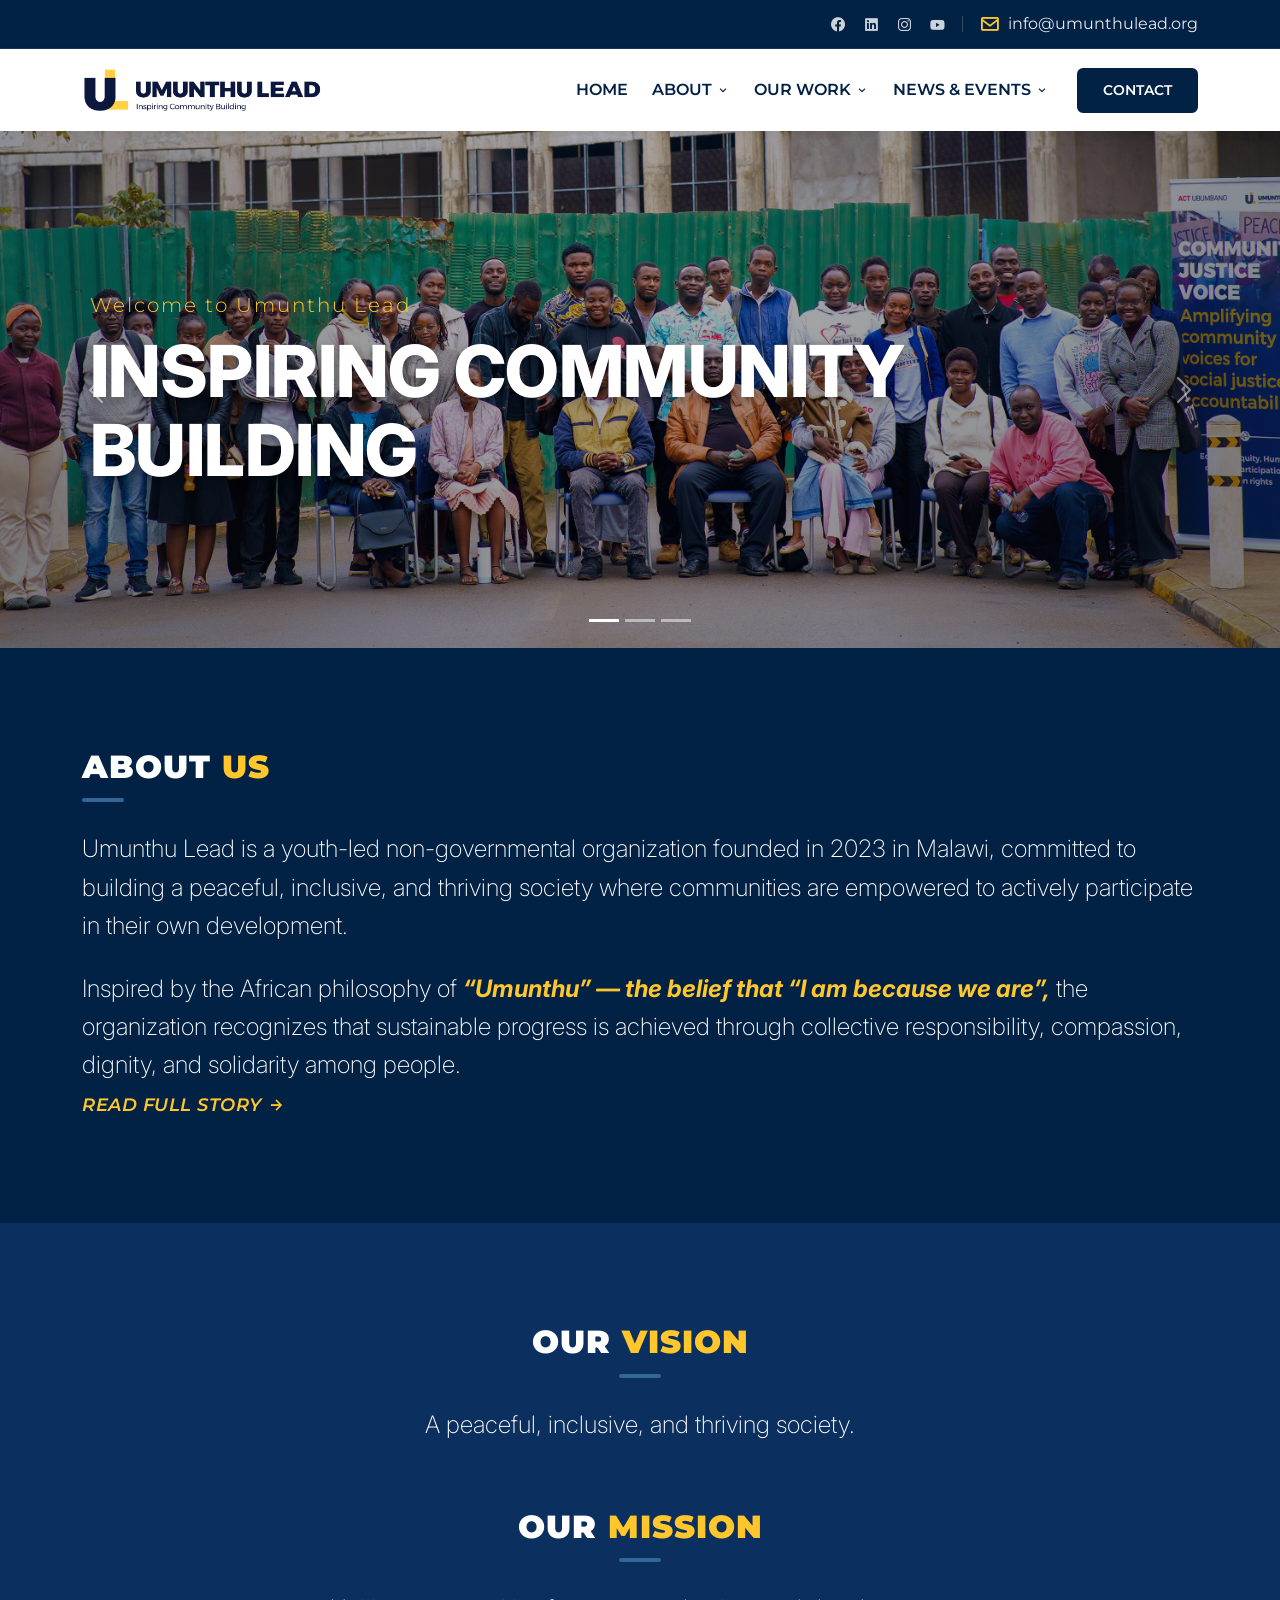
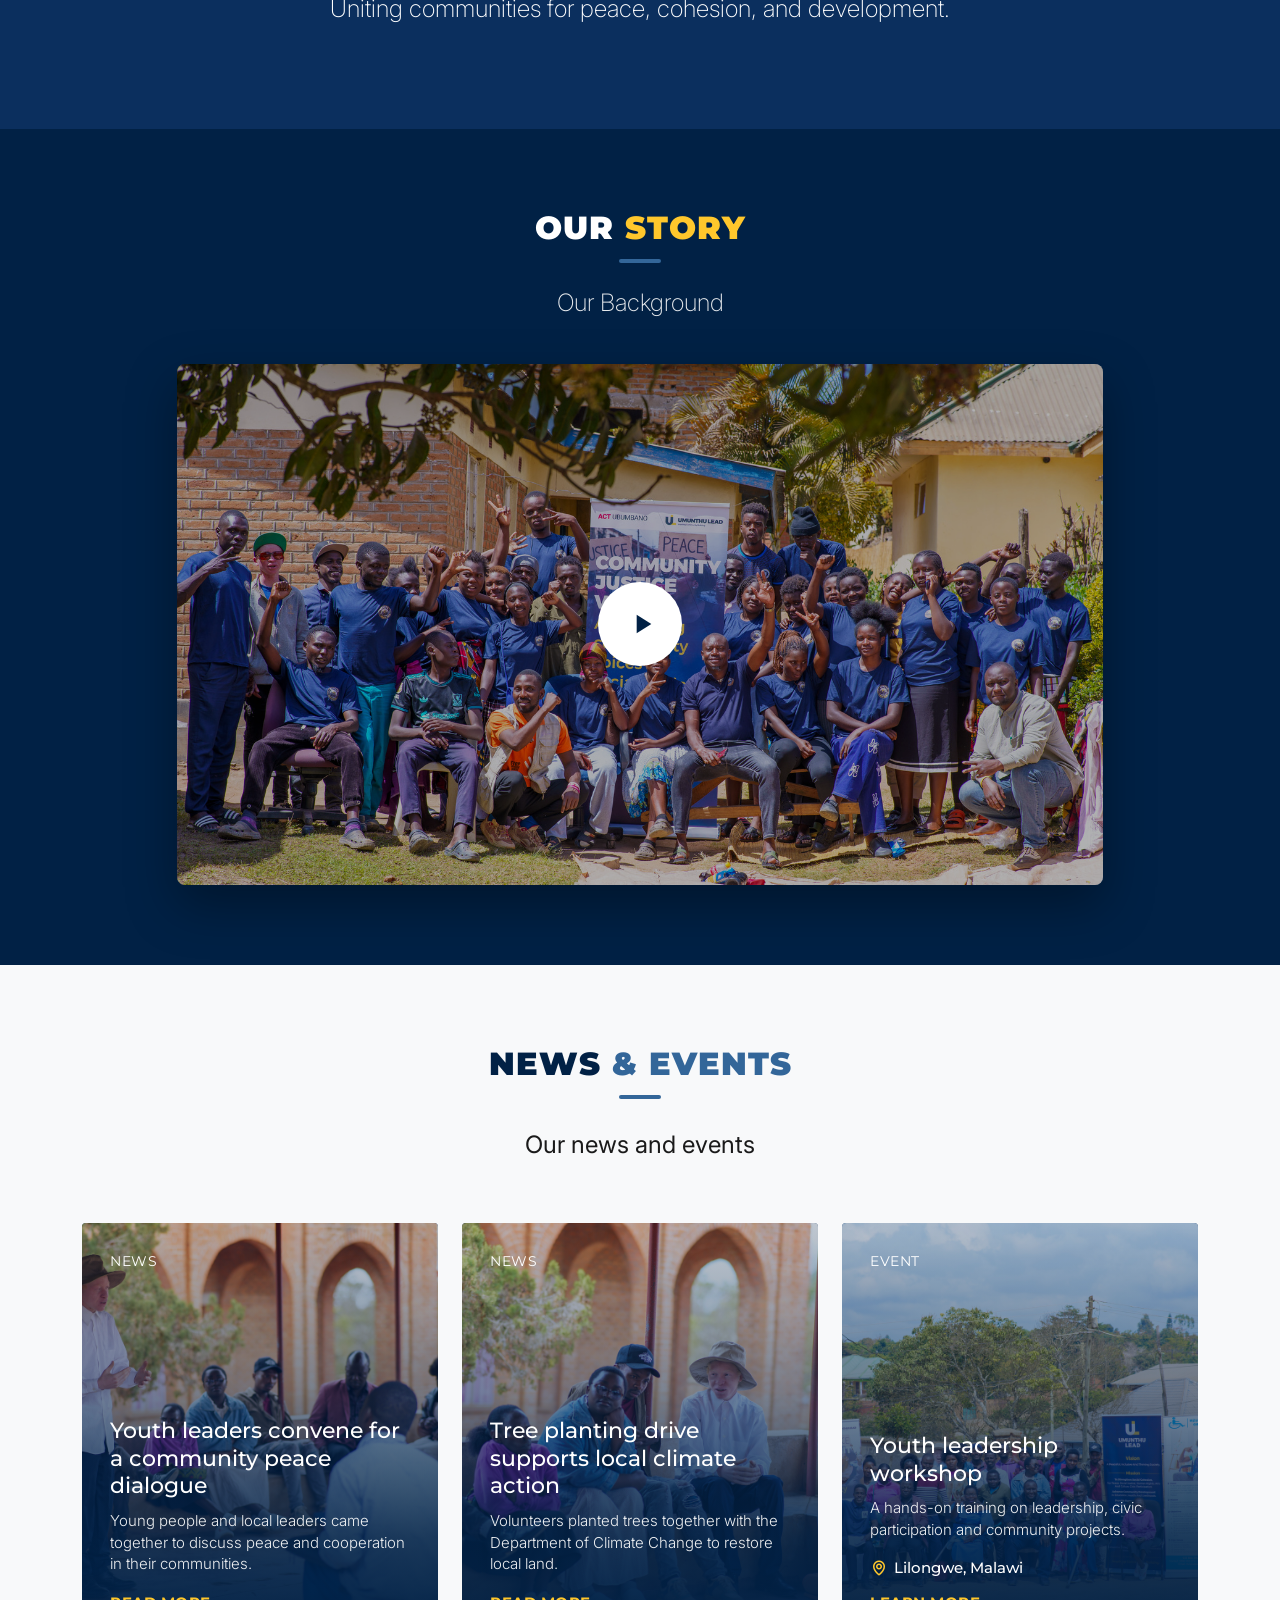
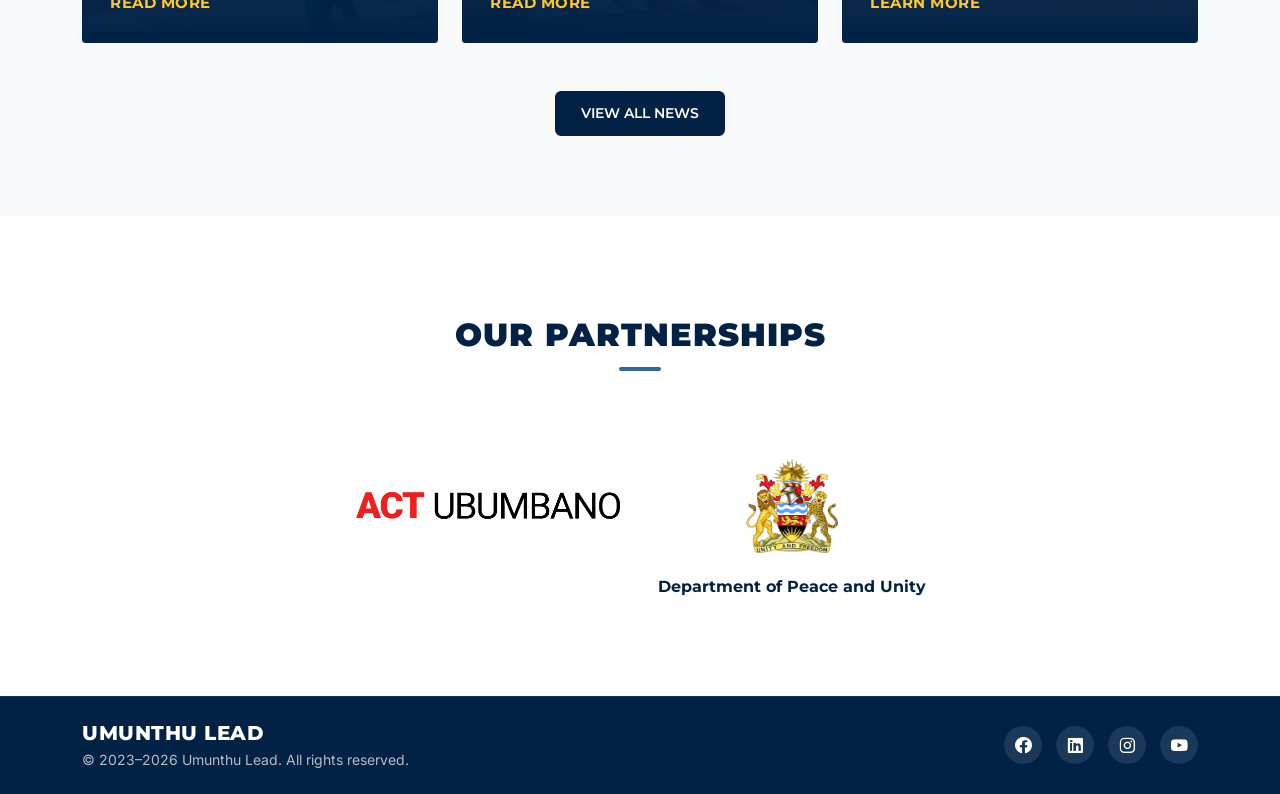
<file: index.html>
<!DOCTYPE html>
<html lang="en">

<head>
    <meta charset="UTF-8">
    <meta name="viewport" content="width=device-width, initial-scale=1.0">
    <title>Umunthu Lead</title>

    <!-- bootstrap -->
    <link rel="stylesheet" href="./assets/vendor/bootstrap.bundle.min.css">
    <!-- Owil -->
    <link rel="stylesheet" href="./assets/vendor/owl.carousel.min.css">
    <link rel="stylesheet" href="./assets/vendor/owl.theme.default.css">
    <!-- boxicons -->
    <link href='https://unpkg.com/boxicons@2.1.4/css/boxicons.min.css' rel='stylesheet'>

    <link rel="stylesheet" href="./assets/css/app.css">
</head>

<body id="home">

<!-- Header Wrapper for Sticky Nav -->
<header class="header-area">
    <!-- top nav -->
    <nav class="top-nav">
        <div class="container">
            <div class="row align-items-center justify-content-end">
                <!-- Left part left empty -->
                <div class="col-auto me-auto d-none d-md-block"></div>

                <!-- Right side grouping: Social Links + Divider + Email -->
                <div class="col-auto">
                    <div class="top-nav-right-content">
                        <!-- Social links -->
                        <div class="social-links">
                            <a href="https://www.facebook.com/profile.php?id=61565016735270" target="_blank" rel="noopener noreferrer" aria-label="Facebook">
                                <i class='bx bxl-facebook-circle'></i>
                            </a>
                            <a href="https://www.linkedin.com/company/umunthu-lead" target="_blank" rel="noopener noreferrer" aria-label="LinkedIn">
                                <i class='bx bxl-linkedin-square'></i>
                            </a>
                            <a href="https://www.instagram.com/umunthuleadhub/" target="_blank" rel="noopener noreferrer" aria-label="Instagram">
                                <i class='bx bxl-instagram'></i>
                            </a>
                            <a href="https://www.youtube.com/@UMUNTHULEAD" target="_blank" rel="noopener noreferrer" aria-label="YouTube">
                                <i class='bx bxl-youtube'></i>
                            </a>
                        </div>

                        <!-- Thin vertical divider -->
                        <div class="top-nav-divider"></div>

                        <!-- Email -->
                        <div class="top-nav-email">
                            <p>
                                <i class='bx bx-envelope'></i>
                                <span>info@umunthulead.org</span>
                            </p>
                        </div>
                    </div>
                </div>
            </div>
        </div>
    </nav>

    <!-- main nav -->
<nav class="navbar navbar-expand-lg bg-white main-nav">
    <div class="container">
        <a class="navbar-brand d-flex align-items-center gap-2" href="#">
            <img src="./assets/images/header/UMUNTHU Lead-04.png" alt="Umunthu Lead Logo" class="navbar-logo">
        </a>
        <button class="navbar-toggler" type="button" data-bs-toggle="collapse" data-bs-target="#navbarNav"
            aria-controls="navbarNav" aria-expanded="false" aria-label="Toggle navigation">
            <span class="navbar-toggler-icon"></span>
        </button>
        <div class="collapse navbar-collapse" id="navbarNav">
            <ul class="navbar-nav ms-auto">

                <!-- Home -->
                <li class="nav-item">
                    <a class="nav-link" href="#home">Home</a>
                </li>

                <!-- About Dropdown -->
                <li class="nav-item dropdown">
                    <a class="nav-link d-flex align-items-center gap-1" href="#about" id="aboutDropdown" role="button"
                        data-bs-toggle="dropdown" aria-expanded="false">
                        <span>About</span>
                        <i class='bx bx-chevron-down dropdown-icon'></i>
                    </a>
                    <ul class="dropdown-menu" aria-labelledby="aboutDropdown">
                        <li><a class="dropdown-item" href="./pages/who-we-are.html">Who We Are</a></li>
                        <li><a class="dropdown-item" href="./pages/who-we-are.html#strategic-objectives">Our Strategic objectives</a></li>
                        <!-- OUR STORY TRIGGER -->
                        <li><a class="dropdown-item" href="#" id="navOurStoryLink">Watch Our Story</a></li>
                        <li><a class="dropdown-item" href="./pages/core-values.html">Core Values</a></li>
                        <li><a class="dropdown-item" href="./pages/team.html">Our Team</a></li>
                    </ul>
                </li>

                <!-- Our Work Dropdown -->
                <li class="nav-item dropdown">
                    <a class="nav-link d-flex align-items-center gap-1" href="#" id="workDropdown" role="button"
                        data-bs-toggle="dropdown" aria-expanded="false">
                        <span>Our Work</span>
                        <i class='bx bx-chevron-down dropdown-icon'></i>
                    </a>
                    <ul class="dropdown-menu" aria-labelledby="workDropdown">
                        <li><a class="dropdown-item" href="./pages/key-focus-areas.html">Programs & Key Focus Areas</a></li>
                        <li><a class="dropdown-item" href="./pages/projects.html">Projects</a></li>
                        <!-- <li><a class="dropdown-item" href="#programs">Programs</a></li> -->
                        <li><a class="dropdown-item" href="./pages/sdgs.html">SDGs</a></li>
                    </ul>
                </li>

                <!-- News & Events Dropdown -->
                <li class="nav-item dropdown">
                    <a class="nav-link d-flex align-items-center gap-1" href="#" id="eventsDropdown" role="button"
                        data-bs-toggle="dropdown" aria-expanded="false">
                        <span>News & Events</span>
                        <i class='bx bx-chevron-down dropdown-icon'></i>
                    </a>
                    <ul class="dropdown-menu" aria-labelledby="eventsDropdown">
                        <li><a class="dropdown-item" href="#latest-news">News</a></li>
                        <!-- <li><a class="dropdown-item" href="#upcoming-events">Upcoming Events</a></li>
                        <li><a class="dropdown-item" href="#stories">Impact Stories</a></li> -->
                        <li><a class="dropdown-item" href="./pages/gallery.html">Gallery</a></li>
                    </ul>
                </li>

            </ul>
            <a href="./pages/contact.html" class="btn btn-brand ms-lg-3">Contact</a>
        </div>
    </div>
</nav>


</header>
    <!-- hero section -->
    <!-- <section class="hero-section">
        <div class="hero-overlay"></div>
        <div class="container h-100">
            <div class="row h-100 align-items-center">
                <div class="col-lg-7 col-md-9 text-white position-relative z-2">
                    <span class="hero-subtitle mb-2 d-inline-block">Empowering Communities</span>
                    <h1 class="hero-title mb-3">Inspiring Community Building</h1>
                    <p class="hero-text mb-4">We drive transformation through youth empowerment, advocacy, and sustainable community development programs across Malawi.</p>
                    <div class="hero-buttons d-flex align-items-center gap-3">
                        <a href="#about" class="btn btn-brand">Learn More</a>
                        <a href="#work" class="btn btn-outline-light-brand">Our Projects</a>
                    </div>
                </div>
            </div>
        </div>
    </section> -->


 <!-- HERO SECTION (slider) -->
<section class="hero-section" id="hero">
    <div id="heroCarousel" class="carousel slide carousel-fade" data-bs-ride="carousel" data-bs-interval="5000">

        <!-- Dots -->
        <div class="carousel-indicators">
            <button type="button" data-bs-target="#heroCarousel" data-bs-slide-to="0" class="active" aria-current="true" aria-label="Slide 1"></button>
            <button type="button" data-bs-target="#heroCarousel" data-bs-slide-to="1" aria-label="Slide 2"></button>
            <button type="button" data-bs-target="#heroCarousel" data-bs-slide-to="2" aria-label="Slide 3"></button>
        </div>

        <!-- Slides -->
        <div class="carousel-inner">

            <div class="carousel-item active">
                <div class="hero-slide hero-slide-1">
                    <div class="container hero-content">
                        <p class="hero-subtitle">Welcome to Umunthu Lead</p>
                        <h2 class="hero-title">Inspiring Community Building</h2>
                    </div>
                </div>
            </div>

            <div class="carousel-item">
                <div class="hero-slide hero-slide-2">
                    <div class="container hero-content">
                        <p class="hero-subtitle">Welcome to Umunthu Lead</p>
                        <h2 class="hero-title">Strengthening Social Cohesion</h2>
                    </div>
                </div>
            </div>

            <div class="carousel-item">
                <div class="hero-slide hero-slide-3">
                    <div class="container hero-content">
                        <p class="hero-subtitle">Welcome to Umunthu Lead</p>
                        <h2 class="hero-title">Advancing Community Development</h2>
                    </div>
                </div>
            </div>

        </div>

        <!-- Arrows -->
        <button class="carousel-control-prev" type="button" data-bs-target="#heroCarousel" data-bs-slide="prev">
            <span class="carousel-control-prev-icon" aria-hidden="true"></span>
            <span class="visually-hidden">Previous</span>
        </button>
        <button class="carousel-control-next" type="button" data-bs-target="#heroCarousel" data-bs-slide="next">
            <span class="carousel-control-next-icon" aria-hidden="true"></span>
            <span class="visually-hidden">Next</span>
        </button>

    </div>
</section>


    <!-- about -->
     
<section class="about bg-1" id="about">
    <div class="container">
        <div class="row about-row">
            <div class="col-12 col-lg-10 about-content text-start">
                <h2 class="about-title">About <span class="color-2">Us</span></h2>
                <div class="about-divider"></div>
                <p>Umunthu Lead is a youth-led non-governmental organization founded in 2023 in Malawi, committed to building a peaceful, inclusive, and thriving society where communities are empowered to actively participate in their own development.</p>
                
                <!-- Inlined Read More link right at the end of the second paragraph -->
                <p>Inspired by the African philosophy of <span class="text-italic fw-bold color-2">“Umunthu” — the belief that “I am because we are”,</span> the organization recognizes that sustainable progress is achieved through collective responsibility, compassion, dignity, and solidarity among people. <br> 
                    <a href="./pages/who-we-are.html" class="about-read-more-inline">
                        <span>Read Full Story</span>
                        <i class='bx bx-right-arrow-alt'></i>
                    </a>
                </p>
            </div>
        </div>
    </div>
</section>
   
<!-- OUR VISION & MISSION SECTION -->
<section class="about bg-2" id="vision-mission">
    <div class="container">
        <div class="row about-row justify-content-center">
            <div class="col-12 col-lg-10 about-content text-center">

                <!-- Vision -->
                <div class="vm-block" id="vision">
                    <h2 class="about-title">Our <span class="color-2">Vision</span></h2>
                    <div class="about-divider mx-auto"></div>
                    <p class="vision">A peaceful, inclusive, and thriving society.</p>
                </div>

                <!-- Mission -->
                <div class="vm-block" id="mission">
                    <h2 class="about-title">Our <span class="color-2">Mission</span></h2>
                    <div class="about-divider mx-auto"></div>
                    <p class="mission">Uniting communities for peace, cohesion, and development.</p>
                </div>

            </div>
        </div>
    </div>
</section>

<!-- OUR STORY SECTION -->
<section class="our-story bg-1" id="our-story">
    <div class="container">

        <!-- Centered heading -->
        <div class="row justify-content-center text-center">
            <div class="col-12 col-lg-10">
                <h2 class="about-title">Our <span class="color-2">Story</span></h2>
                <div class="about-divider mx-auto"></div>
                <p class="story-text">Our Background</p>
            </div>
        </div>

        <!-- Video below -->
        <div class="row justify-content-center">
            <div class="col-12 col-lg-10">
                <div class="story-video-wrapper">
                    <div class="story-video-cover"
                         id="storyVideoTrigger"
                         style="background-image: url('./assets/video/DSC08965.jpg');"
                         role="button"
                         tabindex="0"
                         aria-haspopup="dialog"
                         aria-controls="storyVideoModal"
                         aria-label="Play our story video">
                        <span class="story-play-btn">
                            <svg viewBox="0 0 24 24" width="32" height="32" fill="currentColor" aria-hidden="true">
                                <path d="M8 5v14l11-7z"/>
                            </svg>
                        </span>
                    </div>
                </div>
            </div>
        </div>

    </div>
</section>

<!-- VIDEO MODAL -->
<div class="story-modal" id="storyVideoModal" role="dialog" aria-modal="true" aria-label="Our Story Video" aria-hidden="true">
    <div class="story-modal-backdrop" data-close-modal></div>

    <div class="story-modal-dialog">
        <button type="button" class="story-modal-close" aria-label="Close video" data-close-modal>
            <svg viewBox="0 0 24 24" width="22" height="22" fill="none" stroke="currentColor" stroke-width="2.5" stroke-linecap="round" aria-hidden="true">
                <path d="M6 6l12 12M18 6L6 18"/>
            </svg>
        </button>

        <div class="story-modal-video-box">
            <video id="storyModalVideo"
                   controls
                   playsinline
                   preload="none"
                   poster="./assets/video/DSC08965.jpg"
                   controlslist="nodownload">
                <source src="./assets/video/VOICES THAT MATTER   COMMUNITY JUSTICE VOICE.mp4">
                Your browser does not support the video tag.
            </video>
        </div>
    </div>
</div>

<!-- NEWS & EVENTS SECTION -->
<section class="news" id="latest-news">
    <div class="container">

        <!-- Header -->
        <div class="row justify-content-center text-center">
            <div class="col-12 col-lg-10">
                <h2 class="about-title-dark">News <span class="color-hover">&amp; Events</span></h2>
                <div class="about-divider mx-auto"></div>
                <p class="news-intro">Our news and events</p>
            </div>
        </div>

        <!-- 3 Cards Grid -->
        <div class="row g-4 mt-1 justify-content-center">

            <!-- Card 1: News -->
            <div class="col-12 col-md-4 d-flex justify-content-center">
                <article class="news-card">
                    <a href="./pages/news-detail.html?id=1" class="news-card-link">
                        <img class="news-card-img" src="./assets/images/NewsandEvents/DSC07074.jpg" alt="Youth leaders at a community dialogue" loading="lazy">
                        <div class="news-card-body">
                            <span class="news-tag">News</span>
                            <div class="news-card-content">
                                <h3 class="news-card-title">Youth leaders convene for a community peace dialogue</h3>
                                <p class="news-card-text">Young people and local leaders came together to discuss peace and cooperation in their communities.</p>
                                <span class="news-more">Read more</span>
                            </div>
                        </div>
                    </a>
                </article>
            </div>

            <!-- Card 2: News -->
            <div class="col-12 col-md-4 d-flex justify-content-center">
                <article class="news-card">
                    <a href="./pages/news-detail.html?id=2" class="news-card-link">
                        <img class="news-card-img" src="./assets/images/NewsandEvents/DSC07107.jpg" alt="Tree planting by youth volunteers" loading="lazy">
                        <div class="news-card-body">
                            <span class="news-tag">News</span>
                            <div class="news-card-content">
                                <h3 class="news-card-title">Tree planting drive supports local climate action</h3>
                                <p class="news-card-text">Volunteers planted trees together with the Department of Climate Change to restore local land.</p>
                                <span class="news-more">Read more</span>
                            </div>
                        </div>
                    </a>
                </article>
            </div>

            <!-- Card 3: Event -->
            <div class="col-12 col-md-4 d-flex justify-content-center" id="upcoming-events">
                <article class="news-card news-card-event">
                    <a href="./pages/news-detail.html?id=3" class="news-card-link">
                        <img class="news-card-img" src="./assets/images/NewsandEvents/DSC07167.jpg" alt="Leadership training workshop" loading="lazy">
                        <div class="news-card-body">
                            <span class="news-tag">Event</span>
                            <div class="news-card-content">
                                <h3 class="news-card-title">Youth leadership workshop</h3>
                                <p class="news-card-text">A hands-on training on leadership, civic participation and community projects.</p>
                                <span class="news-meta"><i class='bx bx-map'></i> Lilongwe, Malawi</span>
                                <span class="news-more">Learn more</span>
                            </div>
                        </div>
                    </a>
                </article>
            </div>

        </div>

        <!-- View all -->
        <div class="text-center mt-5">
            <a href="./pages/news.html" class="btn btn-brand">View all news</a>
        </div>

    </div>
</section>
<!-- PARTNERSHIPS SECTION -->
<section class="about bg-white" id="partnerships">
    <div class="container">
        <!-- Centered Header -->
        <div class="row about-row justify-content-center text-center">
            <div class="col-12 col-lg-10 about-content">
                <h2 class="about-title-dark">Our Partnerships </h2>
                <div class="about-divider mx-auto"></div>
            </div>
        </div>

        <!-- 2 Partners Row -->
        <div class="row g-4 justify-content-center align-items-start text-center">

            <!-- Partner 1 -->
            <div class="col-12 col-md-auto">
                <div class="partner-item">
                    <div class="partner-logo-box mb-3">
                        <img src="./assets/images/logos/ubumbano.png" alt="ACT Ubumbano logo" class="partner-logo">
                    </div>
                    <!-- <h4 class="partner-name">ACT Ubumbano</h4> -->
                </div>
            </div>

            <!-- Partner 2 -->
            <div class="col-12 col-md-auto">
                <div class="partner-item">
                    <div class="partner-logo-box mb-3">
                        <img src="./assets/images/logos/Malawi Govenment.png" alt="Department of Climate Change logo" class="partner-logo">
                    </div>
                    <h4 class="partner-name">Department of Peace and Unity</h4>
                </div>
            </div>

        </div>
    </div>
</section>



<!-- FOOTER SECTION -->
<footer class="footer bg-1" id="contact">
    <div class="container">
        <div class="row align-items-center gy-4">
            
            <!-- Left Column: Brand & Copyright -->
            <div class="col-12 col-md-6 text-center text-md-start">
                <h3 class="footer-brand mb-1">Umunthu Lead</h3>
                <p class="footer-text mb-0">&copy; 2023–2026 Umunthu Lead. All rights reserved.</p>
            </div>

            <!-- Right Column: Social Media Links -->
            <div class="col-12 col-md-6 text-center text-md-end">
                <div class="footer-socials justify-content-center justify-content-md-end">
                    <a href="https://www.facebook.com/profile.php?id=61565016735270" target="_blank" rel="noopener noreferrer" aria-label="Facebook">
                        <i class='bx bxl-facebook-circle'></i>
                    </a>
                    <a href="https://www.linkedin.com/company/umunthu-lead" target="_blank" rel="noopener noreferrer" aria-label="LinkedIn">
                        <i class='bx bxl-linkedin-square'></i>
                    </a>
                    <a href="https://www.instagram.com/umunthuleadhub/" target="_blank" rel="noopener noreferrer" aria-label="Instagram">
                        <i class='bx bxl-instagram'></i>
                    </a>
                    <a href="https://www.youtube.com/@UMUNTHULEAD" target="_blank" rel="noopener noreferrer" aria-label="YouTube">
                        <i class='bx bxl-youtube'></i>
                    </a>
                </div>
            </div>

        </div>
    </div>
</footer>

<!-- Scroll to Top Floating Button -->
<a href="#home" class="scroll-top-btn" id="scrollTopBtn" aria-label="Scroll to top">
    <i class='bx bx-up-arrow-alt'></i>
</a>

    <script src="./assets/vendor/bootstrap.bundle.min.js"></script>
    <script src="./assets/vendor/jquery.min.js"></script>
    <script src="./assets/vendor/owl.carousel.min.js"></script>

    <script src="./assets/js/app.js"></script>
</body>

</html>
</file>
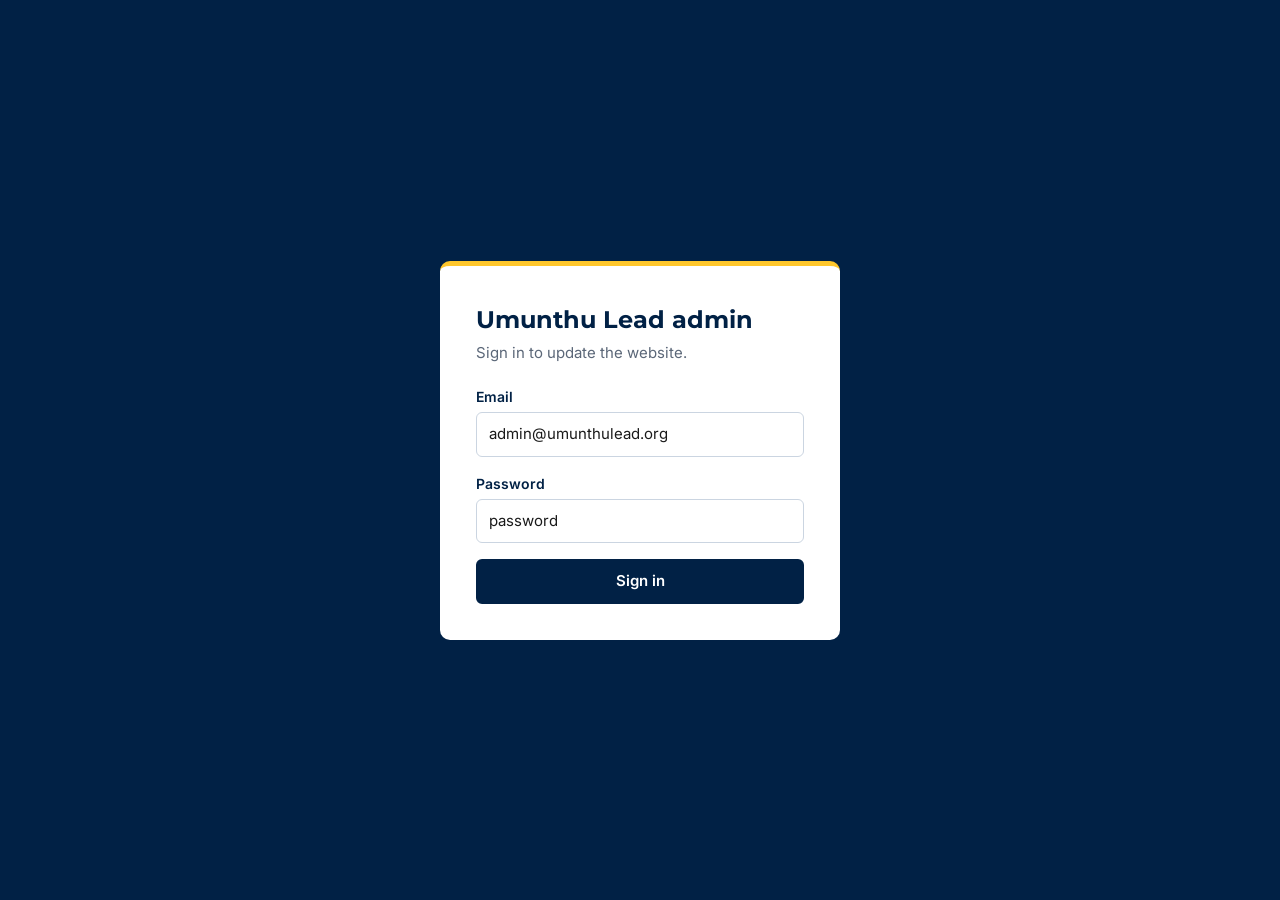
<file: pages/admin.html>
<!DOCTYPE html>
<html lang="en">
<head>
<meta charset="UTF-8">
<meta name="viewport" content="width=device-width, initial-scale=1.0">
<title>Umunthu Lead admin</title>
<link href="https://fonts.googleapis.com/css2?family=Inter:wght@300;400;500;600&family=Montserrat:wght@500;600;700;800&display=swap" rel="stylesheet">
<style>
:root{--navy:#012145;--navy2:#0B2F5E;--sun:#FFC72C;--blue:#336699;--bg:#F4F6FA;--line:#E2E8F0;--ink:#1A1A1A;--mute:#5b6778;--red:#c0392b}
*{box-sizing:border-box;margin:0}
body{font-family:Inter,sans-serif;background:var(--bg);color:var(--ink);font-size:15px;line-height:1.5}
h1,h2,h3,.brand{font-family:Montserrat,sans-serif}
button,input,textarea,select{font:inherit}
:focus-visible{outline:3px solid var(--sun);outline-offset:2px}
.hidden{display:none!important}

/* login */
#login{min-height:100vh;display:grid;place-items:center;background:var(--navy);padding:20px}
.login-box{background:#fff;border-radius:10px;padding:36px;width:100%;max-width:400px;border-top:5px solid var(--sun)}
.login-box h1{font-size:24px;color:var(--navy);margin-bottom:4px}
.login-box p{color:var(--mute);margin-bottom:22px}

/* shell */
#app{display:grid;grid-template-columns:250px 1fr;min-height:100vh}
aside{background:var(--navy);color:#fff;padding:22px 14px;position:sticky;top:0;height:100vh;display:flex;flex-direction:column}
.brand{font-weight:800;font-size:18px;padding:0 10px 22px;border-bottom:1px solid rgba(255,255,255,.12);margin-bottom:14px}
.brand small{display:block;font-family:Inter;font-weight:400;font-size:12px;color:var(--sun);margin-top:2px}
nav button{display:flex;gap:12px;align-items:center;width:100%;background:none;border:0;color:rgba(255,255,255,.78);padding:11px 12px;border-radius:6px;cursor:pointer;text-align:left;font-weight:500;border-left:3px solid transparent}
nav button:hover{background:rgba(255,255,255,.07);color:#fff}
nav button.on{background:var(--navy2);color:#fff;border-left-color:var(--sun)}
nav svg{width:18px;height:18px;flex:none}
.side-foot{margin-top:auto;padding:12px 10px 0;border-top:1px solid rgba(255,255,255,.12);font-size:13px;color:rgba(255,255,255,.7)}
.side-foot a,.side-foot button{color:var(--sun);background:none;border:0;cursor:pointer;padding:0;text-decoration:none;display:block;margin-top:6px;font-size:13px}
main{padding:34px 40px 60px;max-width:1100px;width:100%}
.top{display:flex;justify-content:space-between;align-items:flex-start;gap:16px;margin-bottom:26px;flex-wrap:wrap}
.top h1{font-size:26px;color:var(--navy)}
.top p{color:var(--mute)}
.menu-btn{display:none}

/* ui bits */
.btn{background:var(--navy);color:#fff;border:2px solid var(--navy);padding:9px 20px;border-radius:6px;font-weight:600;cursor:pointer}
.btn:hover{background:var(--blue);border-color:var(--blue)}
.btn.ghost{background:#fff;color:var(--navy)}
.btn.ghost:hover{background:var(--bg);color:var(--navy);border-color:var(--navy)}
.btn.sm{padding:5px 12px;font-size:13px}
.btn.del{background:#fff;color:var(--red);border-color:#e7c4bf}
.btn.del:hover{background:var(--red);color:#fff;border-color:var(--red)}
.card{background:#fff;border:1px solid var(--line);border-radius:8px;padding:22px}
.card+.card{margin-top:18px}
label{display:block;font-weight:600;font-size:14px;margin:0 0 5px;color:var(--navy)}
input[type=text],textarea,select{width:100%;padding:10px 12px;border:1px solid #cbd5e1;border-radius:6px;background:#fff;color:var(--ink)}
textarea{resize:vertical;min-height:110px}
.field{margin-bottom:16px}
.hint{font-size:13px;color:var(--mute);margin-top:4px}
.row{display:grid;grid-template-columns:1fr 1fr;gap:18px}
.actions{display:flex;gap:10px;justify-content:flex-end;margin-top:6px}
.stats{display:grid;grid-template-columns:repeat(auto-fit,minmax(180px,1fr));gap:16px;margin-bottom:22px}
.stat{background:#fff;border:1px solid var(--line);border-radius:8px;padding:18px 20px;border-left:5px solid var(--sun)}
.stat b{font-family:Montserrat;font-size:32px;color:var(--navy);display:block;line-height:1.1}
.stat span{color:var(--mute);font-size:14px}
.list-item{display:flex;gap:16px;align-items:center;padding:14px 0;border-top:1px solid var(--line)}
.list-item:first-child{border-top:0}
.thumb{width:84px;height:60px;border-radius:5px;object-fit:cover;background:var(--navy2);flex:none}
.grow{flex:1;min-width:0}
.grow b{display:block;white-space:nowrap;overflow:hidden;text-overflow:ellipsis}
.grow span{color:var(--mute);font-size:13px}
.tag{display:inline-block;font-size:12px;font-weight:600;padding:2px 10px;border-radius:99px;margin-right:6px}
.tag.News{background:#e3edf8;color:var(--navy2)}.tag.Event{background:#fff2c9;color:#7a5a00}
.hero-card{display:grid;grid-template-columns:230px 1fr;gap:20px}
.hero-card .pic{height:150px;border-radius:6px;background:var(--navy2) center/cover;display:grid;place-items:end start;padding:10px}
.hero-card .pic span{background:rgba(1,33,69,.8);color:#fff;font-size:12px;padding:2px 9px;border-radius:4px}
.preview{background:var(--navy2);color:#fff;border-radius:8px;padding:26px;text-align:center}
.preview h3{color:var(--sun);font-size:22px;margin-bottom:6px}
.preview p{font-weight:300;font-size:18px}
.grid{display:grid;grid-template-columns:repeat(auto-fill,minmax(190px,1fr));gap:16px}
.tile{background:#fff;border:1px solid var(--line);border-radius:8px;overflow:hidden}
.tile .im{height:120px;background:#eef2f7 center/contain no-repeat;margin:10px}
.tile.photo .im{margin:0;background-size:cover}
.tile .meta{padding:10px 12px 12px;display:flex;justify-content:space-between;align-items:center;gap:8px}
.tile .meta b{font-size:13px;overflow:hidden;text-overflow:ellipsis;white-space:nowrap}
.empty{text-align:center;color:var(--mute);padding:34px 10px}
.drop{border:2px dashed #b9c6d8;border-radius:8px;padding:16px;text-align:center;color:var(--mute);cursor:pointer;display:block;font-weight:400}
.drop:hover{border-color:var(--blue);background:#f7faff}
.drop img{max-height:110px;border-radius:5px;display:block;margin:0 auto 8px}
.drop input{display:none}

/* modal + toast */
.modal{position:fixed;inset:0;background:rgba(1,33,69,.65);display:grid;place-items:center;padding:18px;z-index:50}
.modal .card{width:100%;max-width:560px;max-height:92vh;overflow:auto}
.modal h2{color:var(--navy);margin-bottom:16px;font-size:20px}
#toast{position:fixed;bottom:26px;left:50%;transform:translate(-50%,20px);background:var(--navy);color:#fff;padding:11px 22px;border-radius:6px;border-left:5px solid var(--sun);opacity:0;pointer-events:none;transition:.25s;z-index:99}
#toast.show{opacity:1;transform:translate(-50%,0)}

@media(max-width:860px){
 #app{grid-template-columns:1fr}
 aside{position:fixed;left:0;top:0;width:250px;z-index:40;transform:translateX(-100%);transition:transform .25s}
 aside.open{transform:none}
 main{padding:20px 18px 60px}
 .menu-btn{display:inline-block;margin-bottom:14px}
 .row,.hero-card{grid-template-columns:1fr}
}
@media(prefers-reduced-motion:reduce){*{transition:none!important}}
</style>
</head>
<body>

<!-- LOGIN (UI only: replace with supabase.auth.signInWithPassword) -->
<section id="login">
  <form class="login-box" id="loginForm">
    <h1>Umunthu Lead admin</h1>
    <p>Sign in to update the website.</p>
    <div class="field"><label for="em">Email</label><input type="text" id="em" value="admin@umunthulead.org" autocomplete="username"></div>
    <div class="field"><label for="pw">Password</label><input type="text" id="pw" value="password" autocomplete="current-password" onfocus="this.type='password'"></div>
    <button class="btn" style="width:100%">Sign in</button>
  </form>
</section>

<div id="app" class="hidden">
  <aside id="side">
    <div class="brand">Umunthu Lead<small>Website admin</small></div>
    <nav id="nav"></nav>
    <div class="side-foot">Signed in as admin<a href="./index.html" target="_blank">View website</a><button id="logout">Sign out</button></div>
  </aside>
  <main>
    <button class="btn ghost sm menu-btn" id="menu">Menu</button>
    <div id="view"></div>
  </main>
</div>

<div id="toast" role="status"></div>

<script>
/* ---------- Data layer: swap these bodies for Supabase calls later ---------- */
let db = {
  hero:[
    {img:'./assets/images/hero/1.jpg',sub:'Welcome to Umunthu Lead',title:'Inspiring Community Building'},
    {img:'./assets/images/hero/2.jpg',sub:'Welcome to Umunthu Lead',title:'Strengthening Social Cohesion'},
    {img:'./assets/images/hero/3.jpg',sub:'Welcome to Umunthu Lead',title:'Advancing Community Development'}],
  about:[
    'Umunthu Lead is a youth-led non-governmental organization founded in 2023 in Malawi, committed to building a peaceful, inclusive, and thriving society where communities are empowered to actively participate in their own development.',
    'Inspired by the African philosophy of “Umunthu” — the belief that “I am because we are”, the organization recognizes that sustainable progress is achieved through collective responsibility, compassion, dignity, and solidarity among people.'],
  vision:'A peaceful, inclusive, and thriving society.',
  mission:'Uniting communities for peace, cohesion, and development.',
  news:[
    {id:1,type:'News',title:'Youth leaders convene for a community peace dialogue',text:'Young people and local leaders came together to discuss peace and cooperation in their communities.',loc:'',img:'./assets/images/NewsandEvents/DSC07074.jpg'},
    {id:2,type:'News',title:'Tree planting drive supports local climate action',text:'Volunteers planted trees together with the Department of Climate Change to restore local land.',loc:'',img:'./assets/images/NewsandEvents/DSC07107.jpg'},
    {id:3,type:'Event',title:'Youth leadership workshop',text:'A hands-on training on leadership, civic participation and community projects.',loc:'Lilongwe, Malawi',img:'./assets/images/NewsandEvents/DSC07167.jpg'}],
  partners:[
    {id:1,name:'ACT Ubumbano',logo:'./assets/images/logos/ubumbano.png',showName:false},
    {id:2,name:'Department of Peace and Unity',logo:'./assets/images/logos/Malawi Govenment.png',showName:true}],
  gallery:[]
};
const api = {
  async save(section){ /* TODO: await supabase.from('site_content').upsert({key:section,value:db[section]}) */ return true; },
  async upload(file){ /* TODO: supabase.storage.from('media').upload(...) then return public URL */ return new Promise(r=>{const f=new FileReader();f.onload=()=>r(f.result);f.readAsDataURL(file)}); }
};

/* ---------- Helpers ---------- */
const $=s=>document.querySelector(s), esc=s=>String(s??'').replace(/[&<>"]/g,c=>({'&':'&amp;','<':'&lt;','>':'&gt;','"':'&quot;'}[c]));
const toast=m=>{const t=$('#toast');t.textContent=m;t.classList.add('show');clearTimeout(toast.t);toast.t=setTimeout(()=>t.classList.remove('show'),2200)};
const ic=p=>`<svg viewBox="0 0 24 24" fill="none" stroke="currentColor" stroke-width="2" stroke-linecap="round" stroke-linejoin="round">${p}</svg>`;
const pages=[
 ['overview','Overview',ic('<rect x="3" y="3" width="7" height="9"/><rect x="14" y="3" width="7" height="5"/><rect x="14" y="12" width="7" height="9"/><rect x="3" y="16" width="7" height="5"/>')],
 ['hero','Hero slides',ic('<rect x="3" y="4" width="18" height="14" rx="2"/><path d="M8 21h8"/>')],
 ['about','About us',ic('<circle cx="12" cy="12" r="9"/><path d="M12 11v5M12 8h.01"/>')],
 ['vm','Vision & mission',ic('<circle cx="12" cy="12" r="3"/><path d="M2 12s4-7 10-7 10 7 10 7-4 7-10 7-10-7-10-7z"/>')],
 ['news','News & events',ic('<path d="M4 5h13v14H6a2 2 0 0 1-2-2z"/><path d="M17 9h3v8a2 2 0 0 1-2 2"/><path d="M8 9h5M8 13h5"/>')],
 ['partners','Partners',ic('<path d="M12 21s-8-5-8-11a5 5 0 0 1 8-4 5 5 0 0 1 8 4c0 6-8 11-8 11z"/>')],
 ['gallery','Gallery',ic('<rect x="3" y="3" width="18" height="18" rx="2"/><circle cx="9" cy="9" r="2"/><path d="M21 15l-5-5L5 21"/>')]
];
let cur='overview';
const head=(t,p,extra='')=>`<div class="top"><div><h1>${t}</h1><p>${p}</p></div>${extra}</div>`;
const imgField=(id,src,label)=>`<label class="drop" for="${id}">${src?`<img src="${esc(src)}" alt="" onerror="this.remove()">`:''}<span>${label}</span><input type="file" id="${id}" accept="image/*"></label>`;

/* ---------- Views ---------- */
const views={
overview:()=>head('Overview','What is on the website right now.',`<a class="btn ghost" href="./index.html" target="_blank" style="text-decoration:none">View website</a>`)+`
 <div class="stats">
  <div class="stat"><b>${db.hero.length}</b><span>Hero slides</span></div>
  <div class="stat"><b>${db.news.length}</b><span>News and events</span></div>
  <div class="stat"><b>${db.partners.length}</b><span>Partners</span></div>
  <div class="stat"><b>${db.gallery.length}</b><span>Gallery photos</span></div>
 </div>
 <div class="card"><h3 style="color:var(--navy);margin-bottom:12px">Quick actions</h3>
  <div style="display:flex;gap:10px;flex-wrap:wrap">
   <button class="btn" data-go="news" data-new="1">Add news or event</button>
   <button class="btn ghost" data-go="hero">Edit hero slides</button>
   <button class="btn ghost" data-go="vm">Edit vision and mission</button>
   <button class="btn ghost" data-go="gallery">Upload photos</button></div></div>`,

hero:()=>head('Hero slides','The three rotating banners at the top of the home page.')+db.hero.map((h,i)=>`
 <div class="card hero-card">
  <div><div class="pic" style="background-image:url('${esc(h.img)}')"><span>Slide ${i+1}</span></div>
   <label class="drop" style="margin-top:10px;padding:8px" for="hf${i}"><span>Change image</span><input type="file" id="hf${i}" data-hero-img="${i}" accept="image/*"></label></div>
  <div><div class="field"><label>Small heading</label><input type="text" data-hero="${i}" data-f="sub" value="${esc(h.sub)}"></div>
   <div class="field"><label>Main title</label><input type="text" data-hero="${i}" data-f="title" value="${esc(h.title)}"></div></div>
 </div>`).join('')+`<div class="actions" style="margin-top:18px"><button class="btn" data-save="hero">Save changes</button></div>`,

about:()=>head('About us','The text in the About section.')+`
 <div class="card"><div class="field"><label>First paragraph</label><textarea data-about="0">${esc(db.about[0])}</textarea></div>
 <div class="field"><label>Second paragraph</label><textarea data-about="1">${esc(db.about[1])}</textarea>
 <p class="hint">The “Read Full Story” link is added automatically.</p></div>
 <div class="actions"><button class="btn" data-save="about">Save changes</button></div></div>`,

vm:()=>head('Vision & mission','Both appear together in one section on the home page.')+`
 <div class="card"><div class="field"><label>Our vision</label><input type="text" id="vis" value="${esc(db.vision)}"></div>
 <div class="field"><label>Our mission</label><input type="text" id="mis" value="${esc(db.mission)}"></div>
 <div class="actions"><button class="btn" data-save="vm">Save changes</button></div></div>
 <div class="card" style="padding:0;border:0"><div class="preview"><h3>Our Vision</h3><p id="pv">${esc(db.vision)}</p><h3 style="margin-top:22px">Our Mission</h3><p id="pm">${esc(db.mission)}</p></div></div>`,

news:()=>head('News & events','Cards shown in the News & Events section.',`<button class="btn" data-add="news">Add post</button>`)+`
 <div class="card">${db.news.length?db.news.map(n=>`
  <div class="list-item"><img class="thumb" src="${esc(n.img)}" alt="" onerror="this.style.visibility='hidden'">
   <div class="grow"><b>${esc(n.title)}</b><span><span class="tag ${n.type}">${n.type}</span>${esc(n.type==='Event'&&n.loc?n.loc:n.text)}</span></div>
   <button class="btn ghost sm" data-edit="news" data-id="${n.id}">Edit</button>
   <button class="btn del sm" data-del="news" data-id="${n.id}">Delete</button></div>`).join(''):`<div class="empty">No posts yet. Add your first news item or event.</div>`}</div>`,

partners:()=>head('Partners','Logos shown in Our Partnerships.',`<button class="btn" data-add="partners">Add partner</button>`)+(db.partners.length?`<div class="grid">${db.partners.map(p=>`
 <div class="tile"><div class="im" style="background-image:url('${esc(p.logo)}')"></div>
  <div class="meta"><b>${esc(p.name)}</b><span><button class="btn ghost sm" data-edit="partners" data-id="${p.id}">Edit</button> <button class="btn del sm" data-del="partners" data-id="${p.id}">Delete</button></span></div></div>`).join('')}</div>`:`<div class="card empty">No partners yet. Add a logo to get started.</div>`),

gallery:()=>head('Gallery','Photos for the gallery page.',`<label class="btn" style="cursor:pointer">Upload photos<input type="file" id="gUp" accept="image/*" multiple hidden></label>`)+(db.gallery.length?`<div class="grid">${db.gallery.map(g=>`
 <div class="tile photo"><div class="im" style="background-image:url('${g.src}')"></div><div class="meta"><b>Photo</b><button class="btn del sm" data-del="gallery" data-id="${g.id}">Delete</button></div></div>`).join('')}</div>`:`<div class="card empty">No photos yet. Upload photos to build the gallery.</div>`)
};

function render(){
  $('#nav').innerHTML=pages.map(p=>`<button data-page="${p[0]}" class="${p[0]===cur?'on':''}">${p[2]}${p[1]}</button>`).join('');
  $('#view').innerHTML=views[cur]();
  $('#side').classList.remove('open'); window.scrollTo(0,0);
}
const go=p=>{cur=p;render()};

/* ---------- Modal for news + partners ---------- */
let pendingImg=null;
function openForm(kind,id){
  const isN=kind==='news', item=id?db[kind].find(x=>x.id==id):{};
  pendingImg=null;
  const m=document.createElement('div');m.className='modal';m.id='modal';
  m.innerHTML=`<div class="card"><h2>${id?'Edit':'Add'} ${isN?'post':'partner'}</h2>`+(isN?`
   <div class="row"><div class="field"><label>Type</label><select id="f-type"><option ${item.type==='News'?'selected':''}>News</option><option ${item.type==='Event'?'selected':''}>Event</option></select></div>
   <div class="field" id="locBox"><label>Location (events)</label><input type="text" id="f-loc" value="${esc(item.loc)}" placeholder="Lilongwe, Malawi"></div></div>
   <div class="field"><label>Title</label><input type="text" id="f-title" value="${esc(item.title)}"></div>
   <div class="field"><label>Short summary</label><textarea id="f-text" style="min-height:80px">${esc(item.text)}</textarea></div>
   <div class="field"><label>Cover image</label>${imgField('f-img',item.img,'Choose image')}</div>`:`
   <div class="field"><label>Partner name</label><input type="text" id="f-name" value="${esc(item.name)}"></div>
   <div class="field"><label><input type="checkbox" id="f-show" ${item.showName?'checked':''}> Show the name under the logo</label></div>
   <div class="field"><label>Logo</label>${imgField('f-img',item.logo,'Choose logo')}</div>`)+`
   <div class="actions"><button class="btn ghost" data-close>Cancel</button><button class="btn" id="f-save">Save</button></div></div>`;
  document.body.appendChild(m);
  const loc=()=>{if(isN)$('#locBox').style.display=$('#f-type').value==='Event'?'':'none'};
  if(isN){$('#f-type').onchange=loc;loc()}
  $('#f-img').onchange=async e=>{if(e.target.files[0]){pendingImg=await api.upload(e.target.files[0]);const l=e.target.closest('label');l.querySelector('img')?.remove();l.insertAdjacentHTML('afterbegin',`<img src="${pendingImg}" alt="">`)}};
  $('#f-save').onclick=async()=>{
    if(isN){
      const t=$('#f-title').value.trim(); if(!t)return toast('Add a title first');
      const o={id:id?+id:Date.now(),type:$('#f-type').value,title:t,text:$('#f-text').value.trim(),loc:$('#f-loc').value.trim(),img:pendingImg||item.img||''};
      id?db.news[db.news.findIndex(x=>x.id==id)]=o:db.news.unshift(o);
    }else{
      const n=$('#f-name').value.trim(); if(!n)return toast('Add the partner name first');
      const o={id:id?+id:Date.now(),name:n,showName:$('#f-show').checked,logo:pendingImg||item.logo||''};
      id?db.partners[db.partners.findIndex(x=>x.id==id)]=o:db.partners.push(o);
    }
    await api.save(kind); m.remove(); render(); toast('Saved');
  };
}

/* ---------- Events ---------- */
document.addEventListener('click',async e=>{
  const t=e.target.closest('[data-page],[data-go],[data-add],[data-edit],[data-del],[data-save],[data-close]'); if(!t)return;
  const d=t.dataset;
  if(d.page)return go(d.page);
  if(d.go){go(d.go);if(d.new)openForm('news');return}
  if(d.add)return openForm(d.add);
  if(d.edit)return openForm(d.edit,d.id);
  if(d.close!==undefined)return $('#modal').remove();
  if(d.del){ if(!confirm('Delete this item? This cannot be undone.'))return;
    db[d.del]=db[d.del].filter(x=>x.id!=d.id); await api.save(d.del); render(); return toast('Deleted'); }
  if(d.save){
    if(d.save==='hero')document.querySelectorAll('[data-hero]').forEach(i=>db.hero[i.dataset.hero][i.dataset.f]=i.value);
    if(d.save==='about')document.querySelectorAll('[data-about]').forEach(i=>db.about[i.dataset.about]=i.value);
    if(d.save==='vm'){db.vision=$('#vis').value;db.mission=$('#mis').value}
    await api.save(d.save); toast('Saved');
  }
});
document.addEventListener('input',e=>{
  if(e.target.id==='vis')$('#pv').textContent=e.target.value;
  if(e.target.id==='mis')$('#pm').textContent=e.target.value;
});
document.addEventListener('change',async e=>{
  const t=e.target;
  if(t.dataset.heroImg!==undefined&&t.files[0]){db.hero[t.dataset.heroImg].img=await api.upload(t.files[0]);
    const s=[...document.querySelectorAll('[data-hero]')].map(i=>[i.dataset.hero,i.dataset.f,i.value]);render();
    s.forEach(([i,f,v])=>db.hero[i][f]=v);toast('Image changed. Save to keep it.')}
  if(t.id==='gUp'){for(const f of t.files)db.gallery.unshift({id:Date.now()+Math.random(),src:await api.upload(f)});
    await api.save('gallery');render();toast('Uploaded')}
});
$('#loginForm').onsubmit=e=>{e.preventDefault();$('#login').classList.add('hidden');$('#app').classList.remove('hidden');render()};
$('#logout').onclick=()=>{$('#app').classList.add('hidden');$('#login').classList.remove('hidden')};
$('#menu').onclick=()=>$('#side').classList.toggle('open');
</script>
</body>
</html>
</file>
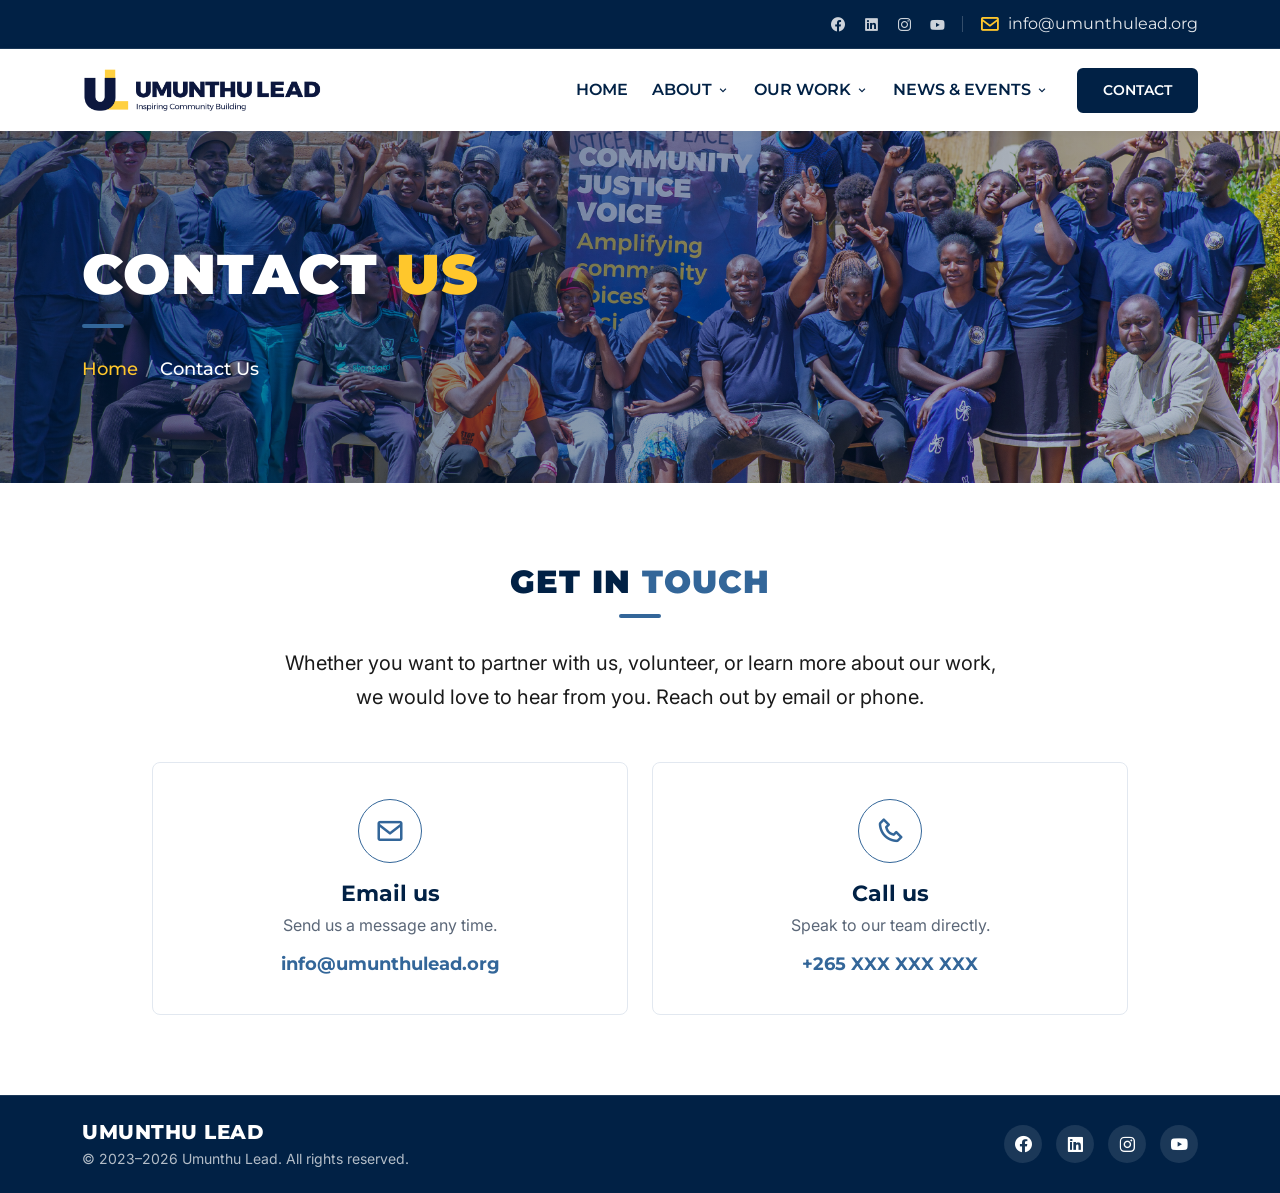
<file: pages/contact.html>
<!DOCTYPE html>
<html lang="en">
<head>
    <meta charset="UTF-8">
    <meta name="viewport" content="width=device-width, initial-scale=1.0">
    <title>Contact Us | Umunthu Lead</title>
    <link rel="stylesheet" href="../assets/vendor/bootstrap.bundle.min.css">
    <link href="https://unpkg.com/boxicons@2.1.4/css/boxicons.min.css" rel="stylesheet">
    <link rel="stylesheet" href="../assets/css/app.css">
    <link rel="stylesheet" href="../assets/css/contact.css">
</head>
<body id="home">

<header class="header-area">
    <nav class="top-nav">
        <div class="container">
            <div class="row align-items-center justify-content-end">
                <div class="col-auto me-auto d-none d-md-block"></div>
                <div class="col-auto">
                    <div class="top-nav-right-content">
                        <div class="social-links">
                            <a href="https://www.facebook.com/profile.php?id=61565016735270" target="_blank" rel="noopener noreferrer" aria-label="Facebook"><i class="bx bxl-facebook-circle"></i></a>
                            <a href="https://www.linkedin.com/company/umunthu-lead" target="_blank" rel="noopener noreferrer" aria-label="LinkedIn"><i class="bx bxl-linkedin-square"></i></a>
                            <a href="https://www.instagram.com/umunthuleadhub/" target="_blank" rel="noopener noreferrer" aria-label="Instagram"><i class="bx bxl-instagram"></i></a>
                            <a href="https://www.youtube.com/@UMUNTHULEAD" target="_blank" rel="noopener noreferrer" aria-label="YouTube"><i class="bx bxl-youtube"></i></a>
                        </div>
                        <div class="top-nav-divider"></div>
                        <div class="top-nav-email"><p><i class="bx bx-envelope"></i><span>info@umunthulead.org</span></p></div>
                    </div>
                </div>
            </div>
        </div>
    </nav>

    <nav class="navbar navbar-expand-lg bg-white main-nav">
        <div class="container">
            <a class="navbar-brand d-flex align-items-center gap-2" href="../index.html">
                <img src="../assets/images/header/UMUNTHU Lead-04.png" alt="Umunthu Lead Logo" class="navbar-logo">
            </a>
            <button class="navbar-toggler" type="button" data-bs-toggle="collapse" data-bs-target="#navbarNav" aria-controls="navbarNav" aria-expanded="false" aria-label="Toggle navigation">
                <span class="navbar-toggler-icon"></span>
            </button>
            <div class="collapse navbar-collapse" id="navbarNav">
                <ul class="navbar-nav ms-auto">
                    <li class="nav-item"><a class="nav-link" href="../index.html">Home</a></li>
                    <li class="nav-item dropdown">
                        <a class="nav-link d-flex align-items-center gap-1" href="../index.html#about" id="aboutDropdown" role="button" data-bs-toggle="dropdown" aria-expanded="false">
                            <span>About</span><i class="bx bx-chevron-down dropdown-icon"></i>
                        </a>
                        <ul class="dropdown-menu" aria-labelledby="aboutDropdown">
                            <li><a class="dropdown-item" href="./who-we-are.html">Who We Are</a></li>
                            <li><a class="dropdown-item" href="./who-we-are.html#strategic-objectives">Our Strategic objectives</a></li>
                            <li><a class="dropdown-item" href="../index.html#our-story">Watch Our Story</a></li>
                            <li><a class="dropdown-item" href="./core-values.html">Core Values</a></li>
                            <li><a class="dropdown-item" href="./team.html">Our Team</a></li>
                        </ul>
                    </li>
                    <li class="nav-item dropdown">
                        <a class="nav-link d-flex align-items-center gap-1" href="#" id="workDropdown" role="button" data-bs-toggle="dropdown" aria-expanded="false">
                            <span>Our Work</span><i class="bx bx-chevron-down dropdown-icon"></i>
                        </a>
                        <ul class="dropdown-menu" aria-labelledby="workDropdown">
                            <li><a class="dropdown-item" href="./key-focus-areas.html">Programs &amp; Key Focus Areas</a></li>
                            <li><a class="dropdown-item" href="./projects.html">Projects</a></li>
                            <li><a class="dropdown-item" href="./sdgs.html">SDGs</a></li>
                        </ul>
                    </li>
                    <li class="nav-item dropdown">
                        <a class="nav-link d-flex align-items-center gap-1" href="#" id="eventsDropdown" role="button" data-bs-toggle="dropdown" aria-expanded="false">
                            <span>News &amp; Events</span><i class="bx bx-chevron-down dropdown-icon"></i>
                        </a>
                        <ul class="dropdown-menu" aria-labelledby="eventsDropdown">
                            <li><a class="dropdown-item" href="./news.html">News</a></li>
                            <li><a class="dropdown-item" href="./gallery.html">Gallery</a></li>
                        </ul>
                    </li>
                </ul>
                <a href="./contact.html" class="btn btn-brand ms-lg-3">Contact</a>
            </div>
        </div>
    </nav>
</header>

<main>
    <section class="ct-hero bg-2">
        <div class="container">
            <h1 class="about-title text-start mb-3" style="font-size: clamp(36px, 5vw, 56px);">Contact <span class="color-2">Us</span></h1>
            <div class="about-divider"></div>
            <nav class="ct-breadcrumb" aria-label="breadcrumb">
                <a href="../index.html">Home</a><span class="sep">/</span><span class="current">Contact Us</span>
            </nav>
        </div>
    </section>

    <!-- EMAIL + PHONE -->
    <section class="ct-direct">
        <div class="container">
            <h2 class="about-title-dark text-center">Get in <span class="color-hover">Touch</span></h2>
            <div class="about-divider mx-auto"></div>
            <p class="ct-intro">Whether you want to partner with us, volunteer, or learn more about our work, we would love to hear from you. Reach out by email or phone.</p>

            <div class="row g-4 justify-content-center">
                <div class="col-12 col-md-6">
                    <div class="ct-card">
                        <span class="ct-icon"><i class="bx bx-envelope"></i></span>
                        <h3>Email us</h3>
                        <p>Send us a message any time.</p>
                        <a class="ct-link" href="mailto:info@umunthulead.org">info@umunthulead.org</a>
                    </div>
                </div>
                <div class="col-12 col-md-6">
                    <div class="ct-card">
                        <span class="ct-icon"><i class="bx bx-phone"></i></span>
                        <h3>Call us</h3>
                        <p>Speak to our team directly.</p>
                        <!-- TODO: replace XXX with the real number, in both the href and the text -->
                        <a class="ct-link" href="tel:+265XXXXXXXXX">+265 XXX XXX XXX</a>
                    </div>
                </div>
            </div>
        </div>
    </section>

    <!-- SOCIAL MEDIA -->
    <!-- <section class="ct-social bg-1">
        <div class="container">
            <h2 class="about-title">Follow <span class="color-2">Us</span></h2>
            <div class="about-divider mx-auto"></div>
            <p class="ct-intro">Stay up to date with our stories, events and community work on social media.</p>

            <div class="row g-3 justify-content-center">
                <div class="col-12 col-sm-6">
                    <a class="ct-tile" href="https://www.facebook.com/profile.php?id=61565016735270" target="_blank" rel="noopener noreferrer">
                        <i class="bx bxl-facebook-circle"></i><div><b>Facebook</b><span>Umunthu Lead</span></div>
                    </a>
                </div>
                <div class="col-12 col-sm-6">
                    <a class="ct-tile" href="https://www.linkedin.com/company/umunthu-lead" target="_blank" rel="noopener noreferrer">
                        <i class="bx bxl-linkedin-square"></i><div><b>LinkedIn</b><span>Umunthu Lead</span></div>
                    </a>
                </div>
                <div class="col-12 col-sm-6">
                    <a class="ct-tile" href="https://www.instagram.com/umunthuleadhub/" target="_blank" rel="noopener noreferrer">
                        <i class="bx bxl-instagram"></i><div><b>Instagram</b><span>@umunthuleadhub</span></div>
                    </a>
                </div>
                <div class="col-12 col-sm-6">
                    <a class="ct-tile" href="https://www.youtube.com/@UMUNTHULEAD" target="_blank" rel="noopener noreferrer">
                        <i class="bx bxl-youtube"></i><div><b>YouTube</b><span>@UMUNTHULEAD</span></div>
                    </a>
                </div>
            </div>
        </div>
    </section> -->
</main>

<footer class="footer bg-1" id="contact">
    <div class="container">
        <div class="row align-items-center gy-4">
            <div class="col-12 col-md-6 text-center text-md-start">
                <h3 class="footer-brand mb-1">Umunthu Lead</h3>
                <p class="footer-text mb-0">&copy; 2023–2026 Umunthu Lead. All rights reserved.</p>
            </div>
            <div class="col-12 col-md-6 text-center text-md-end">
                <div class="footer-socials justify-content-center justify-content-md-end">
                    <a href="https://www.facebook.com/profile.php?id=61565016735270" target="_blank" rel="noopener noreferrer" aria-label="Facebook"><i class="bx bxl-facebook-circle"></i></a>
                    <a href="https://www.linkedin.com/company/umunthu-lead" target="_blank" rel="noopener noreferrer" aria-label="LinkedIn"><i class="bx bxl-linkedin-square"></i></a>
                    <a href="https://www.instagram.com/umunthuleadhub/" target="_blank" rel="noopener noreferrer" aria-label="Instagram"><i class="bx bxl-instagram"></i></a>
                    <a href="https://www.youtube.com/@UMUNTHULEAD" target="_blank" rel="noopener noreferrer" aria-label="YouTube"><i class="bx bxl-youtube"></i></a>
                </div>
            </div>
        </div>
    </div>
</footer>

<a href="#home" class="scroll-top-btn" id="scrollTopBtn" aria-label="Scroll to top"><i class="bx bx-up-arrow-alt"></i></a>

<script src="../assets/vendor/bootstrap.bundle.min.js"></script>
<script>
document.addEventListener("DOMContentLoaded", function () {
    var b = document.getElementById("scrollTopBtn");
    window.addEventListener("scroll", function () { b.classList.toggle("show", window.scrollY > 300); });
    b.addEventListener("click", function (e) { e.preventDefault(); window.scrollTo({ top: 0, behavior: "smooth" }); });
});
</script>
</body>
</html>
</file>
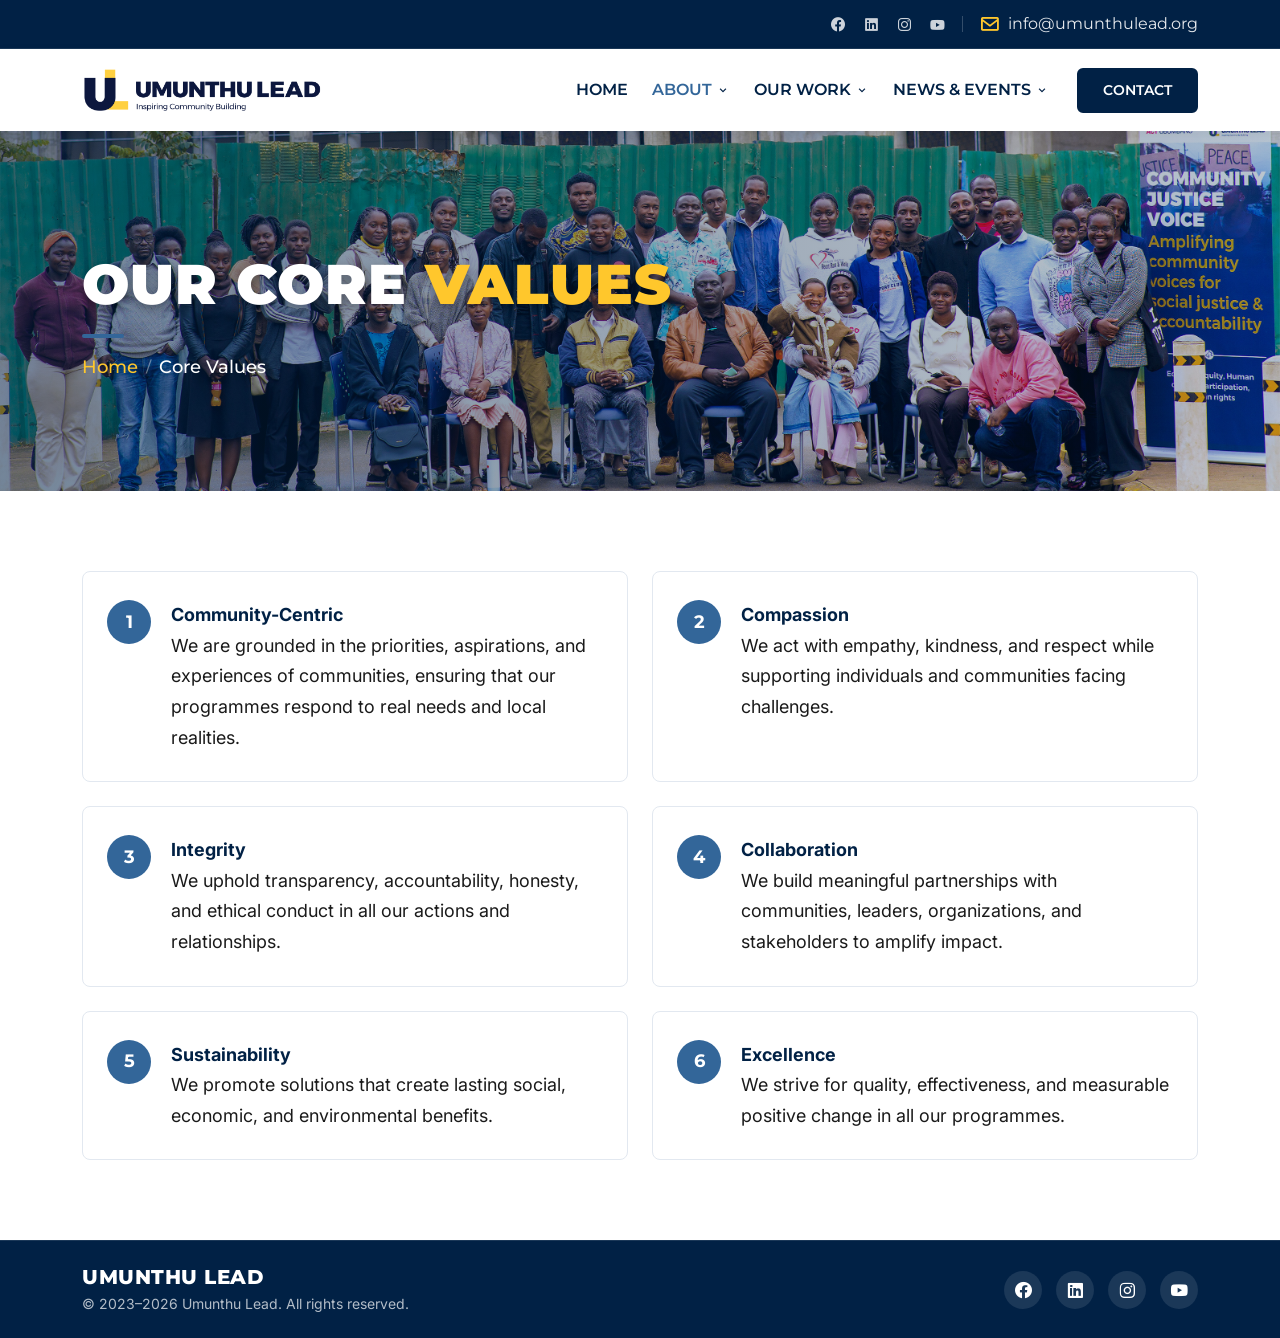
<file: pages/core-values.html>
<!DOCTYPE html>
<html lang="en">

<head>
    <meta charset="UTF-8">
    <meta name="viewport" content="width=device-width, initial-scale=1.0">
    <title>Our Core Values | Umunthu Lead</title>

    <!-- Bootstrap -->
    <link rel="stylesheet" href="../assets/vendor/bootstrap.bundle.min.css">
    <!-- Boxicons -->
    <link href='https://unpkg.com/boxicons@2.1.4/css/boxicons.min.css' rel='stylesheet'>
    <!-- Main App Stylesheet -->
    <link rel="stylesheet" href="../assets/css/app.css">
    <!-- Shared page header/section styles -->
    <link rel="stylesheet" href="../assets/css/who-we-are.css">
</head>

<body id="home">

<!-- Header Wrapper for Sticky Nav -->
<header class="header-area">
    <!-- top nav -->
    <nav class="top-nav">
        <div class="container">
            <div class="row align-items-center justify-content-end">
                <div class="col-auto me-auto d-none d-md-block"></div>

                <div class="col-auto">
                    <div class="top-nav-right-content">
                        <div class="social-links">
                            <a href="https://www.facebook.com/profile.php?id=61565016735270" target="_blank" rel="noopener noreferrer" aria-label="Facebook">
                                <i class='bx bxl-facebook-circle'></i>
                            </a>
                            <a href="https://www.linkedin.com/company/umunthu-lead" target="_blank" rel="noopener noreferrer" aria-label="LinkedIn">
                                <i class='bx bxl-linkedin-square'></i>
                            </a>
                            <a href="https://www.instagram.com/umunthuleadhub/" target="_blank" rel="noopener noreferrer" aria-label="Instagram">
                                <i class='bx bxl-instagram'></i>
                            </a>
                            <a href="https://www.youtube.com/@UMUNTHULEAD" target="_blank" rel="noopener noreferrer" aria-label="YouTube">
                                <i class='bx bxl-youtube'></i>
                            </a>
                        </div>

                        <div class="top-nav-divider"></div>

                        <div class="top-nav-email">
                            <p>
                                <i class='bx bx-envelope'></i>
                                <span>info@umunthulead.org</span>
                            </p>
                        </div>
                    </div>
                </div>
            </div>
        </div>
    </nav>

    <!-- main nav -->
    <nav class="navbar navbar-expand-lg bg-white main-nav">
        <div class="container">
            <a class="navbar-brand d-flex align-items-center gap-2" href="../index.html">
                <img src="../assets/images/header/UMUNTHU Lead-04.png" alt="Umunthu Lead Logo" class="navbar-logo">
            </a>
            <button class="navbar-toggler" type="button" data-bs-toggle="collapse" data-bs-target="#navbarNav"
                aria-controls="navbarNav" aria-expanded="false" aria-label="Toggle navigation">
                <span class="navbar-toggler-icon"></span>
            </button>
            <div class="collapse navbar-collapse" id="navbarNav">
                <ul class="navbar-nav ms-auto">

                    <!-- Home -->
                    <li class="nav-item">
                        <a class="nav-link" href="../index.html">Home</a>
                    </li>

                    <!-- About Dropdown -->
                    <li class="nav-item dropdown">
                        <a class="nav-link active d-flex align-items-center gap-1" href="../index.html#about" id="aboutDropdown" role="button"
                            data-bs-toggle="dropdown" aria-expanded="false">
                            <span>About</span>
                            <i class='bx bx-chevron-down dropdown-icon'></i>
                        </a>
                        <ul class="dropdown-menu" aria-labelledby="aboutDropdown">
                            <li><a class="dropdown-item" href="./who-we-are.html">Who We Are</a></li>
                            <li><a class="dropdown-item" href="./who-we-are.html#strategic-objectives">Our Strategic objectives</a></li>
                            <li><a class="dropdown-item" href="javascript:void(0)" id="navOurStoryLink">Watch Our Story</a></li>
                            <li><a class="dropdown-item" href="./core-values.html">Core Values</a></li>
                            <li><a class="dropdown-item" href="team.html">Our Team</a></li>
                        </ul>
                    </li>

                    <!-- Our Work Dropdown -->
                    <li class="nav-item dropdown">
                        <a class="nav-link d-flex align-items-center gap-1" href="#" id="workDropdown" role="button"
                            data-bs-toggle="dropdown" aria-expanded="false">
                            <span>Our Work</span>
                            <i class='bx bx-chevron-down dropdown-icon'></i>
                        </a>
                        <ul class="dropdown-menu" aria-labelledby="workDropdown">
                            <li><a class="dropdown-item" href="./key-focus-areas.html">Programs & Key Focus Areas</a></li>
                            <li><a class="dropdown-item" href="./projects.html">Projects</a></li>
                            <!-- <li><a class="dropdown-item" href="../index.html#programs">Programs</a></li> -->
                            <li><a class="dropdown-item" href="../index.html#sdgs">SDGs</a></li>
                        </ul>
                    </li>

                    <!-- News & Events Dropdown -->
                    <li class="nav-item dropdown">
                        <a class="nav-link d-flex align-items-center gap-1" href="#" id="eventsDropdown" role="button"
                            data-bs-toggle="dropdown" aria-expanded="false">
                            <span>News & Events</span>
                            <i class='bx bx-chevron-down dropdown-icon'></i>
                        </a>
                        <ul class="dropdown-menu" aria-labelledby="eventsDropdown">
                             <li><a class="dropdown-item" href="../index.html#latest-news">News</a></li>
                            <!-- <li><a class="dropdown-item" href="../index.html#upcoming-events">Upcoming Events</a></li>
                            <li><a class="dropdown-item" href="../index.html#stories">Impact Stories</a></li> -->
                            <li><a class="dropdown-item" href="gallery.html">Gallery</a></li>
                        </ul>
                    </li>

                </ul>
                <a href="contact.html" class="btn btn-brand ms-lg-3">Contact</a>
            </div>
        </div>
    </nav>
</header>

<main>

    <!-- PAGE HEADER -->
    <section class="wwa-hero bg-2">
        <div class="container">
            <h1 class="about-title text-start mb-3" style="font-size: clamp(36px, 5vw, 56px);">Our Core <span class="color-2">Values</span></h1>
            <div class="about-divider"></div>
            <nav class="wwa-breadcrumb" aria-label="breadcrumb">
                <a href="../index.html">Home</a>
                <span class="separator">/</span>
                <span class="current">Core Values</span>
            </nav>
        </div>
    </section>

    <!-- CORE VALUES -->
    <section class="wwa-section wwa-white" id="core-values">
        <div class="container">
            <div class="row g-4 cv-grid">

                <div class="col-12 col-md-6">
                    <div class="objective-card">
                        <div class="objective-num">1</div>
                        <div class="objective-body">
                            <p><strong>Community-Centric</strong> <br> We are grounded in the priorities, aspirations, and experiences of communities, ensuring that our programmes respond to real needs and local realities.</p>
                        </div>
                    </div>
                </div>

                <div class="col-12 col-md-6">
                    <div class="objective-card">
                        <div class="objective-num">2</div>
                        <div class="objective-body">
                            <p><strong>Compassion</strong> <br> We act with empathy, kindness, and respect while supporting individuals and communities facing challenges.</p>
                        </div>
                    </div>
                </div>

                <div class="col-12 col-md-6">
                    <div class="objective-card">
                        <div class="objective-num">3</div>
                        <div class="objective-body">
                            <p><strong>Integrity</strong> <br> We uphold transparency, accountability, honesty, and ethical conduct in all our actions and relationships.</p>
                        </div>
                    </div>
                </div>

                <div class="col-12 col-md-6">
                    <div class="objective-card">
                        <div class="objective-num">4</div>
                        <div class="objective-body">
                            <p><strong>Collaboration</strong> <br> We build meaningful partnerships with communities, leaders, organizations, and stakeholders to amplify impact.</p>
                        </div>
                    </div>
                </div>

                <div class="col-12 col-md-6">
                    <div class="objective-card">
                        <div class="objective-num">5</div>
                        <div class="objective-body">
                            <p><strong>Sustainability</strong> <br> We promote solutions that create lasting social, economic, and environmental benefits.</p>
                        </div>
                    </div>
                </div>

                <div class="col-12 col-md-6">
                    <div class="objective-card">
                        <div class="objective-num">6</div>
                        <div class="objective-body">
                            <p><strong>Excellence</strong> <br> We strive for quality, effectiveness, and measurable positive change in all our programmes.</p>
                        </div>
                    </div>
                </div>

            </div>
        </div>
    </section>

</main>

<!-- FOOTER SECTION -->
<footer class="footer bg-1" id="contact">
    <div class="container">
        <div class="row align-items-center gy-4">

            <div class="col-12 col-md-6 text-center text-md-start">
                <h3 class="footer-brand mb-1">Umunthu Lead</h3>
                <p class="footer-text mb-0">&copy; 2023–2026 Umunthu Lead. All rights reserved.</p>
            </div>

            <div class="col-12 col-md-6 text-center text-md-end">
                <div class="footer-socials justify-content-center justify-content-md-end">
                    <a href="https://www.facebook.com/profile.php?id=61565016735270" target="_blank" rel="noopener noreferrer" aria-label="Facebook">
                        <i class='bx bxl-facebook-circle'></i>
                    </a>
                    <a href="https://www.linkedin.com/company/umunthu-lead" target="_blank" rel="noopener noreferrer" aria-label="LinkedIn">
                        <i class='bx bxl-linkedin-square'></i>
                    </a>
                    <a href="https://www.instagram.com/umunthuleadhub/" target="_blank" rel="noopener noreferrer" aria-label="Instagram">
                        <i class='bx bxl-instagram'></i>
                    </a>
                    <a href="https://www.youtube.com/@UMUNTHULEAD" target="_blank" rel="noopener noreferrer" aria-label="YouTube">
                        <i class='bx bxl-youtube'></i>
                    </a>
                </div>
            </div>

        </div>
    </div>
</footer>

<!-- VIDEO MODAL -->
<div class="story-modal" id="storyVideoModal" role="dialog" aria-modal="true" aria-label="Our Story Video" aria-hidden="true">
    <div class="story-modal-backdrop" data-close-modal></div>

    <div class="story-modal-dialog">
        <button type="button" class="story-modal-close" aria-label="Close video" data-close-modal>
            <svg viewBox="0 0 24 24" width="22" height="22" fill="none" stroke="currentColor" stroke-width="2.5" stroke-linecap="round" aria-hidden="true">
                <path d="M6 6l12 12M18 6L6 18"/>
            </svg>
        </button>

        <div class="story-modal-video-box">
            <video id="storyModalVideo"
                   controls
                   playsinline
                   preload="none"
                   poster="../assets/video/DSC08965.jpg"
                   controlslist="nodownload">
                <source src="../assets/video/VOICES THAT MATTER   COMMUNITY JUSTICE VOICE.mp4">
                Your browser does not support the video tag.
            </video>
        </div>
    </div>
</div>

<!-- Scroll to Top Floating Button -->
<a href="#home" class="scroll-top-btn" id="scrollTopBtn" aria-label="Scroll to top">
    <i class='bx bx-up-arrow-alt'></i>
</a>

<script src="../assets/vendor/bootstrap.bundle.min.js"></script>
<script src="../assets/js/app.js"></script>
<script>
    document.addEventListener('DOMContentLoaded', function () {
        var btn = document.getElementById('scrollTopBtn');
        if (!btn) return;
        window.addEventListener('scroll', function () {
            btn.classList.toggle('show', window.scrollY > 300);
        });
        btn.addEventListener('click', function (e) {
            e.preventDefault();
            window.scrollTo({ top: 0, behavior: 'smooth' });
        });

        // Navbar Watch Our Story modal trigger
        const navTrigger = document.getElementById('navOurStoryLink');
        const modal = document.getElementById('storyVideoModal');
        const video = document.getElementById('storyModalVideo');
        if (navTrigger && modal && video) {
            const closers = modal.querySelectorAll('[data-close-modal]');

            function openModal(e) {
                if (e) e.preventDefault();
                modal.classList.add('is-open');
                modal.setAttribute('aria-hidden', 'false');
                document.body.classList.add('story-modal-open');
                const playPromise = video.play();
                if (playPromise && playPromise.catch) {
                    playPromise.catch(function (err) {
                        console.log('Autoplay blocked:', err);
                    });
                }
                const closeBtn = modal.querySelector('.story-modal-close');
                if (closeBtn) closeBtn.focus();
            }

            function closeModal() {
                video.pause();
                video.currentTime = 0;
                modal.classList.remove('is-open');
                modal.setAttribute('aria-hidden', 'true');
                document.body.classList.remove('story-modal-open');
            }

            navTrigger.addEventListener('click', function (e) {
                e.preventDefault();
                const navbarCollapse = document.getElementById('navbarNav');
                if (navbarCollapse && navbarCollapse.classList.contains('show')) {
                    const bsCollapse = bootstrap.Collapse.getInstance(navbarCollapse);
                    if (bsCollapse) {
                        bsCollapse.hide();
                    } else {
                        navbarCollapse.classList.remove('show');
                    }
                }
                openModal(e);
            });

            closers.forEach(function (el) {
                el.addEventListener('click', closeModal);
            });

            document.addEventListener('keydown', function (e) {
                if (e.key === 'Escape' && modal.classList.contains('is-open')) {
                    closeModal();
                }
            });
        }
    });
</script>
</body>

</html>
</file>
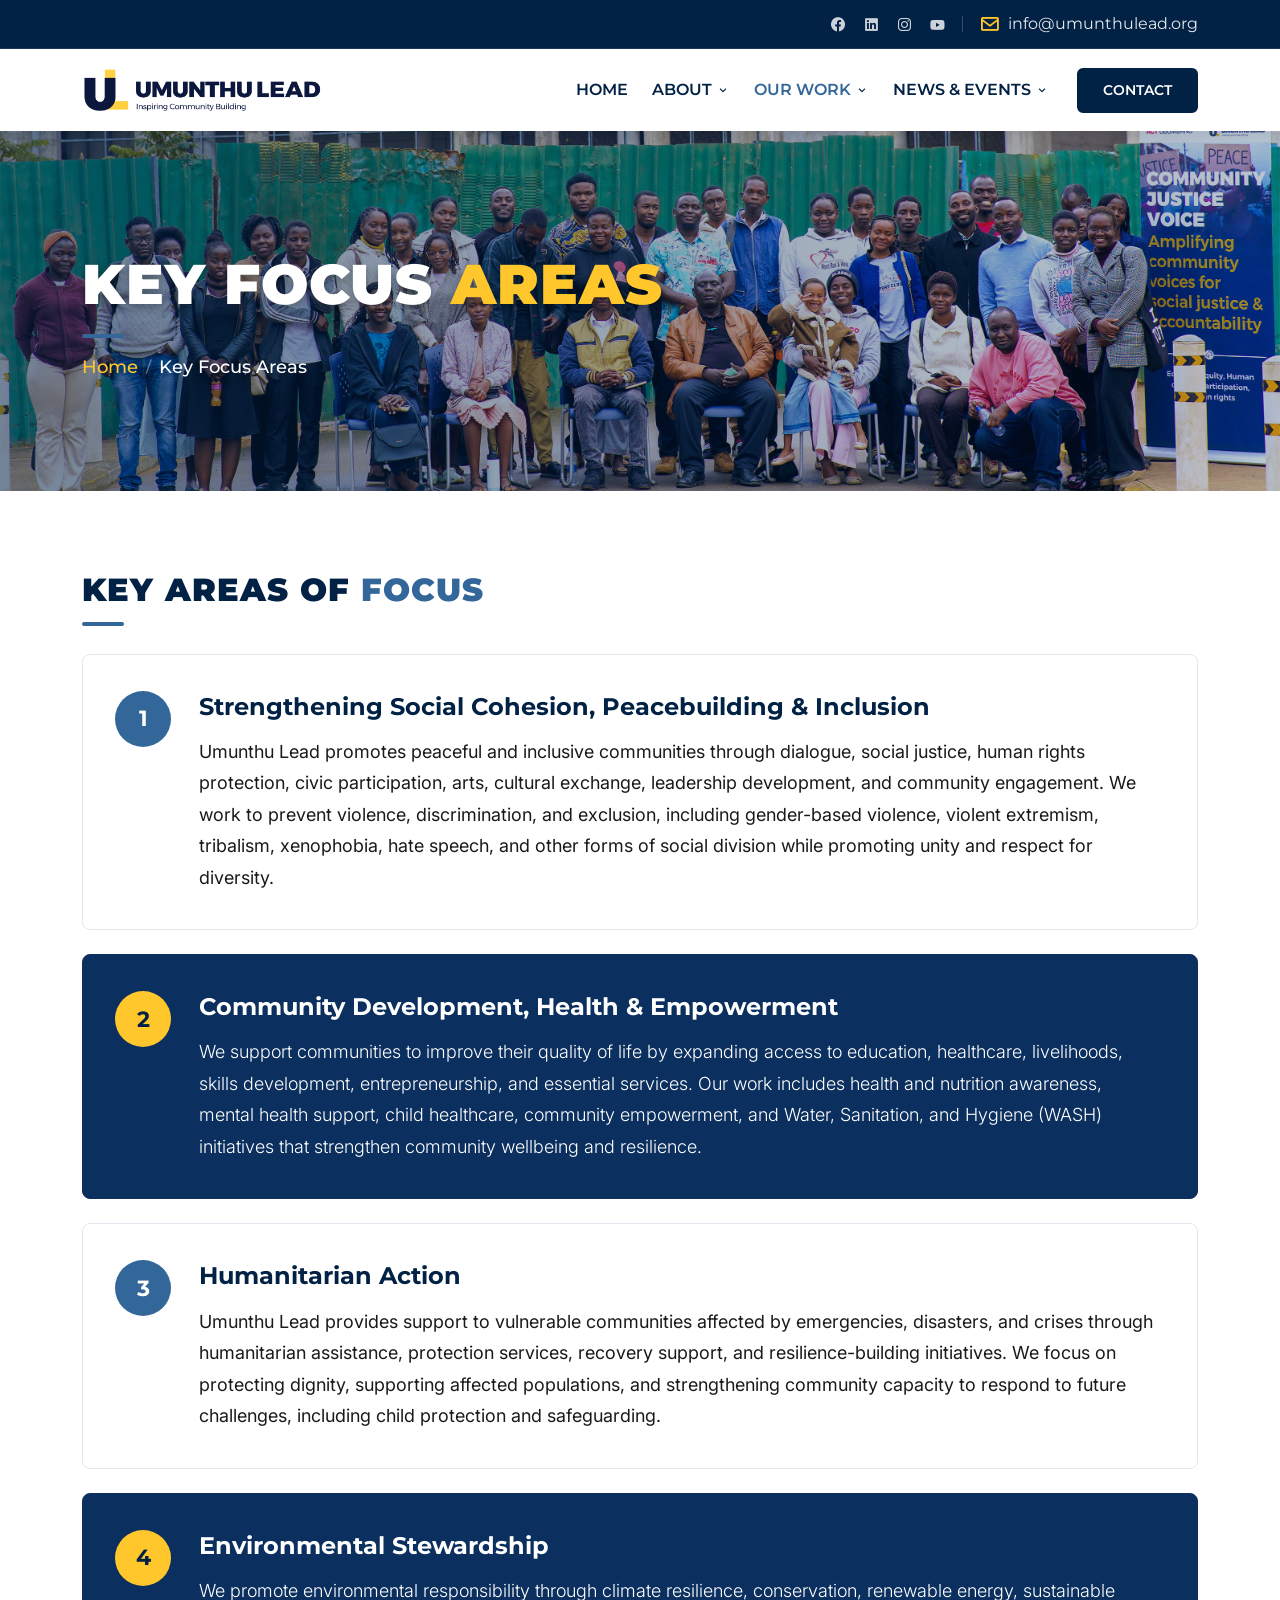
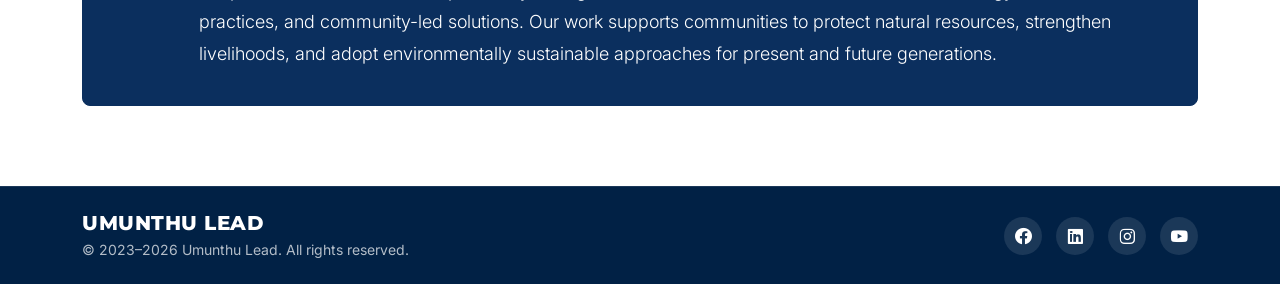
<file: pages/key-focus-areas.html>
<!DOCTYPE html>
<html lang="en">

<head>
    <meta charset="UTF-8">
    <meta name="viewport" content="width=device-width, initial-scale=1.0">
    <title>Key Focus Areas | Umunthu Lead</title>

    <!-- Bootstrap -->
    <link rel="stylesheet" href="../assets/vendor/bootstrap.bundle.min.css">
    <!-- Boxicons -->
    <link href='https://unpkg.com/boxicons@2.1.4/css/boxicons.min.css' rel='stylesheet'>
    <!-- Main App Stylesheet -->
    <link rel="stylesheet" href="../assets/css/app.css">
    <!-- Shared hero/breadcrumb styles -->
    <link rel="stylesheet" href="../assets/css/who-we-are.css">
    <!-- Page-Specific Stylesheet -->
    <link rel="stylesheet" href="../assets/css/key-focus-areas.css">
</head>

<body id="home">

<!-- Header Wrapper for Sticky Nav -->
<header class="header-area">
    <!-- top nav -->
    <nav class="top-nav">
        <div class="container">
            <div class="row align-items-center justify-content-end">
                <div class="col-auto me-auto d-none d-md-block"></div>

                <div class="col-auto">
                    <div class="top-nav-right-content">
                        <div class="social-links">
                            <a href="https://www.facebook.com/profile.php?id=61565016735270" target="_blank" rel="noopener noreferrer" aria-label="Facebook">
                                <i class='bx bxl-facebook-circle'></i>
                            </a>
                            <a href="https://www.linkedin.com/company/umunthu-lead" target="_blank" rel="noopener noreferrer" aria-label="LinkedIn">
                                <i class='bx bxl-linkedin-square'></i>
                            </a>
                            <a href="https://www.instagram.com/umunthuleadhub/" target="_blank" rel="noopener noreferrer" aria-label="Instagram">
                                <i class='bx bxl-instagram'></i>
                            </a>
                            <a href="https://www.youtube.com/@UMUNTHULEAD" target="_blank" rel="noopener noreferrer" aria-label="YouTube">
                                <i class='bx bxl-youtube'></i>
                            </a>
                        </div>

                        <div class="top-nav-divider"></div>

                        <div class="top-nav-email">
                            <p>
                                <i class='bx bx-envelope'></i>
                                <span>info@umunthulead.org</span>
                            </p>
                        </div>
                    </div>
                </div>
            </div>
        </div>
    </nav>

    <!-- main nav -->
    <nav class="navbar navbar-expand-lg bg-white main-nav">
        <div class="container">
            <a class="navbar-brand d-flex align-items-center gap-2" href="../index.html">
                <img src="../assets/images/header/UMUNTHU Lead-04.png" alt="Umunthu Lead Logo" class="navbar-logo">
            </a>
            <button class="navbar-toggler" type="button" data-bs-toggle="collapse" data-bs-target="#navbarNav"
                aria-controls="navbarNav" aria-expanded="false" aria-label="Toggle navigation">
                <span class="navbar-toggler-icon"></span>
            </button>
            <div class="collapse navbar-collapse" id="navbarNav">
                <ul class="navbar-nav ms-auto">

                    <!-- Home -->
                    <li class="nav-item">
                        <a class="nav-link" href="../index.html">Home</a>
                    </li>

                    <!-- About Dropdown -->
                    <li class="nav-item dropdown">
                        <a class="nav-link d-flex align-items-center gap-1" href="../index.html#about" id="aboutDropdown" role="button"
                            data-bs-toggle="dropdown" aria-expanded="false">
                            <span>About</span>
                            <i class='bx bx-chevron-down dropdown-icon'></i>
                        </a>
                        <ul class="dropdown-menu" aria-labelledby="aboutDropdown">
                            <li><a class="dropdown-item" href="./who-we-are.html">Who We Are</a></li>
                            <li><a class="dropdown-item" href="./who-we-are.html#strategic-objectives">Our Strategic objectives</a></li>
                            <li><a class="dropdown-item" href="javascript:void(0)" id="navOurStoryLink">Watch Our Story</a></li>
                            <li><a class="dropdown-item" href="../pages/core-values.html">Core Values</a></li>
                            <li><a class="dropdown-item" href="team.html">Our Team</a></li>
                        </ul>
                    </li>

                    <!-- Our Work Dropdown -->
                    <li class="nav-item dropdown">
                        <a class="nav-link active d-flex align-items-center gap-1" href="#" id="workDropdown" role="button"
                            data-bs-toggle="dropdown" aria-expanded="false">
                            <span>Our Work</span>
                            <i class='bx bx-chevron-down dropdown-icon'></i>
                        </a>
                        <ul class="dropdown-menu" aria-labelledby="workDropdown">
                            <li><a class="dropdown-item" href="./key-focus-areas.html">Programs & Key Focus Areas</a></li>
                            <li><a class="dropdown-item" href="projects.html">Projects</a></li>
                            <!-- <li><a class="dropdown-item" href="../index.html#programs">Programs</a></li> -->
                            <li><a class="dropdown-item" href="sdgs.html">SDGs</a></li>
                        </ul>
                    </li>

                    <!-- News & Events Dropdown -->
                    <li class="nav-item dropdown">
                        <a class="nav-link d-flex align-items-center gap-1" href="#" id="eventsDropdown" role="button"
                            data-bs-toggle="dropdown" aria-expanded="false">
                            <span>News & Events</span>
                            <i class='bx bx-chevron-down dropdown-icon'></i>
                        </a>
                        <ul class="dropdown-menu" aria-labelledby="eventsDropdown">
                             <li><a class="dropdown-item" href="../index.html#latest-news">News</a></li>
                            <!-- <li><a class="dropdown-item" href="../index.html#upcoming-events">Upcoming Events</a></li>
                            <li><a class="dropdown-item" href="../index.html#stories">Impact Stories</a></li> -->
                            <li><a class="dropdown-item" href="gallery.html">Gallery</a></li>
                        </ul>
                    </li>

                </ul>
                <a href="contact.html" class="btn btn-brand ms-lg-3">Contact</a>
            </div>
        </div>
    </nav>
</header>

<main>

    <!-- PAGE HEADER -->
    <section class="wwa-hero bg-2">
        <div class="container">
            <h1 class="about-title text-start mb-3" style="font-size: clamp(36px, 5vw, 56px);">Key Focus <span class="color-2">Areas</span></h1>
            <div class="about-divider"></div>
            <nav class="wwa-breadcrumb" aria-label="breadcrumb">
                <a href="../index.html">Home</a>
                <span class="separator">/</span>
                <span class="current">Key Focus Areas</span>
            </nav>
        </div>
    </section>

    <!-- FOCUS AREAS -->
    <section class="wwa-section wwa-white" id="focus-areas">
        <div class="container">

            <h2 class="about-title-dark">Key Areas of <span class="color-hover"> Focus</span></h2>
            <div class="about-divider"></div>

            <div class="row g-4 focus-grid">

                <div class="col-12">
                    <article class="focus-card" id="social-cohesion">
                        <div class="focus-num">1</div>
                        <div class="focus-body">
                            <h3 class="focus-title">Strengthening Social Cohesion, Peacebuilding &amp; Inclusion</h3>
                            <p>Umunthu Lead promotes peaceful and inclusive communities through dialogue, social justice, human rights protection, civic participation, arts, cultural exchange, leadership development, and community engagement. We work to prevent violence, discrimination, and exclusion, including gender-based violence, violent extremism, tribalism, xenophobia, hate speech, and other forms of social division while promoting unity and respect for diversity.</p>
                        </div>
                    </article>
                </div>

                <div class="col-12">
                    <article class="focus-card" id="community-development">
                        <div class="focus-num">2</div>
                        <div class="focus-body">
                            <h3 class="focus-title">Community Development, Health &amp; Empowerment</h3>
                            <p>We support communities to improve their quality of life by expanding access to education, healthcare, livelihoods, skills development, entrepreneurship, and essential services. Our work includes health and nutrition awareness, mental health support, child healthcare, community empowerment, and Water, Sanitation, and Hygiene (WASH) initiatives that strengthen community wellbeing and resilience.</p>
                        </div>
                    </article>
                </div>

                <div class="col-12">
                    <article class="focus-card" id="humanitarian-action">
                        <div class="focus-num">3</div>
                        <div class="focus-body">
                            <h3 class="focus-title">Humanitarian Action</h3>
                            <p>Umunthu Lead provides support to vulnerable communities affected by emergencies, disasters, and crises through humanitarian assistance, protection services, recovery support, and resilience-building initiatives. We focus on protecting dignity, supporting affected populations, and strengthening community capacity to respond to future challenges, including child protection and safeguarding.</p>
                        </div>
                    </article>
                </div>

                <div class="col-12">
                    <article class="focus-card" id="environmental-stewardship">
                        <div class="focus-num">4</div>
                        <div class="focus-body">
                            <h3 class="focus-title">Environmental Stewardship</h3>
                            <p>We promote environmental responsibility through climate resilience, conservation, renewable energy, sustainable practices, and community-led solutions. Our work supports communities to protect natural resources, strengthen livelihoods, and adopt environmentally sustainable approaches for present and future generations.</p>
                        </div>
                    </article>
                </div>

            </div>
        </div>
    </section>

</main>

<!-- FOOTER SECTION -->
<footer class="footer bg-1" id="contact">
    <div class="container">
        <div class="row align-items-center gy-4">

            <div class="col-12 col-md-6 text-center text-md-start">
                <h3 class="footer-brand mb-1">Umunthu Lead</h3>
                <p class="footer-text mb-0">&copy; 2023–2026 Umunthu Lead. All rights reserved.</p>
            </div>

            <div class="col-12 col-md-6 text-center text-md-end">
                <div class="footer-socials justify-content-center justify-content-md-end">
                    <a href="https://www.facebook.com/profile.php?id=61565016735270" target="_blank" rel="noopener noreferrer" aria-label="Facebook">
                        <i class='bx bxl-facebook-circle'></i>
                    </a>
                    <a href="https://www.linkedin.com/company/umunthu-lead" target="_blank" rel="noopener noreferrer" aria-label="LinkedIn">
                        <i class='bx bxl-linkedin-square'></i>
                    </a>
                    <a href="https://www.instagram.com/umunthuleadhub/" target="_blank" rel="noopener noreferrer" aria-label="Instagram">
                        <i class='bx bxl-instagram'></i>
                    </a>
                    <a href="https://www.youtube.com/@UMUNTHULEAD" target="_blank" rel="noopener noreferrer" aria-label="YouTube">
                        <i class='bx bxl-youtube'></i>
                    </a>
                </div>
            </div>

        </div>
    </div>
</footer>

<!-- VIDEO MODAL -->
<div class="story-modal" id="storyVideoModal" role="dialog" aria-modal="true" aria-label="Our Story Video" aria-hidden="true">
    <div class="story-modal-backdrop" data-close-modal></div>

    <div class="story-modal-dialog">
        <button type="button" class="story-modal-close" aria-label="Close video" data-close-modal>
            <svg viewBox="0 0 24 24" width="22" height="22" fill="none" stroke="currentColor" stroke-width="2.5" stroke-linecap="round" aria-hidden="true">
                <path d="M6 6l12 12M18 6L6 18"/>
            </svg>
        </button>

        <div class="story-modal-video-box">
            <video id="storyModalVideo"
                   controls
                   playsinline
                   preload="none"
                   poster="../assets/video/DSC08965.jpg"
                   controlslist="nodownload">
                <source src="../assets/video/VOICES THAT MATTER   COMMUNITY JUSTICE VOICE.mp4">
                Your browser does not support the video tag.
            </video>
        </div>
    </div>
</div>

<!-- Scroll to Top Floating Button -->
<a href="#home" class="scroll-top-btn" id="scrollTopBtn" aria-label="Scroll to top">
    <i class='bx bx-up-arrow-alt'></i>
</a>

<script src="../assets/vendor/bootstrap.bundle.min.js"></script>
<script src="../assets/js/app.js"></script>
<script>
    document.addEventListener('DOMContentLoaded', function () {
        var btn = document.getElementById('scrollTopBtn');
        if (!btn) return;
        window.addEventListener('scroll', function () {
            btn.classList.toggle('show', window.scrollY > 300);
        });
        btn.addEventListener('click', function (e) {
            e.preventDefault();
            window.scrollTo({ top: 0, behavior: 'smooth' });
        });

        // Navbar Watch Our Story modal trigger
        const navTrigger = document.getElementById('navOurStoryLink');
        const modal = document.getElementById('storyVideoModal');
        const video = document.getElementById('storyModalVideo');
        if (navTrigger && modal && video) {
            const closers = modal.querySelectorAll('[data-close-modal]');

            function openModal(e) {
                if (e) e.preventDefault();
                modal.classList.add('is-open');
                modal.setAttribute('aria-hidden', 'false');
                document.body.classList.add('story-modal-open');
                const playPromise = video.play();
                if (playPromise && playPromise.catch) {
                    playPromise.catch(function (err) {
                        console.log('Autoplay blocked:', err);
                    });
                }
                const closeBtn = modal.querySelector('.story-modal-close');
                if (closeBtn) closeBtn.focus();
            }

            function closeModal() {
                video.pause();
                video.currentTime = 0;
                modal.classList.remove('is-open');
                modal.setAttribute('aria-hidden', 'true');
                document.body.classList.remove('story-modal-open');
            }

            navTrigger.addEventListener('click', function (e) {
                e.preventDefault();
                const navbarCollapse = document.getElementById('navbarNav');
                if (navbarCollapse && navbarCollapse.classList.contains('show')) {
                    const bsCollapse = bootstrap.Collapse.getInstance(navbarCollapse);
                    if (bsCollapse) {
                        bsCollapse.hide();
                    } else {
                        navbarCollapse.classList.remove('show');
                    }
                }
                openModal(e);
            });

            closers.forEach(function (el) {
                el.addEventListener('click', closeModal);
            });

            document.addEventListener('keydown', function (e) {
                if (e.key === 'Escape' && modal.classList.contains('is-open')) {
                    closeModal();
                }
            });
        }
    });
</script>
</body>

</html>
</file>
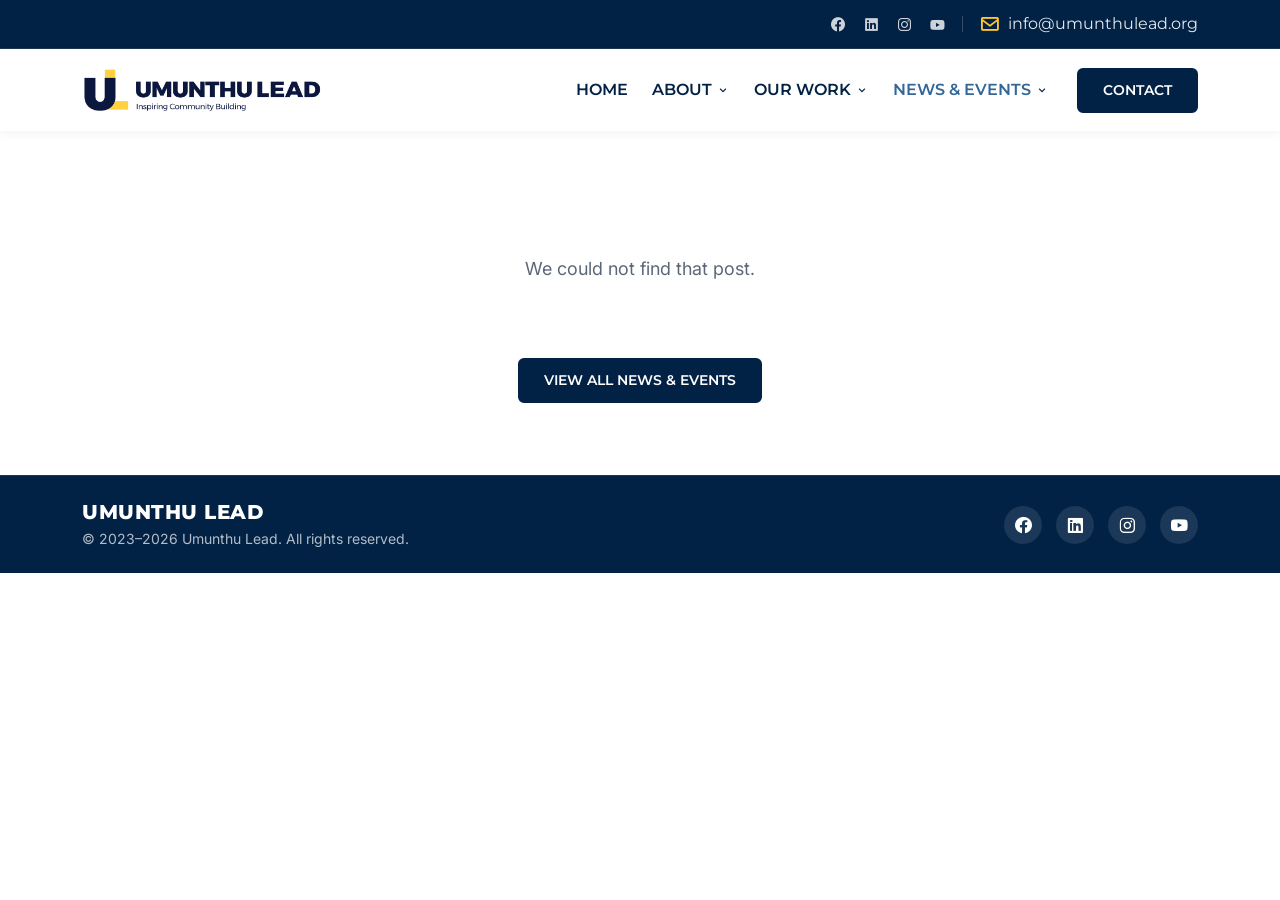
<file: pages/news-detail.html>
<!DOCTYPE html>
<html lang="en">
<head>
    <meta charset="UTF-8">
    <meta name="viewport" content="width=device-width, initial-scale=1.0">
    <title>News &amp; Events | Umunthu Lead</title>
    <link rel="stylesheet" href="../assets/vendor/bootstrap.bundle.min.css">
    <link href="https://unpkg.com/boxicons@2.1.4/css/boxicons.min.css" rel="stylesheet">
    <link rel="stylesheet" href="../assets/css/app.css">
    <link rel="stylesheet" href="../assets/css/news.css">
</head>
<body id="home">

<header class="header-area">
    <nav class="top-nav">
        <div class="container">
            <div class="row align-items-center justify-content-end">
                <div class="col-auto me-auto d-none d-md-block"></div>
                <div class="col-auto">
                    <div class="top-nav-right-content">
                        <div class="social-links">
                            <a href="https://www.facebook.com/profile.php?id=61565016735270" target="_blank" rel="noopener noreferrer" aria-label="Facebook"><i class="bx bxl-facebook-circle"></i></a>
                            <a href="https://www.linkedin.com/company/umunthu-lead" target="_blank" rel="noopener noreferrer" aria-label="LinkedIn"><i class="bx bxl-linkedin-square"></i></a>
                            <a href="https://www.instagram.com/umunthuleadhub/" target="_blank" rel="noopener noreferrer" aria-label="Instagram"><i class="bx bxl-instagram"></i></a>
                            <a href="https://www.youtube.com/@UMUNTHULEAD" target="_blank" rel="noopener noreferrer" aria-label="YouTube"><i class="bx bxl-youtube"></i></a>
                        </div>
                        <div class="top-nav-divider"></div>
                        <div class="top-nav-email"><p><i class="bx bx-envelope"></i><span>info@umunthulead.org</span></p></div>
                    </div>
                </div>
            </div>
        </div>
    </nav>

    <nav class="navbar navbar-expand-lg bg-white main-nav">
        <div class="container">
            <a class="navbar-brand d-flex align-items-center gap-2" href="../index.html">
                <img src="../assets/images/header/UMUNTHU Lead-04.png" alt="Umunthu Lead Logo" class="navbar-logo">
            </a>
            <button class="navbar-toggler" type="button" data-bs-toggle="collapse" data-bs-target="#navbarNav" aria-controls="navbarNav" aria-expanded="false" aria-label="Toggle navigation">
                <span class="navbar-toggler-icon"></span>
            </button>
            <div class="collapse navbar-collapse" id="navbarNav">
                <ul class="navbar-nav ms-auto">
                    <li class="nav-item"><a class="nav-link" href="../index.html">Home</a></li>
                    <li class="nav-item dropdown">
                        <a class="nav-link d-flex align-items-center gap-1" href="../index.html#about" id="aboutDropdown" role="button" data-bs-toggle="dropdown" aria-expanded="false">
                            <span>About</span><i class="bx bx-chevron-down dropdown-icon"></i>
                        </a>
                        <ul class="dropdown-menu" aria-labelledby="aboutDropdown">
                            <li><a class="dropdown-item" href="./who-we-are.html">Who We Are</a></li>
                            <li><a class="dropdown-item" href="./who-we-are.html#strategic-objectives">Our Strategic objectives</a></li>
                            <li><a class="dropdown-item" href="../index.html#our-story">Watch Our Story</a></li>
                            <li><a class="dropdown-item" href="./core-values.html">Core Values</a></li>
                            <li><a class="dropdown-item" href="./team.html">Our Team</a></li>
                        </ul>
                    </li>
                    <li class="nav-item dropdown">
                        <a class="nav-link d-flex align-items-center gap-1" href="#" id="workDropdown" role="button" data-bs-toggle="dropdown" aria-expanded="false">
                            <span>Our Work</span><i class="bx bx-chevron-down dropdown-icon"></i>
                        </a>
                        <ul class="dropdown-menu" aria-labelledby="workDropdown">
                            <li><a class="dropdown-item" href="./key-focus-areas.html">Programs &amp; Key Focus Areas</a></li>
                            <li><a class="dropdown-item" href="./projects.html">Projects</a></li>
                            <li><a class="dropdown-item" href="./sdgs.html">SDGs</a></li>
                        </ul>
                    </li>
                    <li class="nav-item dropdown">
                        <a class="nav-link active d-flex align-items-center gap-1" href="#" id="eventsDropdown" role="button" data-bs-toggle="dropdown" aria-expanded="false">
                            <span>News &amp; Events</span><i class="bx bx-chevron-down dropdown-icon"></i>
                        </a>
                        <ul class="dropdown-menu" aria-labelledby="eventsDropdown">
                            <li><a class="dropdown-item" href="./news.html">News</a></li>
                            <li><a class="dropdown-item" href="./gallery.html">Gallery</a></li>
                        </ul>
                    </li>
                </ul>
                <a href="contact.html" class="btn btn-brand ms-lg-3">Contact</a>
            </div>
        </div>
    </nav>
</header>

<main id="detail"></main>

<footer class="footer bg-1" id="contact">
    <div class="container">
        <div class="row align-items-center gy-4">
            <div class="col-12 col-md-6 text-center text-md-start">
                <h3 class="footer-brand mb-1">Umunthu Lead</h3>
                <p class="footer-text mb-0">&copy; 2023–2026 Umunthu Lead. All rights reserved.</p>
            </div>
            <div class="col-12 col-md-6 text-center text-md-end">
                <div class="footer-socials justify-content-center justify-content-md-end">
                    <a href="https://www.facebook.com/profile.php?id=61565016735270" target="_blank" rel="noopener noreferrer" aria-label="Facebook"><i class="bx bxl-facebook-circle"></i></a>
                    <a href="https://www.linkedin.com/company/umunthu-lead" target="_blank" rel="noopener noreferrer" aria-label="LinkedIn"><i class="bx bxl-linkedin-square"></i></a>
                    <a href="https://www.instagram.com/umunthuleadhub/" target="_blank" rel="noopener noreferrer" aria-label="Instagram"><i class="bx bxl-instagram"></i></a>
                    <a href="https://www.youtube.com/@UMUNTHULEAD" target="_blank" rel="noopener noreferrer" aria-label="YouTube"><i class="bx bxl-youtube"></i></a>
                </div>
            </div>
        </div>
    </div>
</footer>

<a href="#home" class="scroll-top-btn" id="scrollTopBtn" aria-label="Scroll to top"><i class="bx bx-up-arrow-alt"></i></a>

<script src="../assets/vendor/bootstrap.bundle.min.js"></script>
<script src="../assets/js/news-data.js"></script>
<script>
document.addEventListener("DOMContentLoaded", function () {
    var b = document.getElementById("scrollTopBtn");
    window.addEventListener("scroll", function () { b.classList.toggle("show", window.scrollY > 300); });
    b.addEventListener("click", function (e) { e.preventDefault(); window.scrollTo({ top: 0, behavior: "smooth" }); });
});
</script>
<script>
(function () {
    var id = new URLSearchParams(location.search).get("id");
    var n = NEWS.filter(function (x) { return String(x.id) === id; })[0];
    var root = document.getElementById("detail");

    if (!n) {
        document.title = "Post not found | Umunthu Lead";
        root.innerHTML = '<section class="nd-body"><div class="container"><p class="nw-empty">We could not find that post.</p><div class="text-center"><a href="news.html" class="btn btn-brand">View all news &amp; events</a></div></div></section>';
        return;
    }

    document.title = n.title + " | Umunthu Lead";
    var isEvent = n.type === "Event", date = fmtDate(n.date), url = encodeURIComponent(location.href), ttl = encodeURIComponent(n.title);

    var meta = [];
    if (date) meta.push("<span><i class='bx bx-calendar'></i>" + esc(date) + "</span>");
    if (n.location) meta.push("<span><i class='bx bx-map'></i>" + esc(n.location) + "</span>");

    var eventBox = "";
    if (isEvent && (date || n.time || n.location)) {
        eventBox = '<div class="nd-event">' +
            (date ? "<div><i class='bx bx-calendar'></i><p class='m-0'><b>Date</b><span>" + esc(date) + "</span></p></div>" : "") +
            (n.time ? "<div><i class='bx bx-time-five'></i><p class='m-0'><b>Time</b><span>" + esc(n.time) + "</span></p></div>" : "") +
            (n.location ? "<div><i class='bx bx-map'></i><p class='m-0'><b>Location</b><span>" + esc(n.location) + "</span></p></div>" : "") +
            "</div>";
    }

    var paras = (n.content && n.content.length ? n.content : [n.summary]).map(function (p) { return "<p>" + esc(p) + "</p>"; }).join("");
    var others = NEWS.filter(function (x) { return x.id !== n.id; }).slice(0, 3);

    root.innerHTML =
        '<section class="nd-hero" style="background-image:url(\'../' + esc(n.image) + '\')"><div class="container">' +
            '<span class="nd-tag">' + esc(n.type) + "</span><h1>" + esc(n.title) + "</h1>" +
            (meta.length ? '<div class="nd-meta">' + meta.join("") + "</div>" : "") +
        "</div></section>" +
        '<section class="nd-body"><div class="container">' +
            '<a href="news.html" class="nd-back"><i class="bx bx-left-arrow-alt"></i> All news &amp; events</a>' +
            eventBox + '<div class="nd-text">' + paras + "</div>" +
            '<div class="nd-share"><span>Share</span>' +
                '<a href="https://www.facebook.com/sharer/sharer.php?u=' + url + '" target="_blank" rel="noopener noreferrer" aria-label="Share on Facebook"><i class="bx bxl-facebook"></i></a>' +
                '<a href="https://wa.me/?text=' + ttl + "%20" + url + '" target="_blank" rel="noopener noreferrer" aria-label="Share on WhatsApp"><i class="bx bxl-whatsapp"></i></a>' +
                '<a href="https://www.linkedin.com/sharing/share-offsite/?url=' + url + '" target="_blank" rel="noopener noreferrer" aria-label="Share on LinkedIn"><i class="bx bxl-linkedin"></i></a>' +
                '<button type="button" id="copyLink" aria-label="Copy link"><i class="bx bx-link"></i></button><span class="copied" id="copied" role="status"></span>' +
            "</div>" +
        "</div></section>" +
        (others.length ? '<section class="news nd-related"><div class="container"><h2 class="about-title-dark text-center">More <span class="color-hover">Updates</span></h2><div class="about-divider mx-auto" style="margin-bottom:40px"></div><div class="row g-4 justify-content-center">' + others.map(renderNewsCard).join("") + "</div></div></section>" : "");

    document.getElementById("copyLink").addEventListener("click", function () {
        var done = function () { var c = document.getElementById("copied"); c.textContent = "Link copied"; setTimeout(function () { c.textContent = ""; }, 2000); };
        if (navigator.clipboard) navigator.clipboard.writeText(location.href).then(done); else { prompt("Copy this link", location.href); }
    });
})();
</script>
</body>
</html>
</file>
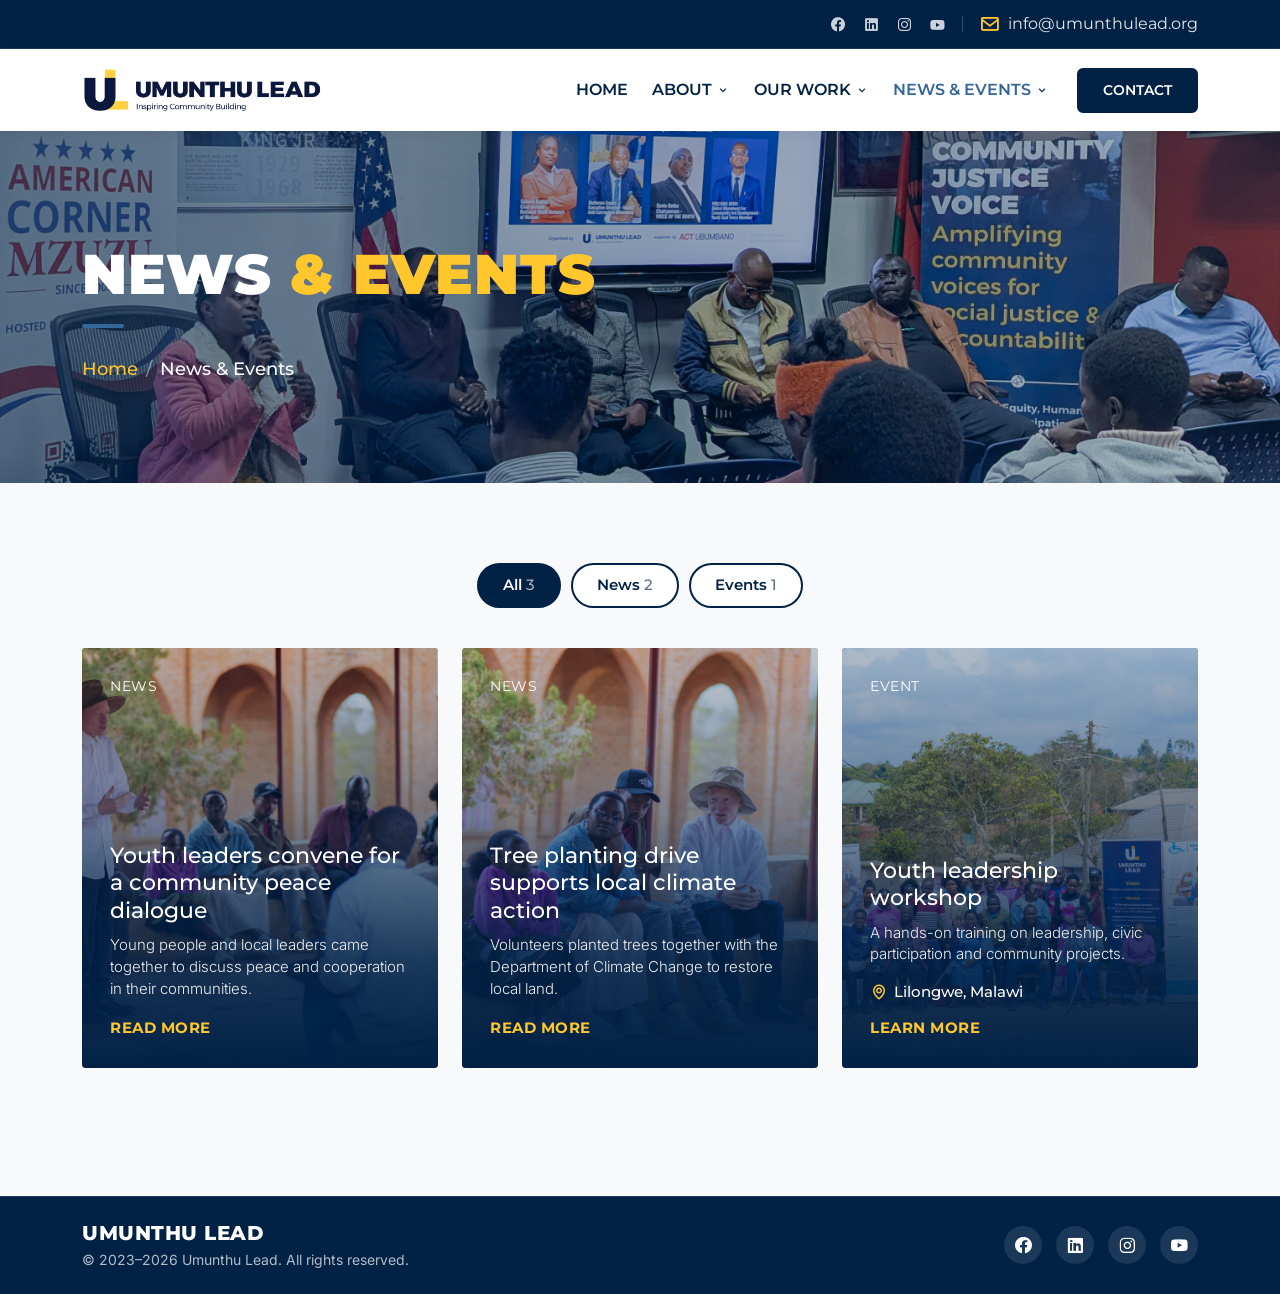
<file: pages/news.html>
<!DOCTYPE html>
<html lang="en">
<head>
    <meta charset="UTF-8">
    <meta name="viewport" content="width=device-width, initial-scale=1.0">
    <title>News &amp; Events | Umunthu Lead</title>
    <link rel="stylesheet" href="../assets/vendor/bootstrap.bundle.min.css">
    <link href="https://unpkg.com/boxicons@2.1.4/css/boxicons.min.css" rel="stylesheet">
    <link rel="stylesheet" href="../assets/css/app.css">
    <link rel="stylesheet" href="../assets/css/news.css">
</head>
<body id="home">

<header class="header-area">
    <nav class="top-nav">
        <div class="container">
            <div class="row align-items-center justify-content-end">
                <div class="col-auto me-auto d-none d-md-block"></div>
                <div class="col-auto">
                    <div class="top-nav-right-content">
                        <div class="social-links">
                            <a href="https://www.facebook.com/profile.php?id=61565016735270" target="_blank" rel="noopener noreferrer" aria-label="Facebook"><i class="bx bxl-facebook-circle"></i></a>
                            <a href="https://www.linkedin.com/company/umunthu-lead" target="_blank" rel="noopener noreferrer" aria-label="LinkedIn"><i class="bx bxl-linkedin-square"></i></a>
                            <a href="https://www.instagram.com/umunthuleadhub/" target="_blank" rel="noopener noreferrer" aria-label="Instagram"><i class="bx bxl-instagram"></i></a>
                            <a href="https://www.youtube.com/@UMUNTHULEAD" target="_blank" rel="noopener noreferrer" aria-label="YouTube"><i class="bx bxl-youtube"></i></a>
                        </div>
                        <div class="top-nav-divider"></div>
                        <div class="top-nav-email"><p><i class="bx bx-envelope"></i><span>info@umunthulead.org</span></p></div>
                    </div>
                </div>
            </div>
        </div>
    </nav>

    <nav class="navbar navbar-expand-lg bg-white main-nav">
        <div class="container">
            <a class="navbar-brand d-flex align-items-center gap-2" href="../index.html">
                <img src="../assets/images/header/UMUNTHU Lead-04.png" alt="Umunthu Lead Logo" class="navbar-logo">
            </a>
            <button class="navbar-toggler" type="button" data-bs-toggle="collapse" data-bs-target="#navbarNav" aria-controls="navbarNav" aria-expanded="false" aria-label="Toggle navigation">
                <span class="navbar-toggler-icon"></span>
            </button>
            <div class="collapse navbar-collapse" id="navbarNav">
                <ul class="navbar-nav ms-auto">
                    <li class="nav-item"><a class="nav-link" href="../index.html">Home</a></li>
                    <li class="nav-item dropdown">
                        <a class="nav-link d-flex align-items-center gap-1" href="../index.html#about" id="aboutDropdown" role="button" data-bs-toggle="dropdown" aria-expanded="false">
                            <span>About</span><i class="bx bx-chevron-down dropdown-icon"></i>
                        </a>
                        <ul class="dropdown-menu" aria-labelledby="aboutDropdown">
                            <li><a class="dropdown-item" href="./who-we-are.html">Who We Are</a></li>
                            <li><a class="dropdown-item" href="./who-we-are.html#strategic-objectives">Our Strategic objectives</a></li>
                            <li><a class="dropdown-item" href="../index.html#our-story">Watch Our Story</a></li>
                            <li><a class="dropdown-item" href="./core-values.html">Core Values</a></li>
                            <li><a class="dropdown-item" href="./team.html">Our Team</a></li>
                        </ul>
                    </li>
                    <li class="nav-item dropdown">
                        <a class="nav-link d-flex align-items-center gap-1" href="#" id="workDropdown" role="button" data-bs-toggle="dropdown" aria-expanded="false">
                            <span>Our Work</span><i class="bx bx-chevron-down dropdown-icon"></i>
                        </a>
                        <ul class="dropdown-menu" aria-labelledby="workDropdown">
                            <li><a class="dropdown-item" href="./key-focus-areas.html">Programs &amp; Key Focus Areas</a></li>
                            <li><a class="dropdown-item" href="./projects.html">Projects</a></li>
                            <li><a class="dropdown-item" href="./sdgs.html">SDGs</a></li>
                        </ul>
                    </li>
                    <li class="nav-item dropdown">
                        <a class="nav-link active d-flex align-items-center gap-1" href="#" id="eventsDropdown" role="button" data-bs-toggle="dropdown" aria-expanded="false">
                            <span>News &amp; Events</span><i class="bx bx-chevron-down dropdown-icon"></i>
                        </a>
                        <ul class="dropdown-menu" aria-labelledby="eventsDropdown">
                            <li><a class="dropdown-item" href="./news.html">News</a></li>
                            <li><a class="dropdown-item" href="./gallery.html">Gallery</a></li>
                        </ul>
                    </li>
                </ul>
                <a href="contact.html" class="btn btn-brand ms-lg-3">Contact</a>
            </div>
        </div>
    </nav>
</header>

<main>
    <section class="nw-hero bg-2">
        <div class="container">
            <h1 class="about-title text-start mb-3" style="font-size: clamp(36px, 5vw, 56px);">News <span class="color-2">&amp; Events</span></h1>
            <div class="about-divider"></div>
            <nav class="nw-breadcrumb" aria-label="breadcrumb">
                <a href="../index.html">Home</a><span class="sep">/</span><span class="current">News &amp; Events</span>
            </nav>
        </div>
    </section>

    <section class="news" id="all-news" style="min-height:60vh">
        <div class="container">
            <div class="nw-filters" id="filters" role="group" aria-label="Filter posts"></div>
            <div class="row g-4 justify-content-center" id="newsGrid"></div>
            <div class="text-center mt-5"><button class="btn btn-brand" id="loadMore" hidden>Load more</button></div>
        </div>
    </section>
</main>

<footer class="footer bg-1" id="contact">
    <div class="container">
        <div class="row align-items-center gy-4">
            <div class="col-12 col-md-6 text-center text-md-start">
                <h3 class="footer-brand mb-1">Umunthu Lead</h3>
                <p class="footer-text mb-0">&copy; 2023–2026 Umunthu Lead. All rights reserved.</p>
            </div>
            <div class="col-12 col-md-6 text-center text-md-end">
                <div class="footer-socials justify-content-center justify-content-md-end">
                    <a href="https://www.facebook.com/profile.php?id=61565016735270" target="_blank" rel="noopener noreferrer" aria-label="Facebook"><i class="bx bxl-facebook-circle"></i></a>
                    <a href="https://www.linkedin.com/company/umunthu-lead" target="_blank" rel="noopener noreferrer" aria-label="LinkedIn"><i class="bx bxl-linkedin-square"></i></a>
                    <a href="https://www.instagram.com/umunthuleadhub/" target="_blank" rel="noopener noreferrer" aria-label="Instagram"><i class="bx bxl-instagram"></i></a>
                    <a href="https://www.youtube.com/@UMUNTHULEAD" target="_blank" rel="noopener noreferrer" aria-label="YouTube"><i class="bx bxl-youtube"></i></a>
                </div>
            </div>
        </div>
    </div>
</footer>

<a href="#home" class="scroll-top-btn" id="scrollTopBtn" aria-label="Scroll to top"><i class="bx bx-up-arrow-alt"></i></a>

<script src="../assets/vendor/bootstrap.bundle.min.js"></script>
<script src="../assets/js/news-data.js"></script>
<script>
document.addEventListener("DOMContentLoaded", function () {
    var b = document.getElementById("scrollTopBtn");
    window.addEventListener("scroll", function () { b.classList.toggle("show", window.scrollY > 300); });
    b.addEventListener("click", function (e) { e.preventDefault(); window.scrollTo({ top: 0, behavior: "smooth" }); });
});
</script>
<script>
(function () {
    var filter = "All", shown = 6, STEP = 6;
    var grid = document.getElementById("newsGrid"), more = document.getElementById("loadMore"), bar = document.getElementById("filters");

    // Open a filter straight from a link, e.g. news.html?type=event
    var q = (new URLSearchParams(location.search).get("type") || "").toLowerCase();
    if (q === "news") filter = "News";
    if (q === "event" || q === "events") filter = "Event";

    function count(t) { return NEWS.filter(function (n) { return t === "All" || n.type === t; }).length; }

    function drawTabs() {
        bar.innerHTML = [["All", "All"], ["News", "News"], ["Event", "Events"]].map(function (t) {
            return '<button class="nw-filter' + (filter === t[0] ? " is-active" : "") + '" data-f="' + t[0] + '">' + t[1] + '<span class="count">' + count(t[0]) + "</span></button>";
        }).join("");
    }

    function draw() {
        var list = NEWS.filter(function (n) { return filter === "All" || n.type === filter; });
        grid.innerHTML = list.length ? list.slice(0, shown).map(renderNewsCard).join("") : '<p class="nw-empty">Nothing here yet. Check back soon for updates.</p>';
        more.hidden = list.length <= shown;
        drawTabs();
    }

    bar.addEventListener("click", function (e) {
        var b = e.target.closest("[data-f]"); if (!b) return;
        filter = b.dataset.f; shown = STEP; draw();
    });
    more.addEventListener("click", function () { shown += STEP; draw(); });
    draw();
})();
</script>
</body>
</html>
</file>
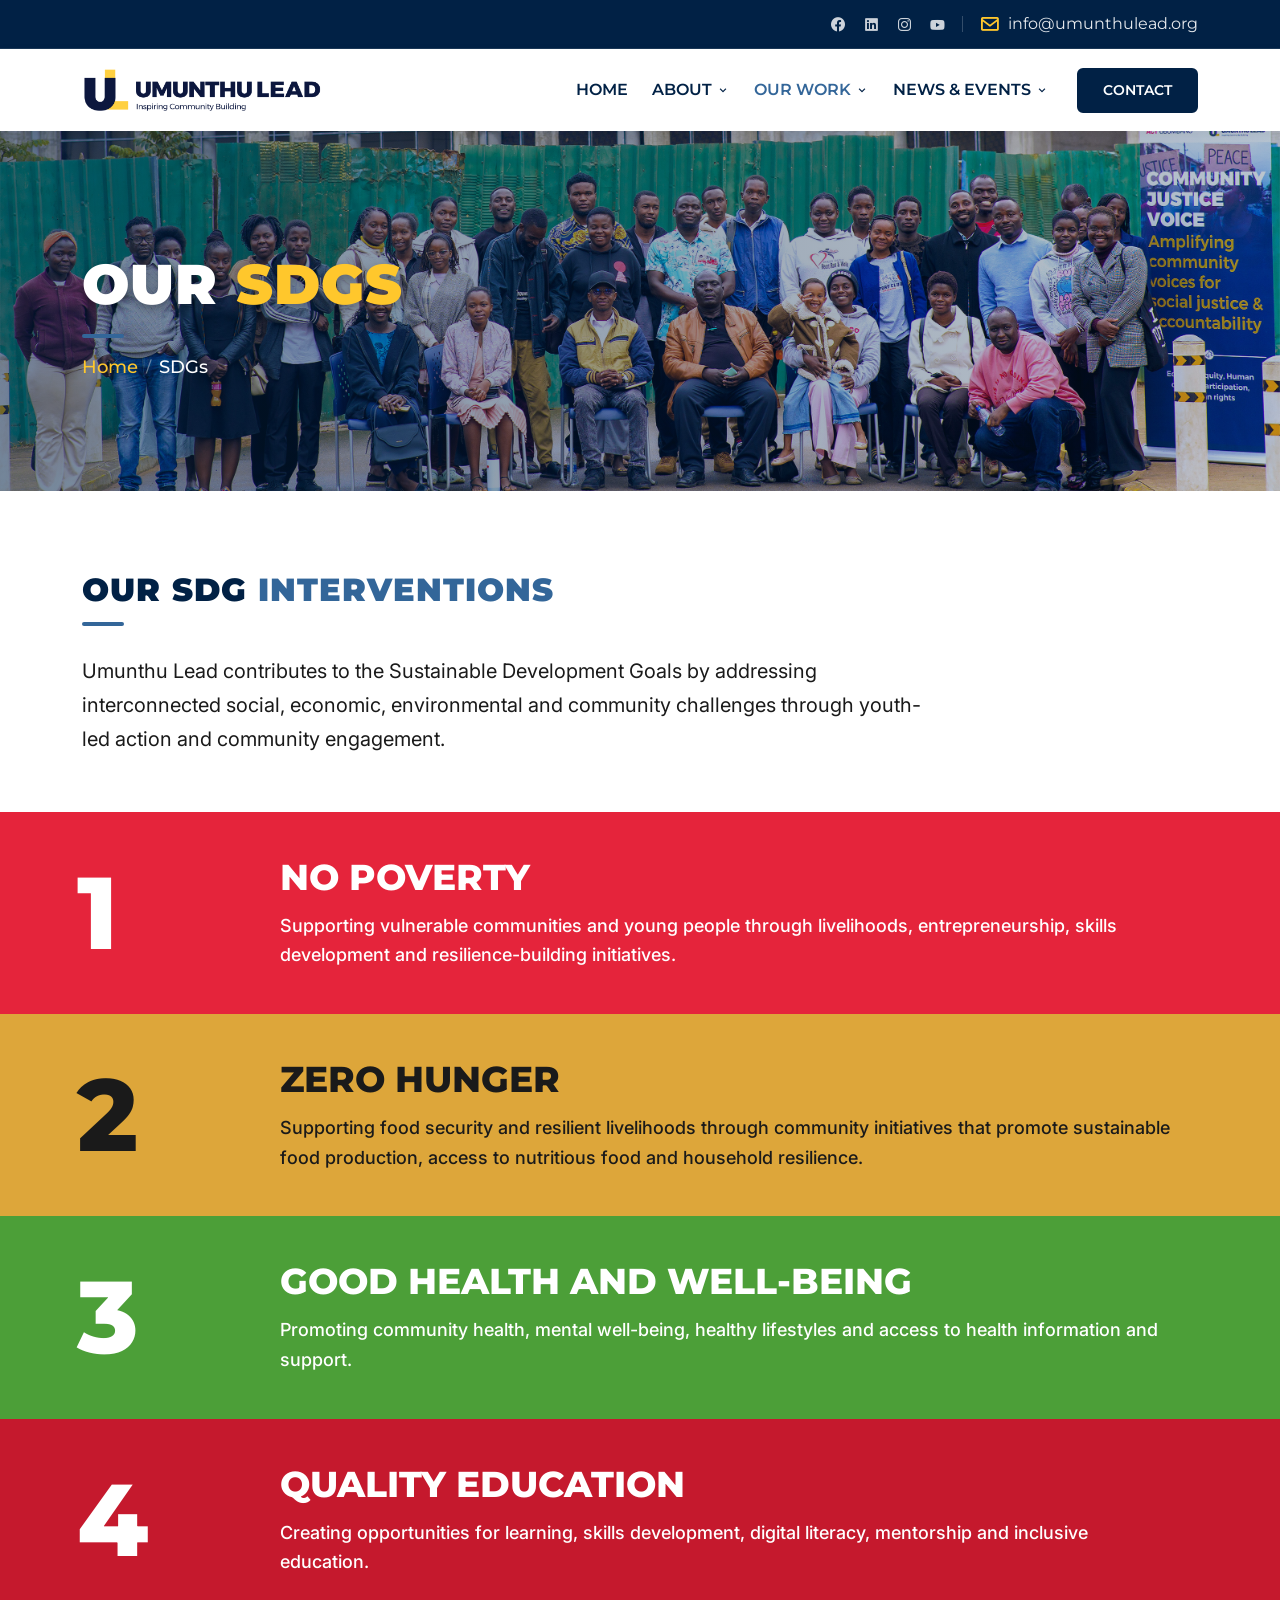
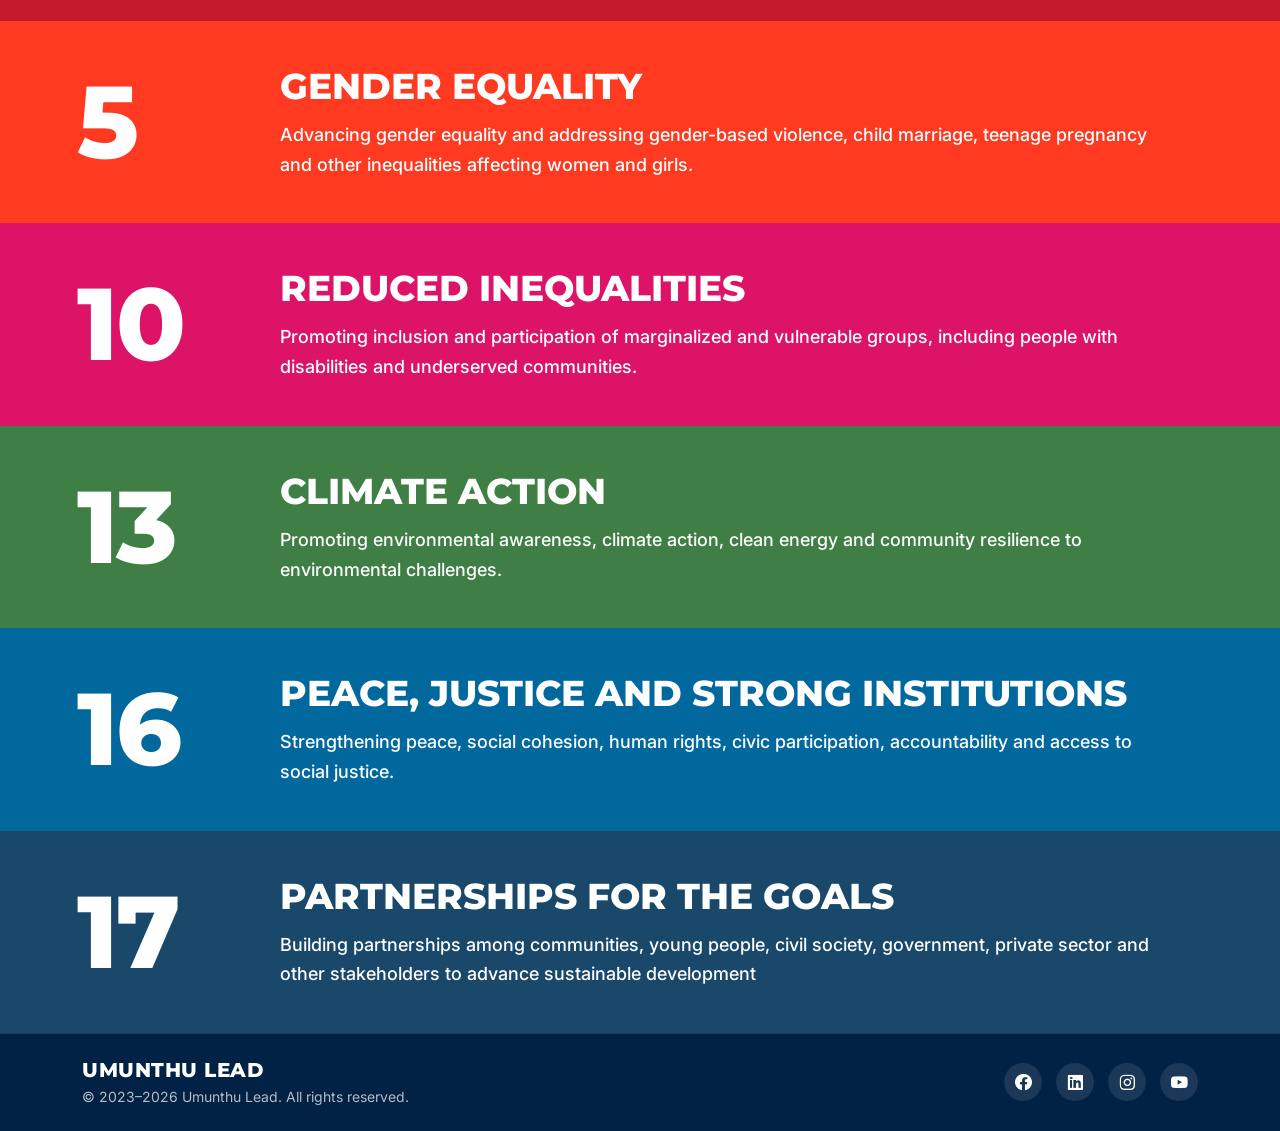
<file: pages/sdgs.html>
<!DOCTYPE html>
<html lang="en">

<head>
    <meta charset="UTF-8">
    <meta name="viewport" content="width=device-width, initial-scale=1.0">
    <title>SDGs | Umunthu Lead</title>

    <!-- Bootstrap -->
    <link rel="stylesheet" href="../assets/vendor/bootstrap.bundle.min.css">
    <!-- Boxicons -->
    <link href='https://unpkg.com/boxicons@2.1.4/css/boxicons.min.css' rel='stylesheet'>
    <!-- Main App Stylesheet -->
    <link rel="stylesheet" href="../assets/css/app.css">
    <!-- Shared hero/breadcrumb styles -->
    <link rel="stylesheet" href="../assets/css/who-we-are.css">
    <!-- Page-Specific Stylesheet -->
    <link rel="stylesheet" href="../assets/css/sdgs.css">
</head>

<body id="home">

<!-- Header Wrapper for Sticky Nav -->
<header class="header-area">
    <nav class="top-nav">
        <div class="container">
            <div class="row align-items-center justify-content-end">
                <div class="col-auto me-auto d-none d-md-block"></div>
                <div class="col-auto">
                    <div class="top-nav-right-content">
                        <div class="social-links">
                            <a href="https://www.facebook.com/profile.php?id=61565016735270" target="_blank" rel="noopener noreferrer" aria-label="Facebook"><i class='bx bxl-facebook-circle'></i></a>
                            <a href="https://www.linkedin.com/company/umunthu-lead" target="_blank" rel="noopener noreferrer" aria-label="LinkedIn"><i class='bx bxl-linkedin-square'></i></a>
                            <a href="https://www.instagram.com/umunthuleadhub/" target="_blank" rel="noopener noreferrer" aria-label="Instagram"><i class='bx bxl-instagram'></i></a>
                            <a href="https://www.youtube.com/@UMUNTHULEAD" target="_blank" rel="noopener noreferrer" aria-label="YouTube"><i class='bx bxl-youtube'></i></a>
                        </div>
                        <div class="top-nav-divider"></div>
                        <div class="top-nav-email">
                            <p><i class='bx bx-envelope'></i> <span>info@umunthulead.org</span></p>
                        </div>
                    </div>
                </div>
            </div>
        </div>
    </nav>

    <nav class="navbar navbar-expand-lg bg-white main-nav">
        <div class="container">
            <a class="navbar-brand d-flex align-items-center gap-2" href="../index.html">
                <img src="../assets/images/header/UMUNTHU Lead-04.png" alt="Umunthu Lead Logo" class="navbar-logo">
            </a>
            <button class="navbar-toggler" type="button" data-bs-toggle="collapse" data-bs-target="#navbarNav"
                aria-controls="navbarNav" aria-expanded="false" aria-label="Toggle navigation">
                <span class="navbar-toggler-icon"></span>
            </button>
            <div class="collapse navbar-collapse" id="navbarNav">
                <ul class="navbar-nav ms-auto">
                    <li class="nav-item"><a class="nav-link" href="../index.html">Home</a></li>

                    <li class="nav-item dropdown">
                        <a class="nav-link d-flex align-items-center gap-1" href="../index.html#about" id="aboutDropdown" role="button" data-bs-toggle="dropdown" aria-expanded="false">
                            <span>About</span><i class='bx bx-chevron-down dropdown-icon'></i>
                        </a>
                        <ul class="dropdown-menu" aria-labelledby="aboutDropdown">
                            <li><a class="dropdown-item" href="./who-we-are.html">Who We Are</a></li>
                            <li><a class="dropdown-item" href="./who-we-are.html#strategic-objectives">Our Strategic objectives</a></li>
                            <li><a class="dropdown-item" href="javascript:void(0)" id="navOurStoryLink">Watch Our Story</a></li>
                            <li><a class="dropdown-item" href="../pages/core-values.html">Core Values</a></li>
                            <li><a class="dropdown-item" href="team.html">Our Team</a></li>
                        </ul>
                    </li>

                    <li class="nav-item dropdown">
                        <a class="nav-link active d-flex align-items-center gap-1" href="#" id="workDropdown" role="button" data-bs-toggle="dropdown" aria-expanded="false">
                            <span>Our Work</span><i class='bx bx-chevron-down dropdown-icon'></i>
                        </a>
                        <ul class="dropdown-menu" aria-labelledby="workDropdown">
                            <li><a class="dropdown-item" href="./key-focus-areas.html">Programs & Key Focus Areas</a></li>
                            <li><a class="dropdown-item" href="projects.html">Projects</a></li>
                            <!-- <li><a class="dropdown-item" href="../index.html#programs">Programs</a></li> -->
                            <li><a class="dropdown-item active" href="sdgs.html">SDGs</a></li>
                        </ul>
                    </li>

                    <li class="nav-item dropdown">
                        <a class="nav-link d-flex align-items-center gap-1" href="#" id="eventsDropdown" role="button" data-bs-toggle="dropdown" aria-expanded="false">
                            <span>News & Events</span><i class='bx bx-chevron-down dropdown-icon'></i>
                        </a>
                        <ul class="dropdown-menu" aria-labelledby="eventsDropdown">
                            <li><a class="dropdown-item" href="../index.html#latest-news">News</a></li>
                            <!-- <li><a class="dropdown-item" href="../index.html#upcoming-events">Upcoming Events</a></li>
                            <li><a class="dropdown-item" href="../index.html#stories">Impact Stories</a></li> -->
                            <li><a class="dropdown-item" href="gallery.html">Gallery</a></li>
                        </ul>
                    </li>
                </ul>
                <a href="contact.html" class="btn btn-brand ms-lg-3">Contact</a>
            </div>
        </div>
    </nav>
</header>

<main>

    <!-- PAGE HEADER -->
    <section class="wwa-hero bg-2">
        <div class="container">
            <h1 class="about-title text-start mb-3" style="font-size: clamp(36px, 5vw, 56px);">Our <span class="color-2">SDGs</span></h1>
            <div class="about-divider"></div>
            <nav class="wwa-breadcrumb" aria-label="breadcrumb">
                <a href="../index.html">Home</a>
                <span class="separator">/</span>
                <span class="current">SDGs</span>
            </nav>
        </div>
    </section>

    <!-- SDG INTERVENTIONS -->
    <section class="wwa-section wwa-white sdg-intro" id="sdgs">
        <div class="container">

            <h2 class="about-title-dark">Our SDG <span class="color-hover">Interventions</span></h2>
            <div class="about-divider"></div>

            <p class="wwa-objectives-intro">Umunthu Lead contributes to the Sustainable Development Goals by addressing interconnected social, economic, environmental and community challenges through youth-led action and community engagement.</p>

        </div>
    </section>

    <!-- SDG BANDS: each uses its official SDG colour via --sdg -->
    <section class="sdg-bands" aria-label="SDG interventions">

        <article class="sdg-band" id="sdg-1" style="--sdg:#E5243B;">
            <div class="sdg-inner">
                <span class="sdg-num" aria-label="SDG 1">1</span>
                <div class="sdg-text">
                    <h3 class="sdg-title">No Poverty</h3>
                    <p>Supporting vulnerable communities and young people through livelihoods, entrepreneurship, skills development and resilience-building initiatives.</p>
                </div>
            </div>
        </article>

        <article class="sdg-band" id="sdg-2" style="--sdg:#DDA63A;--sdg-ink:#1A1A1A;">
            <div class="sdg-inner">
                <span class="sdg-num" aria-label="SDG 2">2</span>
                <div class="sdg-text">
                    <h3 class="sdg-title">Zero Hunger</h3>
                    <p>Supporting food security and resilient livelihoods through community initiatives that promote sustainable food production, access to nutritious food and household resilience.</p>
                </div>
            </div>
        </article>

        <article class="sdg-band" id="sdg-3" style="--sdg:#4C9F38;">
            <div class="sdg-inner">
                <span class="sdg-num" aria-label="SDG 3">3</span>
                <div class="sdg-text">
                    <h3 class="sdg-title">Good Health and Well-being</h3>
                    <p>Promoting community health, mental well-being, healthy lifestyles and access to health information and support.</p>
                </div>
            </div>
        </article>

        <article class="sdg-band" id="sdg-4" style="--sdg:#C5192D;">
            <div class="sdg-inner">
                <span class="sdg-num" aria-label="SDG 4">4</span>
                <div class="sdg-text">
                    <h3 class="sdg-title">Quality Education</h3>
                    <p>Creating opportunities for learning, skills development, digital literacy, mentorship and inclusive education.</p>
                </div>
            </div>
        </article>

        <article class="sdg-band" id="sdg-5" style="--sdg:#FF3A21;">
            <div class="sdg-inner">
                <span class="sdg-num" aria-label="SDG 5">5</span>
                <div class="sdg-text">
                    <h3 class="sdg-title">Gender Equality</h3>
                    <p>Advancing gender equality and addressing gender-based violence, child marriage, teenage pregnancy and other inequalities affecting women and girls.</p>
                </div>
            </div>
        </article>

        <article class="sdg-band" id="sdg-10" style="--sdg:#DD1367;">
            <div class="sdg-inner">
                <span class="sdg-num" aria-label="SDG 10">10</span>
                <div class="sdg-text">
                    <h3 class="sdg-title">Reduced Inequalities</h3>
                    <p>Promoting inclusion and participation of marginalized and vulnerable groups, including people with disabilities and underserved communities.</p>
                </div>
            </div>
        </article>

        <article class="sdg-band" id="sdg-13" style="--sdg:#3F7E44;">
            <div class="sdg-inner">
                <span class="sdg-num" aria-label="SDG 13">13</span>
                <div class="sdg-text">
                    <h3 class="sdg-title">Climate Action</h3>
                    <p>Promoting environmental awareness, climate action, clean energy and community resilience to environmental challenges.</p>
                </div>
            </div>
        </article>

        <article class="sdg-band" id="sdg-16" style="--sdg:#00689D;">
            <div class="sdg-inner">
                <span class="sdg-num" aria-label="SDG 16">16</span>
                <div class="sdg-text">
                    <h3 class="sdg-title">Peace, Justice and Strong Institutions</h3>
                    <p>Strengthening peace, social cohesion, human rights, civic participation, accountability and access to social justice.</p>
                </div>
            </div>
        </article>

        <article class="sdg-band" id="sdg-17" style="--sdg:#19486A;">
            <div class="sdg-inner">
                <span class="sdg-num" aria-label="SDG 17">17</span>
                <div class="sdg-text">
                    <h3 class="sdg-title">Partnerships for the Goals</h3>
                    <p>Building partnerships among communities, young people, civil society, government, private sector and other stakeholders to advance sustainable development</p>
                </div>
            </div>
        </article>

    </section>

</main>

<!-- FOOTER SECTION -->
<footer class="footer bg-1" id="contact">
    <div class="container">
        <div class="row align-items-center gy-4">
            <div class="col-12 col-md-6 text-center text-md-start">
                <h3 class="footer-brand mb-1">Umunthu Lead</h3>
                <p class="footer-text mb-0">&copy; 2023–2026 Umunthu Lead. All rights reserved.</p>
            </div>
            <div class="col-12 col-md-6 text-center text-md-end">
                <div class="footer-socials justify-content-center justify-content-md-end">
                    <a href="https://www.facebook.com/profile.php?id=61565016735270" target="_blank" rel="noopener noreferrer" aria-label="Facebook"><i class='bx bxl-facebook-circle'></i></a>
                    <a href="https://www.linkedin.com/company/umunthu-lead" target="_blank" rel="noopener noreferrer" aria-label="LinkedIn"><i class='bx bxl-linkedin-square'></i></a>
                    <a href="https://www.instagram.com/umunthuleadhub/" target="_blank" rel="noopener noreferrer" aria-label="Instagram"><i class='bx bxl-instagram'></i></a>
                    <a href="https://www.youtube.com/@UMUNTHULEAD" target="_blank" rel="noopener noreferrer" aria-label="YouTube"><i class='bx bxl-youtube'></i></a>
                </div>
            </div>
        </div>
    </div>
</footer>

<!-- VIDEO MODAL -->
<div class="story-modal" id="storyVideoModal" role="dialog" aria-modal="true" aria-label="Our Story Video" aria-hidden="true">
    <div class="story-modal-backdrop" data-close-modal></div>
    <div class="story-modal-dialog">
        <button type="button" class="story-modal-close" aria-label="Close video" data-close-modal>
            <svg viewBox="0 0 24 24" width="22" height="22" fill="none" stroke="currentColor" stroke-width="2.5" stroke-linecap="round" aria-hidden="true"><path d="M6 6l12 12M18 6L6 18"/></svg>
        </button>
        <div class="story-modal-video-box">
            <video id="storyModalVideo" controls playsinline preload="none" poster="../assets/video/DSC08965.jpg" controlslist="nodownload">
                <source src="../assets/video/VOICES THAT MATTER   COMMUNITY JUSTICE VOICE.mp4">
                Your browser does not support the video tag.
            </video>
        </div>
    </div>
</div>

<!-- Scroll to Top Floating Button -->
<a href="#home" class="scroll-top-btn" id="scrollTopBtn" aria-label="Scroll to top"><i class='bx bx-up-arrow-alt'></i></a>

<script src="../assets/vendor/bootstrap.bundle.min.js"></script>
<script src="../assets/js/app.js"></script>
<script>
    document.addEventListener('DOMContentLoaded', function () {
        var btn = document.getElementById('scrollTopBtn');
        if (btn) {
            window.addEventListener('scroll', function () {
                btn.classList.toggle('show', window.scrollY > 300);
            });
            btn.addEventListener('click', function (e) {
                e.preventDefault();
                window.scrollTo({ top: 0, behavior: 'smooth' });
            });
        }

        // Navbar "Watch Our Story" modal
        var navTrigger = document.getElementById('navOurStoryLink');
        var modal = document.getElementById('storyVideoModal');
        var video = document.getElementById('storyModalVideo');
        if (navTrigger && modal && video) {
            function closeModal() {
                video.pause();
                video.currentTime = 0;
                modal.classList.remove('is-open');
                modal.setAttribute('aria-hidden', 'true');
                document.body.classList.remove('story-modal-open');
            }
            navTrigger.addEventListener('click', function (e) {
                e.preventDefault();
                var nav = document.getElementById('navbarNav');
                if (nav && nav.classList.contains('show')) {
                    var inst = bootstrap.Collapse.getInstance(nav);
                    if (inst) inst.hide(); else nav.classList.remove('show');
                }
                modal.classList.add('is-open');
                modal.setAttribute('aria-hidden', 'false');
                document.body.classList.add('story-modal-open');
                var p = video.play();
                if (p && p.catch) p.catch(function () {});
                var closeBtn = modal.querySelector('.story-modal-close');
                if (closeBtn) closeBtn.focus();
            });
            modal.querySelectorAll('[data-close-modal]').forEach(function (el) {
                el.addEventListener('click', closeModal);
            });
            document.addEventListener('keydown', function (e) {
                if (e.key === 'Escape' && modal.classList.contains('is-open')) closeModal();
            });
        }
    });
</script>
</body>

</html>
</file>
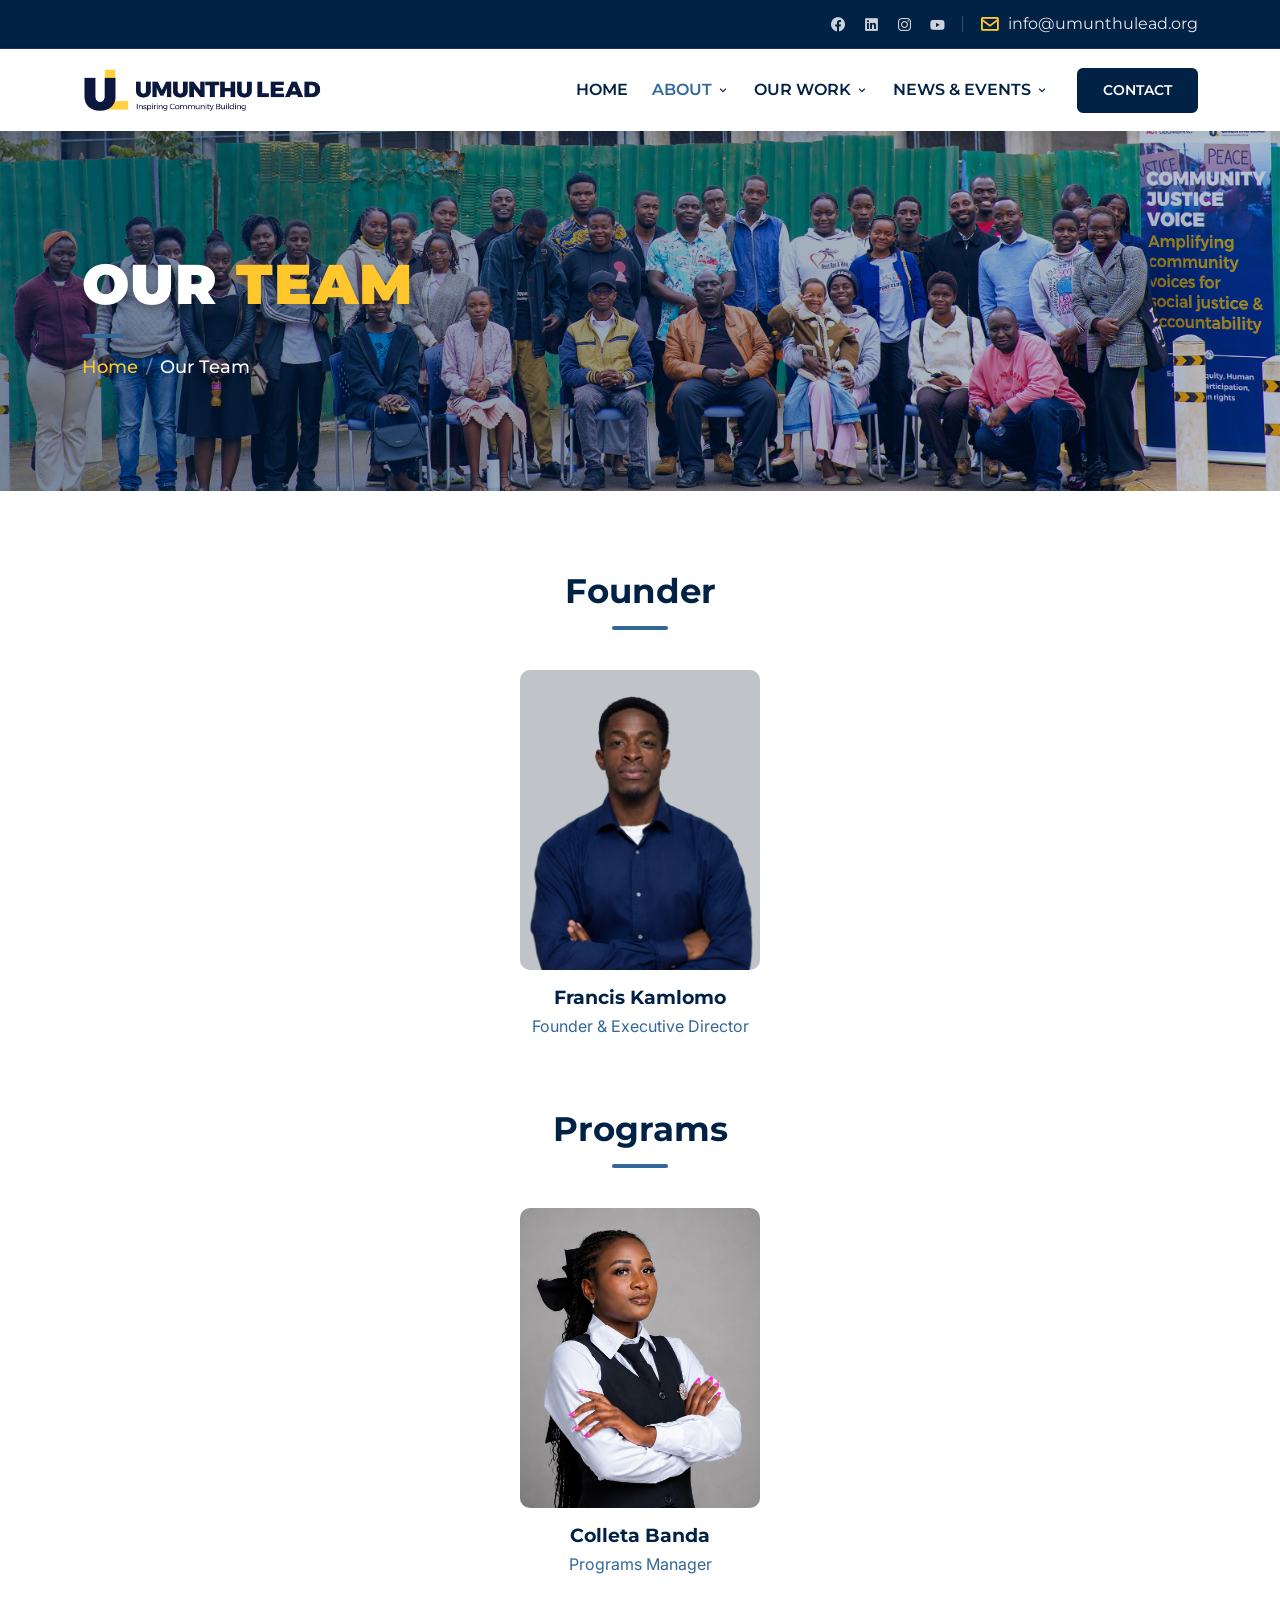
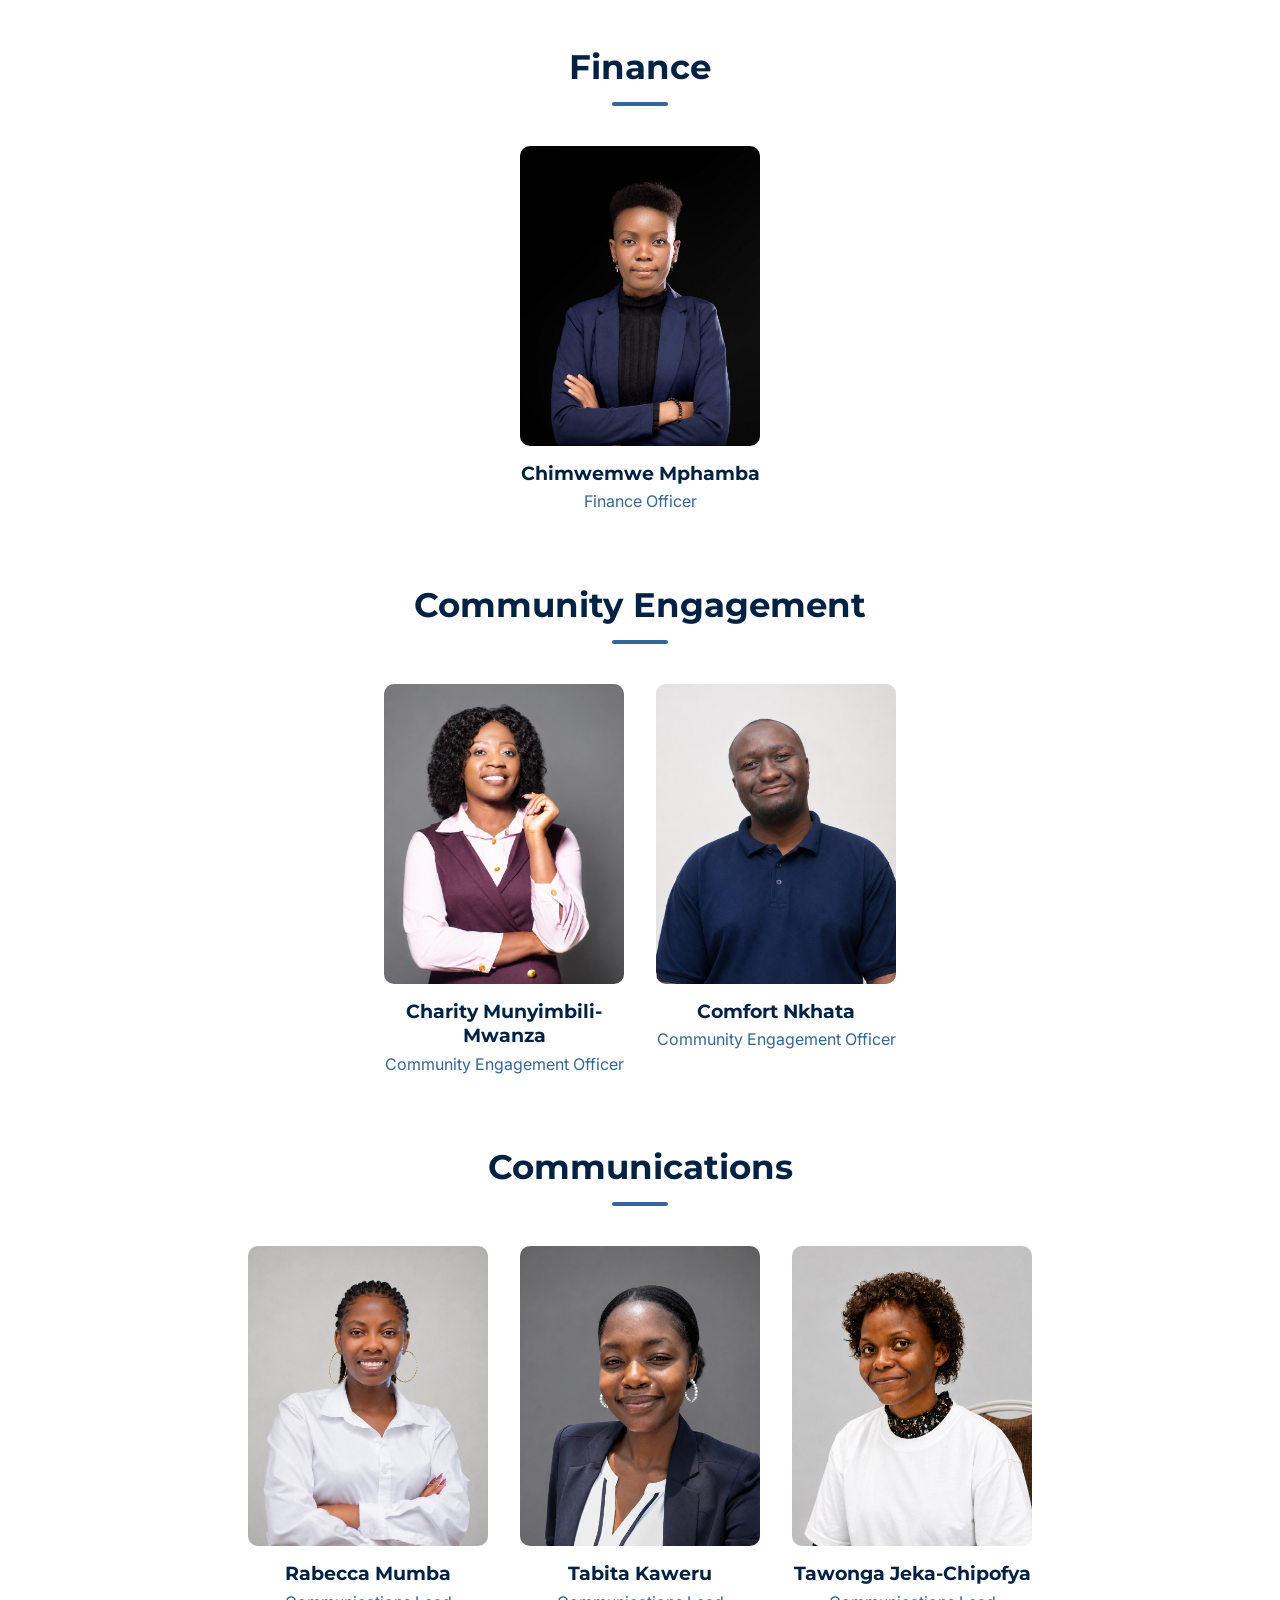
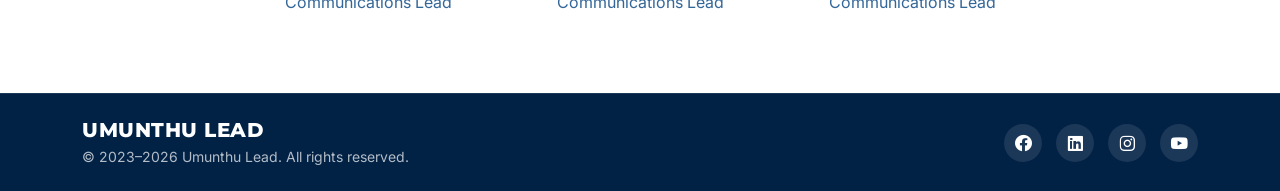
<file: pages/team.html>
<!DOCTYPE html>
<html lang="en">

<head>
    <meta charset="UTF-8">
    <meta name="viewport" content="width=device-width, initial-scale=1.0">
    <title>Our Team | Umunthu Lead</title>

    <!-- Bootstrap -->
    <link rel="stylesheet" href="../assets/vendor/bootstrap.bundle.min.css">
    <!-- Boxicons -->
    <link href='https://unpkg.com/boxicons@2.1.4/css/boxicons.min.css' rel='stylesheet'>
    <!-- Main App Stylesheet -->
    <link rel="stylesheet" href="../assets/css/app.css">
    <!-- Page-Specific Stylesheet -->
    <link rel="stylesheet" href="../assets/css/team.css">
</head>

<body id="home">

<!-- Header Wrapper for Sticky Nav -->
<header class="header-area">
    <nav class="top-nav">
        <div class="container">
            <div class="row align-items-center justify-content-end">
                <div class="col-auto me-auto d-none d-md-block"></div>
                <div class="col-auto">
                    <div class="top-nav-right-content">
                        <div class="social-links">
                            <a href="https://www.facebook.com/profile.php?id=61565016735270" target="_blank" rel="noopener noreferrer" aria-label="Facebook"><i class='bx bxl-facebook-circle'></i></a>
                            <a href="https://www.linkedin.com/company/umunthu-lead" target="_blank" rel="noopener noreferrer" aria-label="LinkedIn"><i class='bx bxl-linkedin-square'></i></a>
                            <a href="https://www.instagram.com/umunthuleadhub/" target="_blank" rel="noopener noreferrer" aria-label="Instagram"><i class='bx bxl-instagram'></i></a>
                            <a href="https://www.youtube.com/@UMUNTHULEAD" target="_blank" rel="noopener noreferrer" aria-label="YouTube"><i class='bx bxl-youtube'></i></a>
                        </div>
                        <div class="top-nav-divider"></div>
                        <div class="top-nav-email">
                            <p><i class='bx bx-envelope'></i> <span>info@umunthulead.org</span></p>
                        </div>
                    </div>
                </div>
            </div>
        </div>
    </nav>

    <nav class="navbar navbar-expand-lg bg-white main-nav">
        <div class="container">
            <a class="navbar-brand d-flex align-items-center gap-2" href="../index.html">
                <img src="../assets/images/header/UMUNTHU Lead-04.png" alt="Umunthu Lead Logo" class="navbar-logo">
            </a>
            <button class="navbar-toggler" type="button" data-bs-toggle="collapse" data-bs-target="#navbarNav"
                aria-controls="navbarNav" aria-expanded="false" aria-label="Toggle navigation">
                <span class="navbar-toggler-icon"></span>
            </button>
            <div class="collapse navbar-collapse" id="navbarNav">
                <ul class="navbar-nav ms-auto">
                    <li class="nav-item"><a class="nav-link" href="../index.html">Home</a></li>

                    <li class="nav-item dropdown">
                        <a class="nav-link active d-flex align-items-center gap-1" href="../index.html#about" id="aboutDropdown" role="button" data-bs-toggle="dropdown" aria-expanded="false">
                            <span>About</span><i class='bx bx-chevron-down dropdown-icon'></i>
                        </a>
                        <ul class="dropdown-menu" aria-labelledby="aboutDropdown">
                            <li><a class="dropdown-item" href="./who-we-are.html">Who We Are</a></li>
                            <li><a class="dropdown-item" href="./who-we-are.html#strategic-objectives">Our Strategic objectives</a></li>
                            <li><a class="dropdown-item" href="javascript:void(0)" id="navOurStoryLink">Watch Our Story</a></li>
                            <li><a class="dropdown-item" href="../pages/core-values.html">Core Values</a></li>
                            <li><a class="dropdown-item active" href="team.html">Our Team</a></li>
                        </ul>
                    </li>

                    <li class="nav-item dropdown">
                        <a class="nav-link d-flex align-items-center gap-1" href="#" id="workDropdown" role="button" data-bs-toggle="dropdown" aria-expanded="false">
                            <span>Our Work</span><i class='bx bx-chevron-down dropdown-icon'></i>
                        </a>
                        <ul class="dropdown-menu" aria-labelledby="workDropdown">
                            <li><a class="dropdown-item" href="./key-focus-areas.html">Programs & Key Focus Areas</a></li>
                            <li><a class="dropdown-item" href="./projects.html">Projects</a></li>
                            <!-- <li><a class="dropdown-item" href="../index.html#programs">Programs</a></li> -->
                            <li><a class="dropdown-item" href="../index.html#sdgs">SDGs</a></li>
                        </ul>
                    </li>

                    <li class="nav-item dropdown">
                        <a class="nav-link d-flex align-items-center gap-1" href="#" id="eventsDropdown" role="button" data-bs-toggle="dropdown" aria-expanded="false">
                            <span>News & Events</span><i class='bx bx-chevron-down dropdown-icon'></i>
                        </a>
                        <ul class="dropdown-menu" aria-labelledby="eventsDropdown">
                             <li><a class="dropdown-item" href="../index.html#latest-news">News</a></li>
                            <!-- <li><a class="dropdown-item" href="../index.html#upcoming-events">Upcoming Events</a></li>
                            <li><a class="dropdown-item" href="../index.html#stories">Impact Stories</a></li> -->
                            <li><a class="dropdown-item" href="gallery.html">Gallery</a></li>
                        </ul>
                    </li>
                </ul>
                <a href="contact.html" class="btn btn-brand ms-lg-3">Contact</a>
            </div>
        </div>
    </nav>
</header>

<main>

    <!-- PAGE HEADER -->
    <section class="team-hero bg-2">
        <div class="container">
            <h1 class="about-title text-start mb-3" style="font-size: clamp(36px, 5vw, 56px);">Our <span class="color-2">Team</span></h1>
            <div class="about-divider"></div>
            <nav class="team-breadcrumb" aria-label="breadcrumb">
                <a href="../index.html">Home</a>
                <span class="separator">/</span>
                <span class="current">Our Team</span>
            </nav>
        </div>
    </section>

    <!-- TEAM -->
    <section class="team-section" id="team">
        <div class="container">

            <div class="team-unit" id="founder">
                <h2 class="team-unit-title">Founder</h2>
                <div class="team-grid">
                <figure class="member">
                    <img src="../assets/images/team/FRANCIS-KAMLOMO--FOUNDER-&--EXECUTIVE-DIRECTOR2.jpg" alt="Francis Kamlomo">
                    <figcaption>
                        <h3 class="member-name">Francis Kamlomo</h3>
                        <p class="member-role">Founder &amp; Executive Director</p>
                    </figcaption>
                </figure>
                </div>
            </div>

            <div class="team-unit" id="programs">
                <h2 class="team-unit-title">Programs</h2>
                <div class="team-grid">
                <figure class="member">
                    <img src="../assets/images/team/COLLETA-BANDA---PROGRAMS-MANAGER.jpg" alt="Colleta Banda">
                    <figcaption>
                        <h3 class="member-name">Colleta Banda</h3>
                        <p class="member-role">Programs Manager</p>
                    </figcaption>
                </figure>
                </div>
            </div>

            <div class="team-unit" id="finance">
                <h2 class="team-unit-title">Finance</h2>
                <div class="team-grid">
                <figure class="member">
                    <img src="../assets/images/team/Chimwemwe Mphamba - Finace Officer.jpg" alt="Chimwemwe Mphamba">
                    <figcaption>
                        <h3 class="member-name">Chimwemwe Mphamba</h3>
                        <p class="member-role">Finance Officer</p>
                    </figcaption>
                </figure>
                </div>
            </div>

            <div class="team-unit" id="community-engagement">
                <h2 class="team-unit-title">Community Engagement</h2>
                <div class="team-grid">
                <figure class="member">
                    <img src="../assets/images/team/Charity-Munyimbili-Mwanza---Community-Engagament-Officer.jpg" alt="Charity Munyimbili-Mwanza">
                    <figcaption>
                        <h3 class="member-name">Charity Munyimbili-Mwanza</h3>
                        <p class="member-role">Community Engagement Officer</p>
                    </figcaption>
                </figure>
                <figure class="member">
                    <img src="../assets/images/team/COMFORT-NKHATA--COMMUNITY-ENGAGEMENT-OFFICER.jpg" alt="Comfort Nkhata">
                    <figcaption>
                        <h3 class="member-name">Comfort Nkhata</h3>
                        <p class="member-role">Community Engagement Officer</p>
                    </figcaption>
                </figure>
                </div>
            </div>

            <div class="team-unit" id="communications">
                <h2 class="team-unit-title">Communications</h2>
                <div class="team-grid">
                <figure class="member">
                    <img src="../assets/images/team/Rabecca-Mumba---Communication-Lead.jpg" alt="Rabecca Mumba">
                    <figcaption>
                        <h3 class="member-name">Rabecca Mumba</h3>
                        <p class="member-role">Communications Lead</p>
                    </figcaption>
                </figure>
                <figure class="member">
                    <img src="../assets/images/team/Tabita-kaweru---Communications-Lead.jpg" alt="Tabita Kaweru">
                    <figcaption>
                        <h3 class="member-name">Tabita Kaweru</h3>
                        <p class="member-role">Communications Lead</p>
                    </figcaption>
                </figure>
                <figure class="member">
                <img src="../assets/images/team/Tawonga-Jeka-Chipofya.jpg" alt="Tawonga Jeka-Chipofya">
                <figcaption>
                    <h3 class="member-name">Tawonga Jeka-Chipofya</h3>
                    <p class="member-role">Communications Lead</p>
                </figcaption>
            </figure>
                </div>
            </div>

           
            
           

        </div>
    </section>

</main>

<!-- FOOTER SECTION -->
<footer class="footer bg-1" id="contact">
    <div class="container">
        <div class="row align-items-center gy-4">
            <div class="col-12 col-md-6 text-center text-md-start">
                <h3 class="footer-brand mb-1">Umunthu Lead</h3>
                <p class="footer-text mb-0">&copy; 2023–2026 Umunthu Lead. All rights reserved.</p>
            </div>
            <div class="col-12 col-md-6 text-center text-md-end">
                <div class="footer-socials justify-content-center justify-content-md-end">
                    <a href="https://www.facebook.com/profile.php?id=61565016735270" target="_blank" rel="noopener noreferrer" aria-label="Facebook"><i class='bx bxl-facebook-circle'></i></a>
                    <a href="https://www.linkedin.com/company/umunthu-lead" target="_blank" rel="noopener noreferrer" aria-label="LinkedIn"><i class='bx bxl-linkedin-square'></i></a>
                    <a href="https://www.instagram.com/umunthuleadhub/" target="_blank" rel="noopener noreferrer" aria-label="Instagram"><i class='bx bxl-instagram'></i></a>
                    <a href="https://www.youtube.com/@UMUNTHULEAD" target="_blank" rel="noopener noreferrer" aria-label="YouTube"><i class='bx bxl-youtube'></i></a>
                </div>
            </div>
        </div>
    </div>
</footer>

<!-- VIDEO MODAL -->
<div class="story-modal" id="storyVideoModal" role="dialog" aria-modal="true" aria-label="Our Story Video" aria-hidden="true">
    <div class="story-modal-backdrop" data-close-modal></div>
    <div class="story-modal-dialog">
        <button type="button" class="story-modal-close" aria-label="Close video" data-close-modal>
            <svg viewBox="0 0 24 24" width="22" height="22" fill="none" stroke="currentColor" stroke-width="2.5" stroke-linecap="round" aria-hidden="true"><path d="M6 6l12 12M18 6L6 18"/></svg>
        </button>
        <div class="story-modal-video-box">
            <video id="storyModalVideo" controls playsinline preload="none" poster="../assets/video/DSC08965.jpg" controlslist="nodownload">
                <source src="../assets/video/VOICES THAT MATTER   COMMUNITY JUSTICE VOICE.mp4">
                Your browser does not support the video tag.
            </video>
        </div>
    </div>
</div>

<!-- Scroll to Top Floating Button -->
<a href="#home" class="scroll-top-btn" id="scrollTopBtn" aria-label="Scroll to top"><i class='bx bx-up-arrow-alt'></i></a>

<script src="../assets/vendor/bootstrap.bundle.min.js"></script>
<script src="../assets/js/app.js"></script>
<script>
    document.addEventListener('DOMContentLoaded', function () {
        var btn = document.getElementById('scrollTopBtn');
        if (btn) {
            window.addEventListener('scroll', function () {
                btn.classList.toggle('show', window.scrollY > 300);
            });
            btn.addEventListener('click', function (e) {
                e.preventDefault();
                window.scrollTo({ top: 0, behavior: 'smooth' });
            });
        }

        // Navbar "Watch Our Story" modal
        var navTrigger = document.getElementById('navOurStoryLink');
        var modal = document.getElementById('storyVideoModal');
        var video = document.getElementById('storyModalVideo');
        if (navTrigger && modal && video) {
            function closeModal() {
                video.pause();
                video.currentTime = 0;
                modal.classList.remove('is-open');
                modal.setAttribute('aria-hidden', 'true');
                document.body.classList.remove('story-modal-open');
            }
            navTrigger.addEventListener('click', function (e) {
                e.preventDefault();
                var nav = document.getElementById('navbarNav');
                if (nav && nav.classList.contains('show')) {
                    var inst = bootstrap.Collapse.getInstance(nav);
                    if (inst) inst.hide(); else nav.classList.remove('show');
                }
                modal.classList.add('is-open');
                modal.setAttribute('aria-hidden', 'false');
                document.body.classList.add('story-modal-open');
                var p = video.play();
                if (p && p.catch) p.catch(function () {});
                var closeBtn = modal.querySelector('.story-modal-close');
                if (closeBtn) closeBtn.focus();
            });
            modal.querySelectorAll('[data-close-modal]').forEach(function (el) {
                el.addEventListener('click', closeModal);
            });
            document.addEventListener('keydown', function (e) {
                if (e.key === 'Escape' && modal.classList.contains('is-open')) closeModal();
            });
        }
    });
</script>
</body>

</html>
</file>
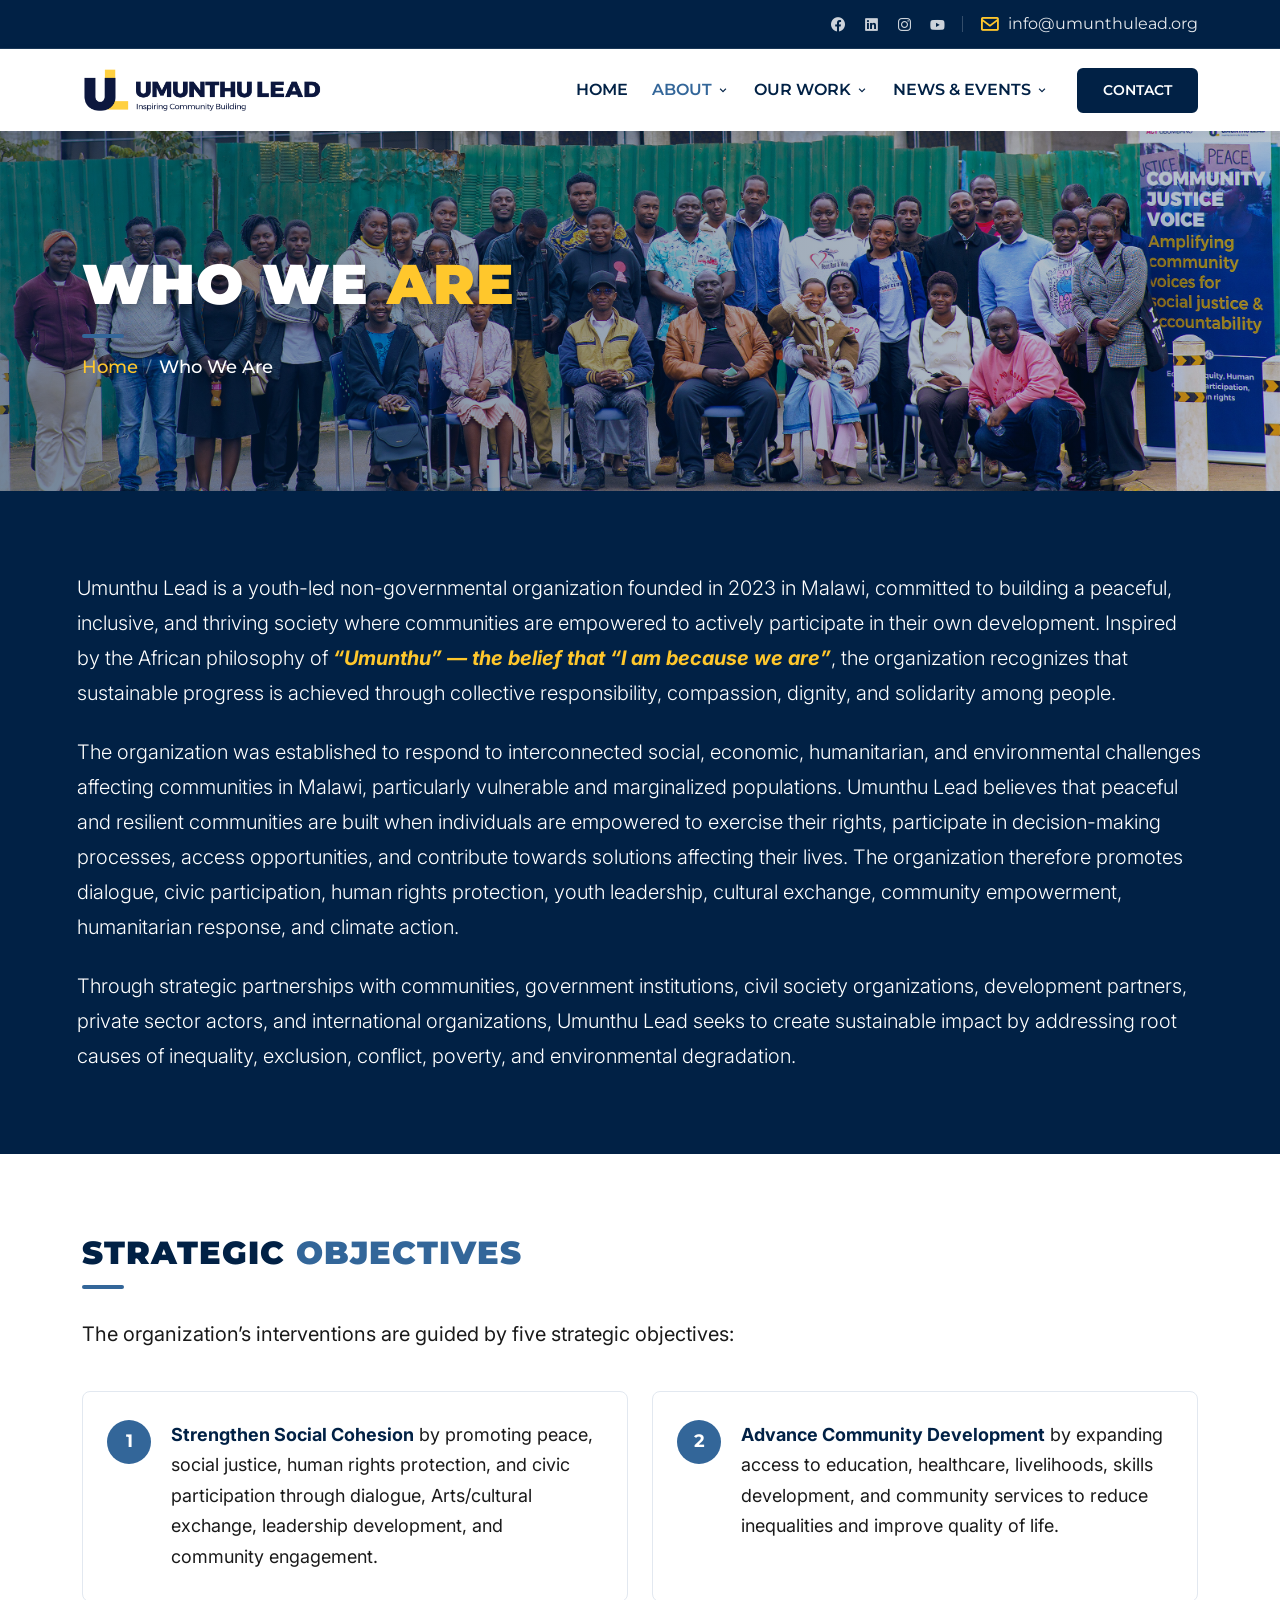
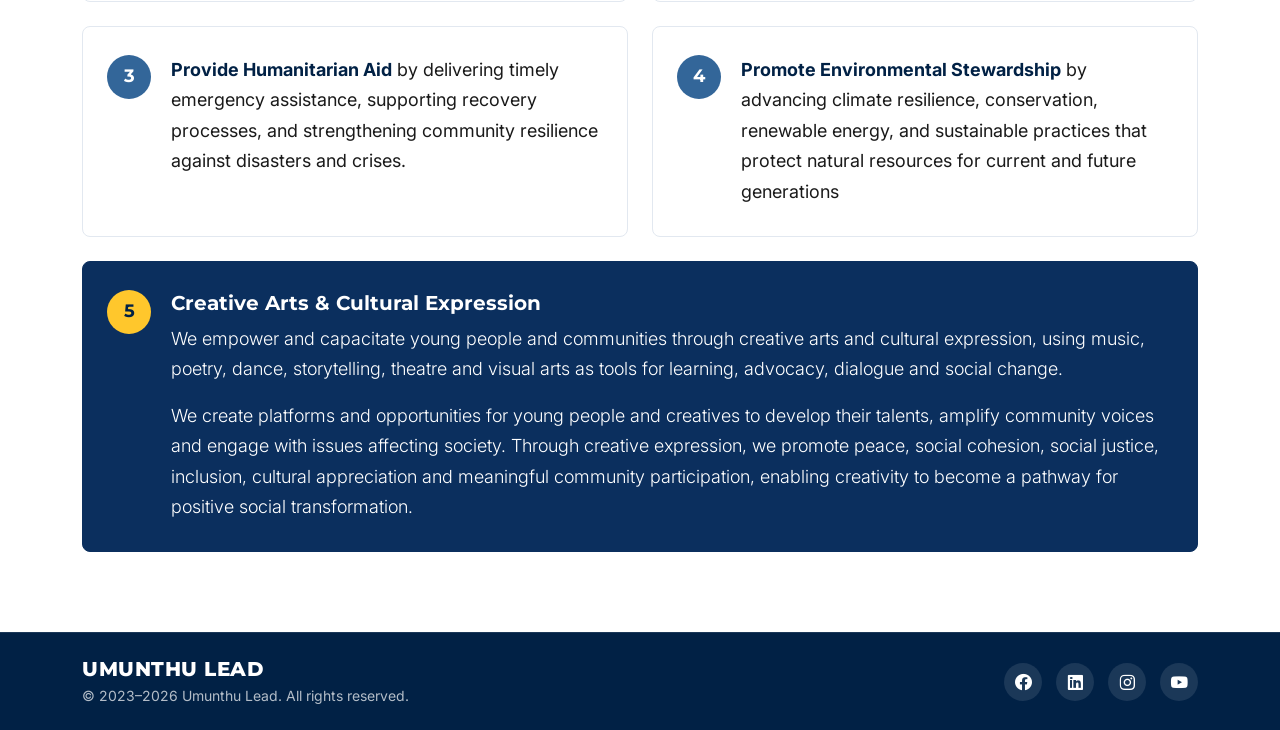
<file: pages/who-we-are.html>
<!DOCTYPE html>
<html lang="en">

<head>
    <meta charset="UTF-8">
    <meta name="viewport" content="width=device-width, initial-scale=1.0">
    <title>Who We Are | Umunthu Lead</title>

    <!-- Bootstrap -->
    <link rel="stylesheet" href="../assets/vendor/bootstrap.bundle.min.css">
    <!-- Boxicons -->
    <link href='https://unpkg.com/boxicons@2.1.4/css/boxicons.min.css' rel='stylesheet'>
    <!-- Main App Stylesheet -->
    <link rel="stylesheet" href="../assets/css/app.css">
    <!-- Page-Specific Stylesheet -->
    <link rel="stylesheet" href="../assets/css/who-we-are.css">
</head>

<body id="home">

<!-- Header Wrapper for Sticky Nav -->
<header class="header-area">
    <!-- top nav -->
    <nav class="top-nav">
        <div class="container">
            <div class="row align-items-center justify-content-end">
                <div class="col-auto me-auto d-none d-md-block"></div>

                <div class="col-auto">
                    <div class="top-nav-right-content">
                        <div class="social-links">
                            <a href="https://www.facebook.com/profile.php?id=61565016735270" target="_blank" rel="noopener noreferrer" aria-label="Facebook">
                                <i class='bx bxl-facebook-circle'></i>
                            </a>
                            <a href="https://www.linkedin.com/company/umunthu-lead" target="_blank" rel="noopener noreferrer" aria-label="LinkedIn">
                                <i class='bx bxl-linkedin-square'></i>
                            </a>
                            <a href="https://www.instagram.com/umunthuleadhub/" target="_blank" rel="noopener noreferrer" aria-label="Instagram">
                                <i class='bx bxl-instagram'></i>
                            </a>
                            <a href="https://www.youtube.com/@UMUNTHULEAD" target="_blank" rel="noopener noreferrer" aria-label="YouTube">
                                <i class='bx bxl-youtube'></i>
                            </a>
                        </div>

                        <div class="top-nav-divider"></div>

                        <div class="top-nav-email">
                            <p>
                                <i class='bx bx-envelope'></i>
                                <span>info@umunthulead.org</span>
                            </p>
                        </div>
                    </div>
                </div>
            </div>
        </div>
    </nav>

    <!-- main nav -->
    <nav class="navbar navbar-expand-lg bg-white main-nav">
        <div class="container">
            <a class="navbar-brand d-flex align-items-center gap-2" href="../index.html">
                <img src="../assets/images/header/UMUNTHU Lead-04.png" alt="Umunthu Lead Logo" class="navbar-logo">
            </a>
            <button class="navbar-toggler" type="button" data-bs-toggle="collapse" data-bs-target="#navbarNav"
                aria-controls="navbarNav" aria-expanded="false" aria-label="Toggle navigation">
                <span class="navbar-toggler-icon"></span>
            </button>
            <div class="collapse navbar-collapse" id="navbarNav">
                <ul class="navbar-nav ms-auto">

                    <!-- Home -->
                    <li class="nav-item">
                        <a class="nav-link" href="../index.html">Home</a>
                    </li>

                    <!-- About Dropdown -->
                    <li class="nav-item dropdown">
                        <a class="nav-link active d-flex align-items-center gap-1" href="../index.html#about" id="aboutDropdown" role="button"
                            data-bs-toggle="dropdown" aria-expanded="false">
                            <span>About</span>
                            <i class='bx bx-chevron-down dropdown-icon'></i>
                        </a>
                        <ul class="dropdown-menu" aria-labelledby="aboutDropdown">
                            <li><a class="dropdown-item" href="./who-we-are.html">Who We Are</a></li>
                            <li><a class="dropdown-item" href="./who-we-are.html#strategic-objectives">Our Strategic objectives</a></li>
                            <li><a class="dropdown-item" href="javascript:void(0)" id="navOurStoryLink">Watch Our Story</a></li>
                            <li><a class="dropdown-item" href="../pages/core-values.html">Core Values</a></li>
                            <li><a class="dropdown-item" href="team.html">Our Team</a></li>
                        </ul>
                    </li>

                    <!-- Our Work Dropdown -->
                    <li class="nav-item dropdown">
                        <a class="nav-link d-flex align-items-center gap-1" href="#" id="workDropdown" role="button"
                            data-bs-toggle="dropdown" aria-expanded="false">
                            <span>Our Work</span>
                            <i class='bx bx-chevron-down dropdown-icon'></i>
                        </a>
                        <ul class="dropdown-menu" aria-labelledby="workDropdown">
                            <li><a class="dropdown-item" href="./key-focus-areas.html">Programs & Key Focus Areas</a></li>
                            <li><a class="dropdown-item" href="./projects.html">Projects</a></li>
                            <!-- <li><a class="dropdown-item" href="../index.html#programs">Programs</a></li> -->
                            <li><a class="dropdown-item" href="../index.html#sdgs">SDGs</a></li>
                        </ul>
                    </li>

                    <!-- News & Events Dropdown -->
                    <li class="nav-item dropdown">
                        <a class="nav-link d-flex align-items-center gap-1" href="#" id="eventsDropdown" role="button"
                            data-bs-toggle="dropdown" aria-expanded="false">
                            <span>News & Events</span>
                            <i class='bx bx-chevron-down dropdown-icon'></i>
                        </a>
                        <ul class="dropdown-menu" aria-labelledby="eventsDropdown">
                            <li><a class="dropdown-item" href="../index.html#latest-news">News</a></li>
                            <!-- <li><a class="dropdown-item" href="../index.html#upcoming-events">Upcoming Events</a></li>
                            <li><a class="dropdown-item" href="../index.html#stories">Impact Stories</a></li> -->
                            <li><a class="dropdown-item" href="gallery.html">Gallery</a></li>
                        </ul>
                    </li>

                </ul>
                <a href="contact.html" class="btn btn-brand ms-lg-3">Contact</a>
            </div>
        </div>
    </nav>
</header>

<main>

    <!-- PAGE HEADER -->
    <section class="wwa-hero bg-2">
        <div class="container">
            <h1 class="about-title text-start mb-3" style="font-size: clamp(36px, 5vw, 56px);">Who We <span class="color-2">Are</span></h1>
            <div class="about-divider"></div>
            <nav class="wwa-breadcrumb" aria-label="breadcrumb">
                <a href="../index.html">Home</a>
                <span class="separator">/</span>
                <span class="current">Who We Are</span>
            </nav>
        </div>
    </section>

  <!-- INTRODUCTION SECTION (Edge-to-Edge) -->
<section class="wwa-section wwa-section-full bg-1 wwa-dark" id="introduction">
    <div class="container  wwa-prose wwa-prose-full">
        <p>Umunthu Lead is a youth-led non-governmental organization founded in 2023 in Malawi, committed to building a peaceful, inclusive, and thriving society where communities are empowered to actively participate in their own development. Inspired by the African philosophy of <span class="text-italic fw-bold color-2">“Umunthu” — the belief that “I am because we are”</span>, the organization recognizes that sustainable progress is achieved through collective responsibility, compassion, dignity, and solidarity among people.</p>
        
        <p>The organization was established to respond to interconnected social, economic, humanitarian, and environmental challenges affecting communities in Malawi, particularly vulnerable and marginalized populations. Umunthu Lead believes that peaceful and resilient communities are built when individuals are empowered to exercise their rights, participate in decision-making processes, access opportunities, and contribute towards solutions affecting their lives. The organization therefore promotes dialogue, civic participation, human rights protection, youth leadership, cultural exchange, community empowerment, humanitarian response, and climate action.</p>
        
        <p>Through strategic partnerships with communities, government institutions, civil society organizations, development partners, private sector actors, and international organizations, Umunthu Lead seeks to create sustainable impact by addressing root causes of inequality, exclusion, conflict, poverty, and environmental degradation.</p>
    </div>
</section>

    <!-- STRATEGIC OBJECTIVES -->
    <section class="wwa-section wwa-white" id="strategic-objectives">
        <div class="container">

            <h2 class="about-title-dark">Strategic <span class="color-hover">Objectives</span></h2>
            <div class="about-divider"></div>

            <p class="wwa-objectives-intro">The organization’s interventions are guided by five strategic objectives:</p>

            <div class="row g-4">

                <div class="col-12 col-md-6">
                    <div class="objective-card">
                        <div class="objective-num">1</div>
                        <div class="objective-body">
                            <p><strong>Strengthen Social Cohesion</strong> by promoting peace, social justice, human rights protection, and civic participation through dialogue, Arts/cultural exchange, leadership development, and community engagement.</p>
                        </div>
                    </div>
                </div>

                <div class="col-12 col-md-6">
                    <div class="objective-card">
                        <div class="objective-num">2</div>
                        <div class="objective-body">
                            <p><strong>Advance Community Development</strong> by expanding access to education, healthcare, livelihoods, skills development, and community services to reduce inequalities and improve quality of life.</p>
                        </div>
                    </div>
                </div>

                <div class="col-12 col-md-6">
                    <div class="objective-card">
                        <div class="objective-num">3</div>
                        <div class="objective-body">
                            <p><strong>Provide Humanitarian Aid</strong> by delivering timely emergency assistance, supporting recovery processes, and strengthening community resilience against disasters and crises.</p>
                        </div>
                    </div>
                </div>

                <div class="col-12 col-md-6">
                    <div class="objective-card">
                        <div class="objective-num">4</div>
                        <div class="objective-body">
                            <p><strong>Promote Environmental Stewardship</strong> by advancing climate resilience, conservation, renewable energy, and sustainable practices that protect natural resources for current and future generations</p>
                        </div>
                    </div>
                </div>

                <div class="col-12">
                    <div class="objective-card objective-card-wide">
                        <div class="objective-num">5</div>
                        <div class="objective-body">
                            <span class="objective-title">Creative Arts &amp; Cultural Expression</span>
                            <p>We empower and capacitate young people and communities through creative arts and cultural expression, using music, poetry, dance, storytelling, theatre and visual arts as tools for learning, advocacy, dialogue and social change.</p>
                            <p>We create platforms and opportunities for young people and creatives to develop their talents, amplify community voices and engage with issues affecting society. Through creative expression, we promote peace, social cohesion, social justice, inclusion, cultural appreciation and meaningful community participation, enabling creativity to become a pathway for positive social transformation.</p>
                        </div>
                    </div>
                </div>

            </div>
        </div>
    </section>

</main>

<!-- FOOTER SECTION -->
<footer class="footer bg-1" id="contact">
    <div class="container">
        <div class="row align-items-center gy-4">

            <div class="col-12 col-md-6 text-center text-md-start">
                <h3 class="footer-brand mb-1">Umunthu Lead</h3>
                <p class="footer-text mb-0">&copy; 2023–2026 Umunthu Lead. All rights reserved.</p>
            </div>

            <div class="col-12 col-md-6 text-center text-md-end">
                <div class="footer-socials justify-content-center justify-content-md-end">
                    <a href="https://www.facebook.com/profile.php?id=61565016735270" target="_blank" rel="noopener noreferrer" aria-label="Facebook">
                        <i class='bx bxl-facebook-circle'></i>
                    </a>
                    <a href="https://www.linkedin.com/company/umunthu-lead" target="_blank" rel="noopener noreferrer" aria-label="LinkedIn">
                        <i class='bx bxl-linkedin-square'></i>
                    </a>
                    <a href="https://www.instagram.com/umunthuleadhub/" target="_blank" rel="noopener noreferrer" aria-label="Instagram">
                        <i class='bx bxl-instagram'></i>
                    </a>
                    <a href="https://www.youtube.com/@UMUNTHULEAD" target="_blank" rel="noopener noreferrer" aria-label="YouTube">
                        <i class='bx bxl-youtube'></i>
                    </a>
                </div>
            </div>

        </div>
    </div>
</footer>

<!-- VIDEO MODAL -->
<div class="story-modal" id="storyVideoModal" role="dialog" aria-modal="true" aria-label="Our Story Video" aria-hidden="true">
    <div class="story-modal-backdrop" data-close-modal></div>

    <div class="story-modal-dialog">
        <button type="button" class="story-modal-close" aria-label="Close video" data-close-modal>
            <svg viewBox="0 0 24 24" width="22" height="22" fill="none" stroke="currentColor" stroke-width="2.5" stroke-linecap="round" aria-hidden="true">
                <path d="M6 6l12 12M18 6L6 18"/>
            </svg>
        </button>

        <div class="story-modal-video-box">
            <video id="storyModalVideo"
                   controls
                   playsinline
                   preload="none"
                   poster="../assets/video/DSC08965.jpg"
                   controlslist="nodownload">
                <source src="../assets/video/VOICES THAT MATTER   COMMUNITY JUSTICE VOICE.mp4">
                Your browser does not support the video tag.
            </video>
        </div>
    </div>
</div>

<!-- Scroll to Top Floating Button -->
<a href="#home" class="scroll-top-btn" id="scrollTopBtn" aria-label="Scroll to top">
    <i class='bx bx-up-arrow-alt'></i>
</a>

<script src="../assets/vendor/bootstrap.bundle.min.js"></script>
<script src="../assets/js/app.js"></script>
<script>
    document.addEventListener('DOMContentLoaded', function () {
        var btn = document.getElementById('scrollTopBtn');
        if (!btn) return;
        window.addEventListener('scroll', function () {
            btn.classList.toggle('show', window.scrollY > 300);
        });
        btn.addEventListener('click', function (e) {
            e.preventDefault();
            window.scrollTo({ top: 0, behavior: 'smooth' });
        });

        // Navbar Watch Our Story modal trigger
        const navTrigger = document.getElementById('navOurStoryLink');
        const modal = document.getElementById('storyVideoModal');
        const video = document.getElementById('storyModalVideo');
        if (navTrigger && modal && video) {
            const closers = modal.querySelectorAll('[data-close-modal]');

            function openModal(e) {
                if (e) e.preventDefault();
                modal.classList.add('is-open');
                modal.setAttribute('aria-hidden', 'false');
                document.body.classList.add('story-modal-open');
                const playPromise = video.play();
                if (playPromise && playPromise.catch) {
                    playPromise.catch(function (err) {
                        console.log('Autoplay blocked:', err);
                    });
                }
                const closeBtn = modal.querySelector('.story-modal-close');
                if (closeBtn) closeBtn.focus();
            }

            function closeModal() {
                video.pause();
                video.currentTime = 0;
                modal.classList.remove('is-open');
                modal.setAttribute('aria-hidden', 'true');
                document.body.classList.remove('story-modal-open');
            }

            navTrigger.addEventListener('click', function (e) {
                e.preventDefault();
                const navbarCollapse = document.getElementById('navbarNav');
                if (navbarCollapse && navbarCollapse.classList.contains('show')) {
                    const bsCollapse = bootstrap.Collapse.getInstance(navbarCollapse);
                    if (bsCollapse) {
                        bsCollapse.hide();
                    } else {
                        navbarCollapse.classList.remove('show');
                    }
                }
                openModal(e);
            });

            closers.forEach(function (el) {
                el.addEventListener('click', closeModal);
            });

            document.addEventListener('keydown', function (e) {
                if (e.key === 'Escape' && modal.classList.contains('is-open')) {
                    closeModal();
                }
            });
        }
    });
</script>
</body>

</html>
</file>
<file: assets/css/app.css>
@import url('https://fonts.googleapis.com/css2?family=DM+Sans:ital,opsz,wght@0,9..40,100..1000;1,9..40,100..1000&family=Inter:ital,opsz,wght@0,14..32,100..900;1,14..32,100..900&family=Montserrat:ital,wght@0,100..900;1,100..900&display=swap');

/* ==========================================================================
   GLOBAL VARIABLES & RESET
   ========================================================================== */
:root {
    --color-primary: #012145; 
    --color-primary-2: #0B2F5E; 
    --color-secondary: #FFC72C;     /* Sun Yellow Accent */
    --color-hover: #336699;        /* Lighter Blue Accent for Hover */
    --color-white: #FFFFFF;        /* Pure White */
    --color-bg-brighter: #E8EEF5;

    --color-text-dark: #1A1A1A;
    --color-bg-light: #F8F9FA;
    --color-border: #E2E8F0;
}

html {
    scroll-behavior: smooth;
}

body {
    font-family: 'Montserrat', sans-serif;
    line-height: 1.5;
    color: var(--color-text-dark);
    overflow-x: hidden;
}

a {
    text-decoration: none;
    transition: all 0.3s ease;
}

.bg-1 {
    background: var(--color-primary);
}

.bg-2 {
    background: var(--color-primary-2);
}

.color-2 {
    color: var(--color-secondary);
}

.text-italic {
    font-style: italic;
}

/* Container width standardizations for large & ultra-wide displays */
.container {
    width: 100%;
    margin-left: auto;
    margin-right: auto;
}

@media (min-width: 1400px) {
    .container,
    .about .container,
    .news .container {
        max-width: 1320px !important;
    }
}

@media (min-width: 1600px) {
    .container,
    .about .container,
    .news .container {
        max-width: 1400px !important;
    }
}

/* ==========================================================================
   0. HEADER WRAPPER (Sticky Navigation)
   ========================================================================== */
.header-area {
    position: sticky;
    top: 0;
    z-index: 1030; /* Stays above Bootstrap modals/dropdowns */
    width: 100%;
}

/* ==========================================================================
   1. TOP NAVIGATION (Height: 49px)
   ========================================================================== */
.top-nav {
    height: 49px;
    min-height: 49px;
    background-color: var(--color-primary);
    color: var(--color-white);
    font-size: 12px;
    display: flex;
    align-items: center;
    border-bottom: 1px solid rgba(255, 255, 255, 0.1);
}

.top-nav .container,
.top-nav .row {
    height: 100%;
}

/* Right Content Grouping container */
.top-nav-right-content {
    display: flex;
    align-items: center;
    height: 100%;
    gap: 16px;
}

/* Social Links */
.top-nav .social-links {
    display: flex;
    align-items: center;
    gap: 16px;
    height: 100%;
}

.top-nav .social-links a {
    color: rgba(255, 255, 255, 0.8);
    font-size: 17px;
    width: 17px;
    height: 17px;
    display: flex;
    align-items: center;
    justify-content: center;
}

.top-nav .social-links a:hover {
    color: var(--color-secondary);
}

/* Thin Demarcation Line */
.top-nav-divider {
    width: 1px;
    height: 16px;
    background-color: rgba(255, 255, 255, 0.2);
}

/* Email Info */
.top-nav p {
    margin-bottom: 0;
    color: rgba(255, 255, 255, 0.9);
    display: flex;
    align-items: center;
    gap: 8px;
    font-weight: 400;
    font-size: 16px;
    transition: all 0.4s ease-in-out;
}

.top-nav span:hover {
    text-decoration: underline;
    cursor: pointer;
    color: var(--color-secondary);
}

.top-nav p i {
    color: var(--color-secondary);
    font-size: 1.3rem;
}

/* ==========================================================================
   2. MAIN NAVIGATION (Height: 72px)
   ========================================================================== */
.navbar {
    height: 82px;
    min-height: 82px;
    padding-top: 0;
    padding-bottom: 0;
    background-color: var(--color-white) !important;
    box-shadow: 0 2px 10px rgba(0, 0, 0, 0.05);
}

/* Brand / Logo Styling */
.navbar-brand {
    font-weight: 800;
    font-size: 1.4rem;
    color: var(--color-primary);
    letter-spacing: -0.5px;
    display: flex;
    align-items: center;
    height: 100%;
}

.navbar-brand:hover {
    color: var(--color-primary);
}

.navbar-logo {
    height: 43px;
    width: auto;
    object-fit: contain;
}

/* Nav Links */
.navbar-nav .nav-link {
    color: var(--color-primary);
    font-weight: 600;
    font-size: 16px;
    padding: 0 12px !important;
    text-transform: uppercase;
    line-height: 72px; /* Centers text across 72px height */
    transition: color 0.4s ease;
}

.navbar-nav .nav-link:hover,
.navbar-nav .nav-link.active,
.navbar-nav .show > .nav-link {
    color: var(--color-hover);
}

/* Dropdown Menu Box Styling */
.navbar-nav .dropdown-menu {
    border: none;
    border-radius: 6px;
    box-shadow: 0 10px 30px rgba(0, 0, 0, 0.1);
    padding: 8px 0;
    margin-top: 0;
    background-color: var(--color-white);
}

/* Dropdown Menu Items */
.navbar-nav .dropdown-item {
    font-size: 15px;
    font-weight: 600;
    color: var(--color-primary);
    padding: 10px 20px;
    transition: all 0.3s ease;
}

.navbar-nav .dropdown-item:hover {
    background-color: var(--color-bg-light);
    color: var(--color-hover);
    padding-left: 24px;
}

/* Desktop Hover Trigger */
@media (min-width: 992px) {
    .navbar-nav .nav-item.dropdown:hover .dropdown-menu {
        display: block;
        animation: fadeIn 0.25s ease-in-out;
    }
}

@keyframes fadeIn {
    from {
        opacity: 0;
        transform: translateY(6px);
    }
    to {
        opacity: 1;
        transform: translateY(0);
    }
}

/* Hide Bootstrap's Default Caret Triangle */
.navbar-nav .dropdown-toggle::after {
    display: none !important;
}

/* Custom Dropdown Icon Styling */
.navbar-nav .dropdown-icon {
    font-size: 14px;
    color: var(--color-primary);
    transition: transform 0.3s ease, color 0.3s ease;
}

.navbar-nav .nav-item.dropdown:hover .dropdown-icon,
.navbar-nav .nav-link:hover .dropdown-icon {
    color: var(--color-hover);
}

/* Contact Button */
.btn-brand {
    background-color: var(--color-primary);
    color: var(--color-white);
    font-weight: 600;
    font-size: 14px;
    text-transform: uppercase;
    padding: 10px 24px;
    border-radius: 6px;
    border: 2px solid var(--color-primary);
    transition: all 0.3s ease;
}

.btn-brand:hover {
    background-color: var(--color-hover);
    color: var(--color-white);
}

/* Mobile Adjustments for Navbar */
@media (max-width: 991.98px) {
    .navbar {
        height: auto;
        min-height: 72px;
        padding: 12px 0;
    }
    
    .navbar-collapse {
        background-color: var(--color-white);
        padding: 16px 0;
    }

    .navbar-nav .nav-link {
        line-height: 2.5;
        padding: 0 !important;
    }

    .navbar-nav .dropdown-menu {
        box-shadow: none;
        background-color: var(--color-bg-light);
        padding: 4px 12px;
        margin-bottom: 8px;
    }

    .btn-brand {
        display: inline-block;
        margin-top: 12px;
    }
}
/* ==========================================================================
   3. HERO SECTION (Height: 517px) - Slider
   ========================================================================== */
.hero-section {
    height: 517px;
    min-height: 517px;
    position: relative;
    overflow: hidden;
}

.hero-section .carousel,
.hero-section .carousel-inner,
.hero-section .carousel-item,
.hero-slide {
    height: 100%;
}

.hero-slide {
    position: relative;
    display: flex;
    align-items: center;
    background-color: var(--color-primary-2);
    background-size: cover;
    background-position: center;
    background-repeat: no-repeat;
}

.hero-slide::before {
    content: "";
    position: absolute;
    inset: 0;
    background:
        radial-gradient(circle at center, rgba(12, 16, 23, 0.142) 0%, rgba(13, 18, 27, 0.368) 100%),
        linear-gradient(to bottom, rgba(0, 0, 0, 0.156) 0%, rgba(0, 0, 0, 0.316) 100%);
}

.hero-slide-1 { background-image: url('../images/hero/1.jpg'); }
.hero-slide-2 { background-image: url('../images/hero/2.jpg'); }
.hero-slide-3 { background-image: url('../images/hero/3.jpg'); }

.hero-content {
    position: relative;
    z-index: 2;
    padding-left: clamp(24px, 7vw, 104px);
    padding-right: clamp(24px, 5vw, 64px);
    text-align: left;
    max-width: 1300px;
}

.hero-section .carousel-indicators {
    margin-bottom: 16px;
}

.hero-subtitle {
    font-family: 'Montserrat', sans-serif;
    font-size: clamp(16px, 1.7vw, 20px);
    font-weight: 300;
    letter-spacing: clamp(1px, 0.2vw, 2px);
    color: var(--color-secondary);
    margin-bottom: 12px;
}

.hero-title {
    font-family: 'Inter', sans-serif;
    /* Scales between 64px (desktop minimum) and 90px (ultra-wide maximum) */
    font-size: clamp(66px, 5.6vw, 92px);
    font-weight: 800;
    text-transform: uppercase;
    line-height: 1.1;
    letter-spacing: -0.5px;
    color: var(--color-white);
    margin-bottom: 0;
    
    /* Subtle text shadow for readability */
    text-shadow: 0 4px 12px rgba(0, 0, 0, 0.384);
}

.btn-outline-brand {
    background-color: transparent;
    color: var(--color-white);
    font-weight: 600;
    font-size: 12.5px;
    text-transform: uppercase;
    padding: 10px 24px;
    border-radius: 6px;
    border: 2px solid var(--color-white);
    transition: all 0.3s ease;
}

.btn-outline-brand:hover {
    background-color: var(--color-white);
    color: var(--color-primary);
    border-color: var(--color-white);
}

/* Mobile & Tablet override so it stays appropriately sized on smaller viewports */
@media (max-width: 991.98px) {
    .hero-content {
        padding-left: 32px;
        padding-right: 32px;
    }
    .hero-title {
        font-size: clamp(32px, 7vw, 50px);
    }
    .hero-subtitle {
        font-size: 15px;
    }
}


/* ==========================================================================
   4. ABOUT SECTION
   ========================================================================== */
.about {
    padding-top: 100px !important;
    padding-bottom: 100px !important;
}

.about .container {
    max-width: 1140px;
    margin-left: auto;
    margin-right: auto;
    padding-left: 12px;
    padding-right: 12px;
}

.about-row {
    display: flex;
    justify-content: flex-start;
}

.about-content {
    width: 100%;
}

.about-title {
    font-size: 32px;
    text-transform: uppercase;
    font-weight: 1000;
    color: var(--color-white) !important;
    margin-bottom: 12px;
    letter-spacing: 1px;
}

.about-divider {
    width: 42px;
    height: 4px;
    background-color: var(--color-hover);
    border-radius: 2px;
    margin-bottom: 28px;
}

.about-row p {
    font-family: 'Inter', sans-serif;
    color: var(--color-white) !important;
    font-size: 24px;
    font-weight: 200;
    letter-spacing: 0;
    line-height: 1.6;
    margin-bottom: 24px;
}

.about-row p:last-child {
    margin-bottom: 0;
}

.about-read-more-inline {
    display: inline-flex;
    align-items: center;
    gap: 4px;
    color: var(--color-secondary);
    font-family: 'Montserrat', sans-serif;
    font-size: 18px;
    font-weight: 600;
    text-transform: uppercase;
    letter-spacing: 0.5px;
    text-decoration: none;
    transition: all 0.3s ease;
    vertical-align: middle;
    font-style: italic !important;
}

.about-read-more-inline i {
    font-size: 20px;
    transition: transform 0.3s ease;
}

.about-read-more-inline:hover {
    color: var(--color-white);
}

.about-read-more-inline:hover i {
    transform: translateX(4px);
}

/* #about ID layout */
#about {
    min-height: 384px;
    height: auto;
    display: flex;
    align-items: center;
    padding-top: 48px;
    padding-bottom: 48px;
}

#about .container {
    width: 100%;
}

@media (max-width: 767.98px) {
    .about {
        padding-top: 60px;
        padding-bottom: 60px;
    }

    .about-row p {
        font-size: 16px;
    }

    .about-read-more-inline {
        font-size: 12px !important; 
    }

    #about {
        min-height: 384px;
        padding-top: 48px;
        padding-bottom: 48px;
    }
}

/* ==========================================================================
   5. VISION & MISSION (single section)
   ========================================================================== */
#vision-mission {
    min-height: 281px;
    height: auto;
    display: flex;
    align-items: center;
    padding-top: 48px;
    padding-bottom: 48px;
}

#vision-mission .container {
    width: 100%;
}

#vision-mission .about-title {
    font-size: 32px;
}

#vision-mission .vm-block + .vm-block {
    margin-top: 64px;
}

#vision p.vision,
#mission p.mission {
    font-size: 24px !important;
}

@media (max-width: 767.98px) {
    #vision-mission {
        padding-top: 48px;
        padding-bottom: 48px;
    }

    #vision-mission .vm-block + .vm-block {
        margin-top: 44px;
    }

    #vision p.vision,
    #mission p.mission {
        font-size: 17px !important;
    }
}


/* ==========================================================================
   6. PARTNERSHIPS SECTION
   ========================================================================== */
.about-title-dark {
    font-size: 32px;
    text-transform: uppercase;
    font-weight: 1000;
    color: var(--color-primary) !important;
    margin-bottom: 12px;
    letter-spacing: 1px;
}

.color-hover {
    color: var(--color-hover);
}

#partnerships {
    min-height: 379px;
    height: auto;
    padding-top: 80px;
    padding-bottom: 80px;
}

#partnerships .container {
    height: 100%;
    display: flex;
    flex-direction: column;
    justify-content: space-between;
}

#partnerships .about-divider {
    margin-bottom: 80px; 
}

.partner-item {
    width: 280px;
    max-width: 100%;
    margin-left: auto;
    margin-right: auto;
    display: flex;
    flex-direction: column;
    align-items: center;
}

.partner-logo-box {
    width: 100%;
    height: 110px;              /* same box for every logo, so they align */
    border-radius: 8px;
    display: flex;
    align-items: center;
    justify-content: center;
    padding: 8px;
    margin-bottom: 16px !important;
    transition: all 0.3s ease;
}

.partner-logo {
    max-height: 100%;
    max-width: 100%;
    object-fit: contain;
    transition: all 0.3s ease;
}

.partner-name {
    font-family: 'Montserrat', sans-serif;
    font-size: 16px;
    font-weight: 700;
    color: var(--color-primary);
    margin: 0;
    text-align: center;
}


@media (max-width: 767.98px) {
    #partnerships {
        height: auto;
        min-height: 379px;
    }

    #partnerships .container {
        height: auto;
        justify-content: flex-start;
        gap: 32px;
    }
}

/* ==========================================================================
   7. NEWS & EVENTS SECTION
   ========================================================================== */
.news {
    background-color: var(--color-bg-light);
    padding-top: 80px;
    padding-bottom: 80px;
}

.news .container {
    max-width: 1140px;
}

.news-intro {
    font-family: 'Inter', sans-serif;
    font-size: 24px;
    color: var(--color-text-dark);
    margin-bottom: 32px;
}

/* Card: full-bleed image with text overlaid */
.news-card {
    position: relative;
    width: 492px;
    height: 420px;
    max-width: 100%;
    background: var(--color-primary-2);
    border-radius: 4px;
    overflow: hidden;
    cursor: pointer;
}

.news-card-link {
    position: absolute;
    inset: 0;
    display: block;
    color: var(--color-white);
    cursor: pointer;
}

.news-card-img {
    position: absolute;
    inset: 0;
    width: 100%;
    height: 100%;
    object-fit: cover;
    display: block;
    transition: transform 0.6s ease;
}

.news-card:hover .news-card-img {
    transform: scale(1.05);
}

/* Gradient: Theme-inspired primary blue overlays */
.news-card-link::before {
    content: "";
    position: absolute;
    inset: 0;
    z-index: 1;
    background: linear-gradient(
        to bottom,
        rgba(1, 33, 69, 0.25) 0%,
        rgba(1, 33, 69, 0.50) 40%,
        rgba(1, 33, 69, 0.88) 75%,
        var(--color-primary) 100%
    );
    transition: background 0.3s ease;
}

.news-card:hover .news-card-link::before {
    background: linear-gradient(
        to bottom,
        rgba(11, 47, 94, 0.35) 0%,
        rgba(11, 47, 94, 0.65) 40%,
        rgba(1, 33, 69, 0.95) 80%,
        var(--color-primary) 100%
    );
}

/* Text layer */
.news-card-body {
    position: relative;
    z-index: 2;
    display: flex;
    flex-direction: column;
    height: 100%;
    padding: 28px;
}

/* Tag: plain uppercase label, top-left */
.news-tag {
    align-self: flex-start;
    font-family: 'Montserrat', sans-serif;
    font-size: 14px;
    font-weight: 400;
    letter-spacing: 0.5px;
    text-transform: uppercase;
    color: var(--color-white);
}

/* Pushes title/text/link to the bottom */
.news-card-content {
    margin-top: auto;
}

.news-card-title {
    font-family: 'Montserrat', sans-serif;
    font-size: 22px;
    font-weight: 500;
    line-height: 1.25;
    color: var(--color-white);
    margin-bottom: 10px;
}

.news-card-text {
    font-family: 'Inter', sans-serif;
    font-size: 15px;
    font-weight: 300;
    line-height: 1.45;
    color: rgba(255, 255, 255, 0.92);
    margin-bottom: 16px;
}

.news-meta {
    display: flex;
    align-items: center;
    gap: 6px;
    margin-bottom: 12px;
    font-size: 15px;
    font-weight: 500;
    color: var(--color-white);
}

.news-meta i {
    color: var(--color-secondary);
    font-size: 18px;
}

/* READ MORE */
.news-more {
    display: inline-block;
    font-family: 'Montserrat', sans-serif;
    font-size: 15px;
    font-weight: 700;
    letter-spacing: 0.5px;
    text-transform: uppercase;
    color: var(--color-secondary);
    transition: color 0.3s ease, transform 0.3s ease;
    cursor: pointer;
}

.news-card:hover .news-more {
    color: var(--color-white);
    transform: translateX(4px);
}

.news-card-link:focus-visible {
    outline: 3px solid var(--color-secondary);
    outline-offset: -3px;
}

@media (max-width: 767.98px) {
    .news {
        padding-top: 56px;
        padding-bottom: 56px;
    }

    .news-intro {
        font-size: 16px;
    }

    .news-card {
        height: 380px;
    }

    .news-card-body {
        padding: 22px;
    }

    .news-card-title {
        font-size: 20px;
    }

    .news-card-text {
        font-size: 14px;
    }
}

@media (prefers-reduced-motion: reduce) {
    .news-card-img,
    .news-more,
    .news-card-link::before {
        transition: none;
    }
}
/* ==========================================================================
   8. OUR STORY SECTION
   ========================================================================== */
.our-story {
    padding-top: 80px;
    padding-bottom: 80px;
    overflow: hidden;
}

.our-story .container {
    max-width: 1140px;
}

.our-story .about-title {
    text-align: center;
    margin-bottom: 12px;
}

.our-story .about-divider {
    margin-left: auto;
    margin-right: auto;
    margin-bottom: 20px;
}

.story-text {
    font-family: 'Inter', sans-serif;
    font-size: 24px;
    line-height: 1.7;
    color: var(--color-white);
    opacity: 0.9;
    margin-bottom: 40px;
    font-weight: 200;
    text-align: center;
}

/* Video box: 16:9, centered below the heading */
.story-video-wrapper {
    position: relative;
    width: 100%;
    aspect-ratio: 16 / 9;
    border-radius: 8px;
    overflow: hidden;
    box-shadow: 0 20px 50px rgba(0, 0, 0, 0.35);
}

/* Cover image (click target that opens the modal) */
.story-video-cover {
    position: absolute;
    inset: 0;
    background-size: cover;
    background-position: center;
    background-repeat: no-repeat;
    cursor: pointer;
    display: flex;
    align-items: center;
    justify-content: center;
    transition: transform 0.5s ease;
}

.story-video-cover:hover {
    transform: scale(1.03);
}

/* Dark tint so the play button stands out */
.story-video-cover::before {
    content: "";
    position: absolute;
    inset: 0;
    background: rgba(0, 0, 0, 0.3);
    transition: background 0.3s ease;
}

.story-video-cover:hover::before {
    background: rgba(0, 0, 0, 0.45);
}

.story-video-cover:focus-visible {
    outline: 3px solid var(--color-white);
    outline-offset: -6px;
}

/* Play button */
.story-play-btn {
    position: relative;
    width: 84px;
    height: 84px;
    border-radius: 50%;
    background: var(--color-white);
    color: var(--color-primary);
    display: flex;
    align-items: center;
    justify-content: center;
    box-shadow: 0 0 0 0 rgba(255, 255, 255, 0.5);
    animation: storyPulse 2s infinite;
    transition: transform 0.3s ease;
}

.story-play-btn svg {
    margin-left: 4px; /* optically centers the triangle */
}

.story-video-cover:hover .story-play-btn {
    transform: scale(1.1);
}

@keyframes storyPulse {
    0%   { box-shadow: 0 0 0 0 rgba(255, 255, 255, 0.5); }
    70%  { box-shadow: 0 0 0 22px rgba(255, 255, 255, 0); }
    100% { box-shadow: 0 0 0 0 rgba(255, 255, 255, 0); }
}

/* ==========================================================================
   VIDEO MODAL
   ========================================================================== */
.story-modal {
    position: fixed;
    inset: 0;
    z-index: 2000;
    display: flex;
    align-items: center;
    justify-content: center;
    padding: 20px;
    opacity: 0;
    visibility: hidden;
    transition: opacity 0.3s ease, visibility 0.3s ease;
}

.story-modal.is-open {
    opacity: 1;
    visibility: visible;
}

.story-modal-backdrop {
    position: absolute;
    inset: 0;
    background: rgba(0, 0, 0, 0.85);
    cursor: pointer;
}

.story-modal-dialog {
    position: relative;
    width: 100%;
    max-width: 960px;
    transform: scale(0.94) translateY(10px);
    transition: transform 0.3s ease;
}

.story-modal.is-open .story-modal-dialog {
    transform: scale(1) translateY(0);
}

.story-modal-video-box {
    position: relative;
    width: 100%;
    aspect-ratio: 16 / 9;
    background: #000;
    border-radius: 8px;
    overflow: hidden;
    box-shadow: 0 20px 60px rgba(0, 0, 0, 0.5);
}

.story-modal-video-box video {
    position: absolute;
    inset: 0;
    width: 100%;
    height: 100%;
    object-fit: contain;
    background: #000;
}

.story-modal-close {
    position: absolute;
    top: -48px;
    right: 0;
    width: 40px;
    height: 40px;
    border: none;
    border-radius: 50%;
    background: var(--color-white);
    color: var(--color-primary);
    display: flex;
    align-items: center;
    justify-content: center;
    cursor: pointer;
    transition: transform 0.2s ease;
}

.story-modal-close:hover {
    transform: rotate(90deg) scale(1.08);
}

/* Lock page scroll while modal is open */
body.story-modal-open {
    overflow: hidden;
}

/* ==========================================================================
   OUR STORY - RESPONSIVE
   ========================================================================== */
@media (max-width: 767.98px) {
    .our-story {
        padding-top: 56px;
        padding-bottom: 56px;
    }

    .story-text {
        font-size: 16px;
        margin-bottom: 28px;
    }

    .story-play-btn {
        width: 68px;
        height: 68px;
    }

    .story-modal {
        padding: 12px;
    }

    .story-modal-close {
        top: -46px;
        right: 4px;
    }
}

/* ==========================================================================
   9. FOOTER SECTION & SCROLL TO TOP
   ========================================================================== */
.footer {
    border-top: 1px solid rgba(255, 255, 255, 0.1);
    padding: 24px 0;
}

.footer-brand {
    font-family: 'Montserrat', sans-serif;
    font-size: 20px;
    font-weight: 800;
    color: var(--color-white);
    text-transform: uppercase;
    letter-spacing: 0.5px;
}

.footer-text {
    font-family: 'Inter', sans-serif;
    font-size: 14px;
    color: rgba(255, 255, 255, 0.7);
}

.footer-socials {
    display: flex;
    align-items: center;
    gap: 14px;
}

.footer-socials a {
    color: var(--color-white);
    font-size: 20px;
    width: 38px;
    height: 38px;
    border-radius: 50%;
    background-color: rgba(255, 255, 255, 0.1);
    display: flex;
    align-items: center;
    justify-content: center;
    transition: background-color 0.3s ease, color 0.3s ease, transform 0.3s ease;
}

.footer-socials a:hover {
    background-color: var(--color-secondary);
    color: var(--color-primary);
    transform: translateY(-3px);
}

/* Scroll To Top Button */
.scroll-top-btn {
    position: fixed;
    bottom: 30px;
    right: 30px;
    width: 36px;
    height: 36px;
    background-color: var(--color-hover);
    color: var(--color-white);
    border-radius: 16%;
    display: flex;
    align-items: center;
    justify-content: center;
    font-size: 20px;
    box-shadow: 0 4px 15px rgba(0, 0, 0, 0.3);
    z-index: 999;
    opacity: 0;
    visibility: hidden;
    transition: all 0.3s ease;
    text-decoration: none;
}

.scroll-top-btn.show {
    opacity: 1;
    visibility: visible;
}

.scroll-top-btn:hover {
    background-color: var(--color-white);
    color: var(--color-primary);
    transform: translateY(-4px);
}
</file>
<file: assets/css/contact.css>
/* ==========================================================================
   CONTACT PAGE
   ========================================================================== */
.ct-hero {
    position: relative;
    padding: 110px 0 100px;
    background: var(--color-primary-2) url('../images/hero/3.jpg') center / cover no-repeat;
    overflow: hidden;
}
.ct-hero::before {
    content: "";
    position: absolute;
    inset: 0;
    background: linear-gradient(to right, rgba(1, 33, 69, 0.6) 0%, rgba(1, 33, 69, 0.25) 100%);
}
.ct-hero .container { position: relative; z-index: 2; }

.ct-breadcrumb { font-family: 'Montserrat', sans-serif; font-weight: 500; font-size: 18px; display: inline-flex; align-items: center; gap: 8px; }
.ct-breadcrumb a { color: var(--color-secondary); }
.ct-breadcrumb a:hover { color: var(--color-white); text-decoration: underline; }
.ct-breadcrumb .sep { color: rgba(255, 255, 255, 0.4); }
.ct-breadcrumb .current { color: var(--color-white); }

/* Intro + direct contact cards */
.ct-direct { background: var(--color-white); padding: 80px 0; }
.ct-direct .container { max-width: 1000px; }
.ct-intro { font-family: 'Inter', sans-serif; font-size: 20px; line-height: 1.7; max-width: 720px; margin: 0 auto 48px; text-align: center; }

.ct-card {
    height: 100%;
    border: 1px solid var(--color-border);
    border-radius: 8px;
    padding: 36px 32px;
    text-align: center;
    transition: border-color 0.3s ease, box-shadow 0.3s ease, transform 0.3s ease;
}
/* .ct-card:hover { border-color: var(--color-hover); box-shadow: 0 10px 24px rgba(1, 33, 69, 0.09); } */

.ct-icon {
    width: 64px;
    height: 64px;
    border-radius: 50%;
    background: transparent;
    color: var(--color-hover);
    border: 1px solid var(--color-hover);
    font-size: 30px;
    display: inline-flex;
    align-items: center;
    justify-content: center;
    margin-bottom: 18px;
}
.ct-card h3 { font-family: 'Montserrat', sans-serif; font-weight: 700; font-size: 22px; color: var(--color-primary); margin-bottom: 6px; }
.ct-card p { font-family: 'Inter', sans-serif; color: #5b6778; margin-bottom: 14px; }
.ct-link { font-family: 'Montserrat', sans-serif; font-weight: 700; font-size: 18px; color: var(--color-hover); word-break: break-word; }
.ct-link:hover { color: var(--color-primary); text-decoration: underline; }

/* Social section */
.ct-social { padding: 80px 0; }
.ct-social .container { max-width: 1000px; }
.ct-social .about-title, .ct-social .about-divider { text-align: center; }
.ct-social .ct-intro { color: var(--color-white); font-weight: 300; margin-bottom: 40px; }

.ct-tile {
    display: flex;
    align-items: center;
    gap: 16px;
    height: 100%;
    padding: 20px 22px;
    border: 1px solid rgba(255, 255, 255, 0.18);
    border-radius: 8px;
    background: rgba(255, 255, 255, 0.05);
    color: var(--color-white);
}
.ct-tile:hover { background: var(--color-secondary); border-color: var(--color-secondary); color: var(--color-primary); transform: translateY(-3px); }
.ct-tile i { font-size: 38px; flex: none; }
.ct-tile b { display: block; font-family: 'Montserrat', sans-serif; font-size: 18px; line-height: 1.2; }
.ct-tile span { font-family: 'Inter', sans-serif; font-size: 14px; opacity: 0.8; }
.ct-tile:focus-visible, .ct-link:focus-visible { outline: 3px solid var(--color-secondary); outline-offset: 3px; }

@media (max-width: 767.98px) {
    .ct-hero { padding: 80px 0 70px; }
    .ct-direct, .ct-social { padding: 56px 0; }
    .ct-intro { font-size: 17px; }
    .ct-breadcrumb { font-size: 16px; }
}
</file>
<file: assets/css/who-we-are.css>
/* ==========================================================================
   WHO WE ARE PAGE STYLES
   ========================================================================== */

.wwa-hero {
    position: relative;
    padding: 120px 0 110px;
    background-color: var(--color-primary-2);
    /* Change this path to use a different image */
    background-image: url('../images/hero/1.jpg');
    background-size: cover;
    background-position: center;
    background-repeat: no-repeat;
    overflow: hidden; /* Fixes pseudo-element bounds */
}

/* Dark blue overlay eliminating gaps */
.wwa-hero::before {
    content: "";
    position: absolute;
    top: 0;
    left: 0;
    right: 0;
    bottom: -2px; /* Stretches past lower boundary to prevent sub-pixel gaps */
    background: linear-gradient(to right, rgba(1, 33, 69, 0.55) 0%, rgba(1, 33, 69, 0.25) 100%);
    z-index: 1;
}

.wwa-hero .container {
    position: relative;
    z-index: 2;
}

.wwa-hero .about-title {
    text-shadow: 0 4px 12px rgba(0, 0, 0, 0.35);
}

.wwa-hero .about-divider {
    margin-bottom: 16px;
}

/* Hero Breadcrumbs */
.wwa-breadcrumb {
    font-family: 'Montserrat', sans-serif;
    font-size: 15px;
    font-weight: 500;
    display: inline-flex;
    align-items: center;
    gap: 8px;
}

.wwa-breadcrumb a {
    font-size: 18px;
    color: var(--color-secondary);
    text-decoration: none;
    transition: color 0.3s ease;
}

.wwa-breadcrumb a:hover {
    color: var(--color-white);
    text-decoration: underline;
}

.wwa-breadcrumb .separator {
    color: rgba(255, 255, 255, 0.4);
}

.wwa-breadcrumb .current {
    color: var(--color-white);
    font-size: 18px;
}

.wwa-section {
    padding: 80px 0;
}

.wwa-section .container {
    max-width: 1140px;
}

/* Edge-to-Edge Full Section Rules */
.wwa-section-full {
    width: 100%;
    padding-left: 0;
    padding-right: 0;
}

/* Full Width Container & Prose Overrides */
.wwa-section-full .container.wwa-prose.wwa-prose-full,
.wwa-prose-full {
    max-width: 100% !important;
    width: 100% !important;
    padding-left: clamp(24px, 6vw, 96px);
    padding-right: clamp(24px, 6vw, 96px);
}

.wwa-prose p {
    font-family: 'Inter', sans-serif;
    font-size: 20px;
    line-height: 1.75;
    font-weight: 400;
    color: var(--color-text-dark);
    margin-bottom: 24px;
}

.wwa-prose p:last-child {
    margin-bottom: 0;
}

.wwa-prose .wwa-lead {
    font-weight: 400;
}

.wwa-prose .wwa-quote {
    font-weight: 700;
    font-style: italic;
    color: var(--color-hover);
}

.wwa-light {
    background: var(--color-bg-light);
}

.wwa-white {
    background: var(--color-white);
}

/* On dark section */
.wwa-dark .wwa-prose p {
    color: var(--color-white);
    font-weight: 300;
}

/* Objectives */
.wwa-objectives-intro {
    font-family: 'Inter', sans-serif;
    font-size: 20px;
    line-height: 1.7;
    color: var(--color-text-dark);
    max-width: 860px;
    margin-bottom: 40px;
}

.objective-card {
    height: 100%;
    background: var(--color-white);
    border: 1px solid var(--color-border);
    /* Left yellow accent border removed here */
    border-radius: 8px;
    padding: 28px 28px 28px 24px;
    display: flex;
    gap: 20px;
    transition: border-color 0.3s ease, box-shadow 0.3s ease;
}

.objective-card:hover {
    border-color: var(--color-hover);
    box-shadow: 0 8px 20px rgba(1, 33, 69, 0.08);
}

.objective-num {
    flex: 0 0 44px;
    width: 44px;
    height: 44px;
    border-radius: 50%;
    background: var(--color-hover);
    color: var(--color-white);
    font-family: 'Montserrat', sans-serif;
    font-weight: 700;
    font-size: 18px;
    display: flex;
    align-items: center;
    justify-content: center;
}

.objective-body p {
    font-family: 'Inter', sans-serif;
    font-size: 18px;
    line-height: 1.7;
    color: var(--color-text-dark);
    margin-bottom: 0;
}

.objective-body p + p {
    margin-top: 16px;
}

.objective-body .objective-title {
    display: block;
    font-family: 'Montserrat', sans-serif;
    font-size: 20px;
    font-weight: 700;
    line-height: 1.3;
    color: var(--color-primary);
    margin-bottom: 8px;
}

.objective-body strong {
    color: var(--color-primary);
    font-weight: 700;
}

.objective-card-wide {
    background: var(--color-primary-2);
    border-color: var(--color-primary-2);
    /* Left accent border removed from wide card as well */
}

.objective-card-wide:hover {
    border-color: var(--color-hover);
}

.objective-card-wide .objective-num {
    background: var(--color-secondary);
    color: var(--color-primary);
}

.objective-card-wide .objective-body p {
    color: var(--color-white);
    font-weight: 300;
}

.objective-card-wide .objective-body .objective-title {
    color: var(--color-white);
}

@media (max-width: 767.98px) {
    .wwa-hero {
        padding: 80px 0 70px;
    }

    .wwa-section {
        padding: 56px 0;
    }

    .wwa-prose p,
    .wwa-objectives-intro {
        font-size: 16px;
    }

    .wwa-section-full .container.wwa-prose.wwa-prose-full,
    .wwa-prose-full {
        padding-left: 20px;
        padding-right: 20px;
    }

    .objective-card {
        flex-direction: column;
        gap: 14px;
        padding: 22px 20px;
    }

    .objective-body p {
        font-size: 16px;
    }

    .objective-body .objective-title {
        font-size: 18px;
    }
}
</file>
<file: assets/css/key-focus-areas.css>
/* ==========================================================================
   KEY FOCUS AREAS PAGE STYLES
   (hero + breadcrumb styles are shared from who-we-are.css)
   ========================================================================== */

.focus-card {
    height: 100%;
    background: var(--color-white);
    border: 1px solid var(--color-border);
    border-radius: 8px;
    padding: 36px 36px 36px 32px;
    display: flex;
    gap: 28px;
    align-items: flex-start;
    transition: border-color 0.3s ease, box-shadow 0.3s ease, transform 0.3s ease;
}

.focus-card:hover {
    border-color: var(--color-hover);
    box-shadow: 0 8px 20px rgba(1, 33, 69, 0.08);
    transform: translateY(-2px);
}

.focus-num {
    flex: 0 0 56px;
    width: 56px;
    height: 56px;
    border-radius: 50%;
    background: var(--color-hover);
    color: var(--color-white);
    font-family: 'Montserrat', sans-serif;
    font-weight: 700;
    font-size: 22px;
    display: flex;
    align-items: center;
    justify-content: center;
}

.focus-title {
    font-family: 'Montserrat', sans-serif;
    font-size: 24px;
    font-weight: 700;
    line-height: 1.3;
    color: var(--color-primary);
    margin-bottom: 14px;
}

.focus-body p {
    font-family: 'Inter', sans-serif;
    font-size: 18px;
    line-height: 1.75;
    color: var(--color-text-dark);
    margin-bottom: 0;
}

/* Alternate dark card for visual rhythm */
.focus-grid > div:nth-child(even) .focus-card {
    background: var(--color-primary-2);
    border-color: var(--color-primary-2);
}

.focus-grid > div:nth-child(even) .focus-card:hover {
    border-color: var(--color-hover);
}

.focus-grid > div:nth-child(even) .focus-num {
    background: var(--color-secondary);
    color: var(--color-primary);
}

.focus-grid > div:nth-child(even) .focus-title {
    color: var(--color-white);
}

.focus-grid > div:nth-child(even) .focus-body p {
    color: var(--color-white);
    font-weight: 300;
}

@media (max-width: 767.98px) {
    .focus-card {
        flex-direction: column;
        gap: 16px;
        padding: 24px 20px;
    }

    .focus-num {
        flex-basis: 44px;
        width: 44px;
        height: 44px;
        font-size: 18px;
    }

    .focus-title {
        font-size: 20px;
    }

    .focus-body p {
        font-size: 16px;
    }
}
</file>
<file: assets/css/news.css>
/* ==========================================================================
   NEWS LIST + NEWS DETAIL PAGES  (card styles come from app.css)
   ========================================================================== */

/* ---------- Page header (list page) ---------- */
.nw-hero {
    position: relative;
    padding: 110px 0 100px;
    background: var(--color-primary-2) url('../images/hero/2.jpg') center / cover no-repeat;
    overflow: hidden;
}
.nw-hero::before {
    content: "";
    position: absolute;
    inset: 0;
    background: linear-gradient(to right, rgba(1, 33, 69, 0.6) 0%, rgba(1, 33, 69, 0.25) 100%);
}
.nw-hero .container { position: relative; z-index: 2; }

.nw-breadcrumb {
    font-family: 'Montserrat', sans-serif;
    font-weight: 500;
    font-size: 18px;
    display: inline-flex;
    align-items: center;
    gap: 8px;
}
.nw-breadcrumb a { color: var(--color-secondary); }
.nw-breadcrumb a:hover { color: var(--color-white); text-decoration: underline; }
.nw-breadcrumb .sep { color: rgba(255, 255, 255, 0.4); }
.nw-breadcrumb .current { color: var(--color-white); }

/* ---------- Filter tabs ---------- */
.nw-filters { display: flex; justify-content: center; flex-wrap: wrap; gap: 10px; margin-bottom: 40px; }
.nw-filter {
    font-family: 'Montserrat', sans-serif;
    font-weight: 600;
    font-size: 15px;
    padding: 9px 24px;
    border-radius: 99px;
    border: 2px solid var(--color-primary);
    background: var(--color-white);
    color: var(--color-primary);
    cursor: pointer;
    transition: all 0.3s ease;
}
.nw-filter:hover { border-color: var(--color-hover); color: var(--color-hover); }
.nw-filter.is-active { background: var(--color-primary); color: var(--color-white); }
.nw-filter:focus-visible { outline: 3px solid var(--color-secondary); outline-offset: 2px; }
.nw-filter .count { opacity: 0.65; margin-left: 4px; font-weight: 500; }

.nw-empty { text-align: center; font-family: 'Inter', sans-serif; font-size: 18px; color: #5b6778; padding: 60px 0; }

/* ---------- Detail hero ---------- */
.nd-hero {
    position: relative;
    min-height: 420px;
    display: flex;
    align-items: flex-end;
    padding: 70px 0 48px;
    background: var(--color-primary-2) center / cover no-repeat;
}
.nd-hero::before {
    content: "";
    position: absolute;
    inset: 0;
    background: linear-gradient(to bottom, rgba(1, 33, 69, 0.35) 0%, rgba(1, 33, 69, 0.75) 60%, var(--color-primary) 100%);
}
.nd-hero .container { position: relative; z-index: 2; max-width: 900px; }

.nd-tag {
    display: inline-block;
    font-family: 'Montserrat', sans-serif;
    font-size: 13px;
    font-weight: 700;
    letter-spacing: 0.5px;
    text-transform: uppercase;
    background: var(--color-secondary);
    color: var(--color-primary);
    padding: 4px 14px;
    border-radius: 4px;
    margin-bottom: 16px;
}
.nd-hero h1 {
    font-family: 'Montserrat', sans-serif;
    font-weight: 800;
    font-size: clamp(28px, 4.2vw, 50px);
    line-height: 1.15;
    color: var(--color-white);
    text-shadow: 0 4px 12px rgba(0, 0, 0, 0.35);
    margin-bottom: 16px;
}
.nd-meta { display: flex; flex-wrap: wrap; gap: 8px 24px; font-family: 'Inter', sans-serif; font-size: 16px; color: rgba(255, 255, 255, 0.92); }
.nd-meta i { color: var(--color-secondary); margin-right: 6px; vertical-align: -2px; }

/* ---------- Detail body ---------- */
.nd-body { background: var(--color-white); padding: 64px 0 72px; }
.nd-body .container { max-width: 900px; }

.nd-back {
    display: inline-flex;
    align-items: center;
    gap: 6px;
    font-family: 'Montserrat', sans-serif;
    font-weight: 600;
    font-size: 15px;
    color: var(--color-hover);
    margin-bottom: 32px;
}
.nd-back:hover { color: var(--color-primary); }

.nd-text p { font-family: 'Inter', sans-serif; font-size: 20px; line-height: 1.8; color: var(--color-text-dark); margin-bottom: 24px; }

.nd-event {
    border: 1px solid var(--color-border);
    border-radius: 8px;
    background: var(--color-bg-light);
    padding: 22px 26px;
    margin: 0 0 36px;
    display: grid;
    grid-template-columns: repeat(auto-fit, minmax(190px, 1fr));
    gap: 18px;
}
.nd-event div { display: flex; gap: 12px; align-items: flex-start; }
.nd-event i { font-size: 26px; color: var(--color-hover); }
.nd-event b { display: block; font-family: 'Montserrat', sans-serif; font-size: 14px; color: var(--color-primary); }
.nd-event span { font-family: 'Inter', sans-serif; font-size: 16px; }

.nd-share {
    display: flex;
    align-items: center;
    flex-wrap: wrap;
    gap: 12px;
    margin-top: 44px;
    padding-top: 28px;
    border-top: 1px solid var(--color-border);
    font-family: 'Montserrat', sans-serif;
    font-weight: 600;
    color: var(--color-primary);
}
.nd-share a, .nd-share button {
    width: 40px;
    height: 40px;
    border-radius: 50%;
    border: 0;
    background: var(--color-primary);
    color: var(--color-white);
    font-size: 21px;
    display: inline-flex;
    align-items: center;
    justify-content: center;
    cursor: pointer;
    transition: background-color 0.3s ease, transform 0.3s ease;
}
.nd-share a:hover, .nd-share button:hover { background: var(--color-hover); transform: translateY(-3px); color: var(--color-white); }
.nd-share .copied { font-size: 14px; color: var(--color-hover); }

/* ---------- Related ---------- */
.nd-related { padding-top: 72px; padding-bottom: 80px; }

@media (max-width: 767.98px) {
    .nw-hero { padding: 80px 0 70px; }
    .nd-hero { min-height: 340px; padding: 60px 0 36px; }
    .nd-body { padding: 44px 0 56px; }
    .nd-text p { font-size: 17px; }
    .nw-breadcrumb { font-size: 16px; }
}
</file>
<file: assets/css/sdgs.css>
/* ==========================================================================
   SDGs PAGE STYLES  (assets/css/sdgs.css)
   (hero + breadcrumb styles are shared from who-we-are.css)
   ========================================================================== */

.sdg-intro { padding-bottom: 56px; }
.sdg-intro .wwa-objectives-intro { margin-bottom: 0; }

/* Full-width colour bands, flush against each other */
.sdg-band {
    background: var(--sdg);
    color: var(--sdg-ink, #FFFFFF);
}

.sdg-inner {
    display: grid;
    grid-template-columns: clamp(96px, 14vw, 230px) 1fr;
    align-items: center;
    gap: 24px;
    padding: 44px clamp(24px, 6vw, 96px);
}

.sdg-num {
    font-family: 'Montserrat', sans-serif;
    font-weight: 800;
    font-size: clamp(60px, 8vw, 112px);
    line-height: 1;
    letter-spacing: -2px;
}

.sdg-title {
    font-family: 'Montserrat', sans-serif;
    font-weight: 800;
    font-size: clamp(22px, 2.8vw, 38px);
    line-height: 1.2;
    text-transform: uppercase;
    color: inherit;
    margin: 0 0 12px;
}

.sdg-text p {
    font-family: 'Inter', sans-serif;
    font-size: 18px;
    font-weight: 500;
    line-height: 1.65;
    color: inherit;
    max-width: 900px;
    margin: 0;
}

@media (max-width: 767.98px) {
    .sdg-intro { padding-bottom: 40px; }
    .sdg-inner {
        grid-template-columns: 72px 1fr;
        gap: 16px;
        padding: 28px 20px;
    }
    .sdg-num { font-size: 52px; letter-spacing: -1px; }
    .sdg-title { font-size: 19px; margin-bottom: 8px; }
    .sdg-text p { font-size: 15px; }
}i
</file>
<file: assets/css/team.css>
/* OUR TEAM PAGE (assets/css/team.css) */

/* Hero (same as Who We Are) */
.team-hero {
    position: relative;
    padding: 120px 0 110px;
    background-color: var(--color-primary-2);
    background-image: url('../images/hero/1.jpg');
    background-size: cover;
    background-position: center;
    overflow: hidden;
}
.team-hero::before {
    content: "";
    position: absolute;
    inset: 0 0 -2px 0;
    background: linear-gradient(to right, rgba(1, 33, 69, .55) 0%, rgba(1, 33, 69, .25) 100%);
}
.team-hero .container { position: relative; z-index: 1; }
.team-hero .about-title { text-shadow: 0 4px 12px rgba(0, 0, 0, .35); }
.team-hero .about-divider { margin-bottom: 16px; }

.team-breadcrumb {
    font-family: 'Montserrat', sans-serif;
    font-weight: 500;
    font-size: 18px;
    display: inline-flex;
    align-items: center;
    gap: 8px;
}
.team-breadcrumb a { color: var(--color-secondary); text-decoration: none; }
.team-breadcrumb a:hover { color: var(--color-white); text-decoration: underline; }
.team-breadcrumb .separator { color: rgba(255, 255, 255, .4); }
.team-breadcrumb .current { color: var(--color-white); }

/* Team grid */
.team-section { padding: 80px 0; background: var(--color-white); }
.team-section .container { max-width: 1140px; }

.team-grid {
    display: flex;
    flex-wrap: wrap;
    justify-content: center;
    gap: 40px 32px;
}
.team-unit + .team-unit { margin-top: 72px; }

.team-unit-title {
    font-family: 'Montserrat', sans-serif;
    font-weight: 700;
    font-size: clamp(26px, 3vw, 34px);
    color: var(--color-primary);
    text-align: center;
    margin: 0 0 40px;
}
.team-unit-title::after {
    content: "";
    display: block;
    width: 56px;
    height: 4px;
    margin: 14px auto 0;
    background: var(--color-hover);
    border-radius: 2px;
}

.member {
    width: 240px;
    margin: 0;
    text-align: center;
}
.member img {
    display: block;
    width: 100%;
    aspect-ratio: 4 / 5;
    object-fit: cover;
    object-position: center 15%;
    border-radius: 10px;
    background: var(--color-bg-brighter);
    margin-bottom: 16px;
}
.member-name {
    font-family: 'Montserrat', sans-serif;
    font-weight: 700;
    font-size: 19px;
    line-height: 1.3;
    color: var(--color-primary);
    margin: 0 0 4px;
}
.member-role {
    font-family: 'Inter', sans-serif;
    font-size: 16px;
    line-height: 1.4;
    color: var(--color-hover);
    margin: 0;
}

@media (max-width: 767.98px) {
    .team-hero { padding: 80px 0 70px; }
    .team-section { padding: 56px 0; }
    .team-grid { gap: 32px 16px; }
    .team-unit + .team-unit { margin-top: 56px; }
    .team-unit-title { margin-bottom: 32px; }
    .member { width: calc(50% - 8px); }
    .member-name { font-size: 16px; }
    .member-role { font-size: 14px; }
}
</file>
